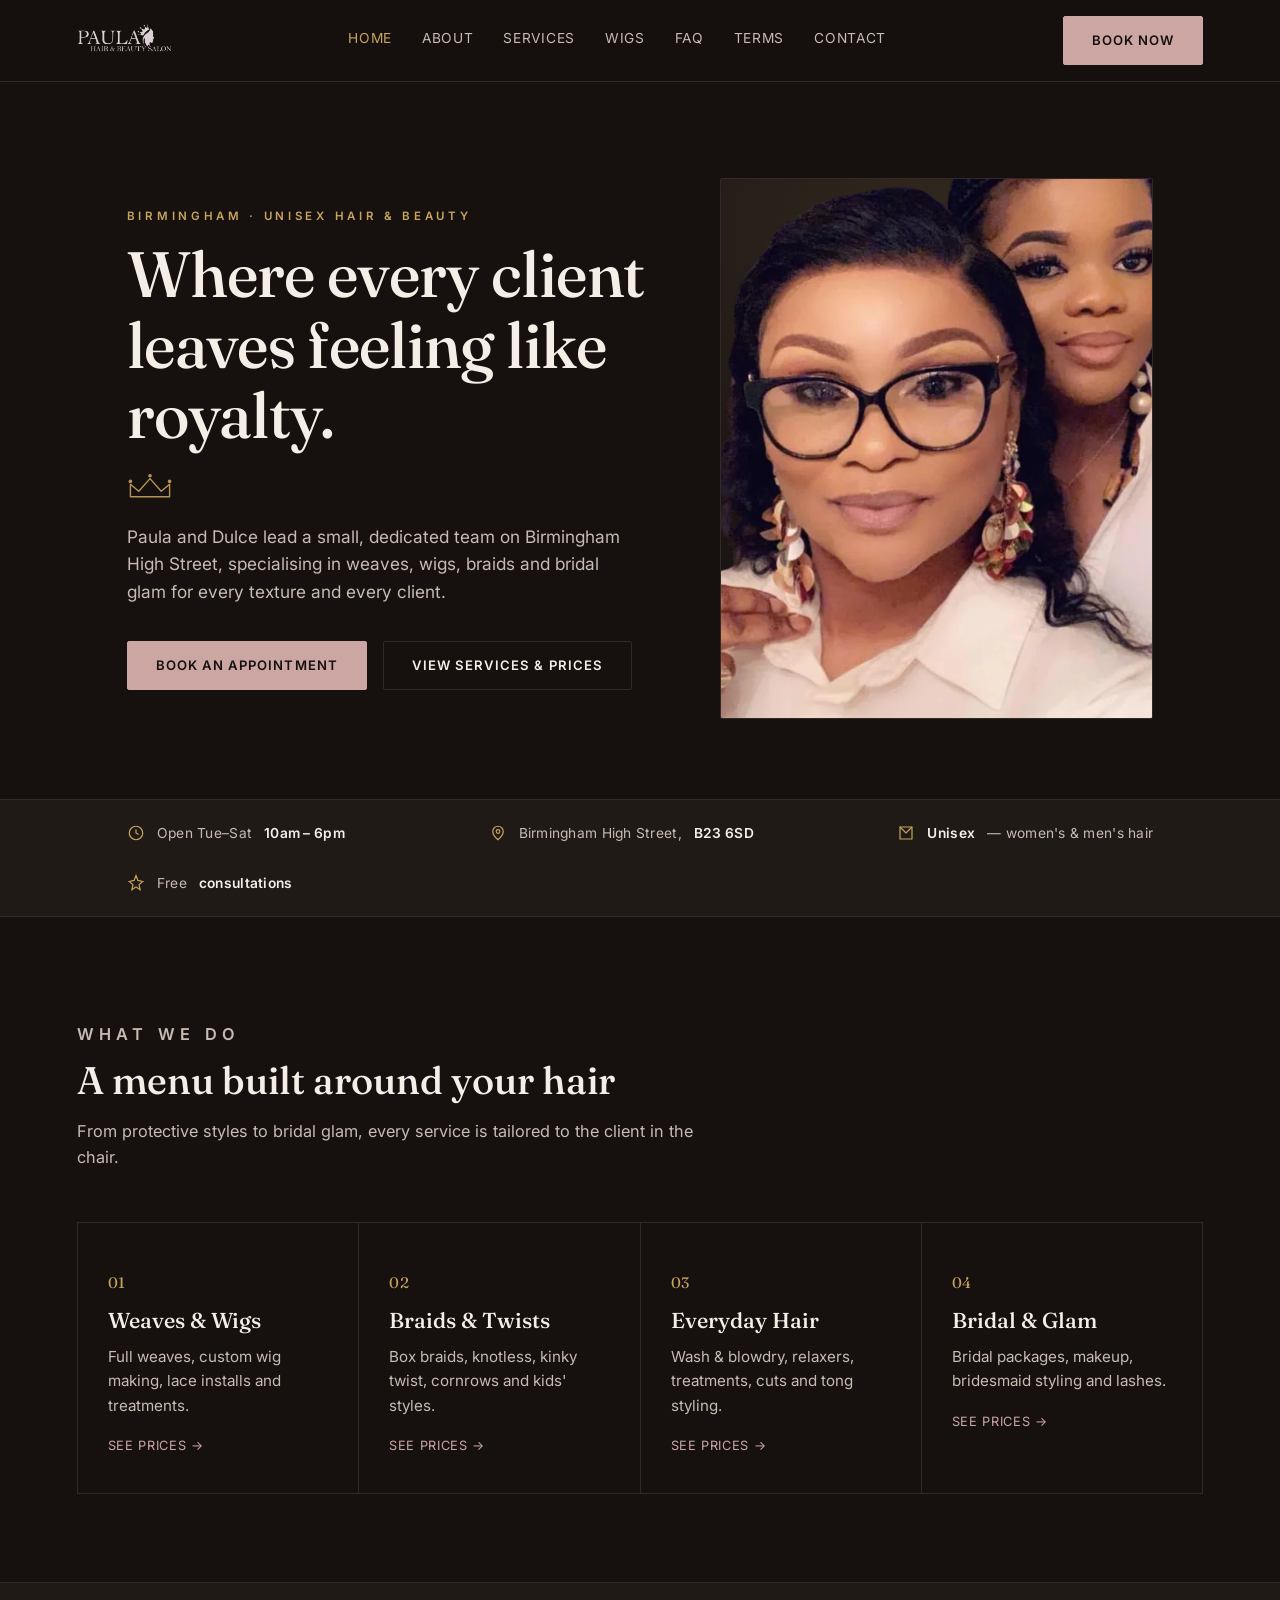
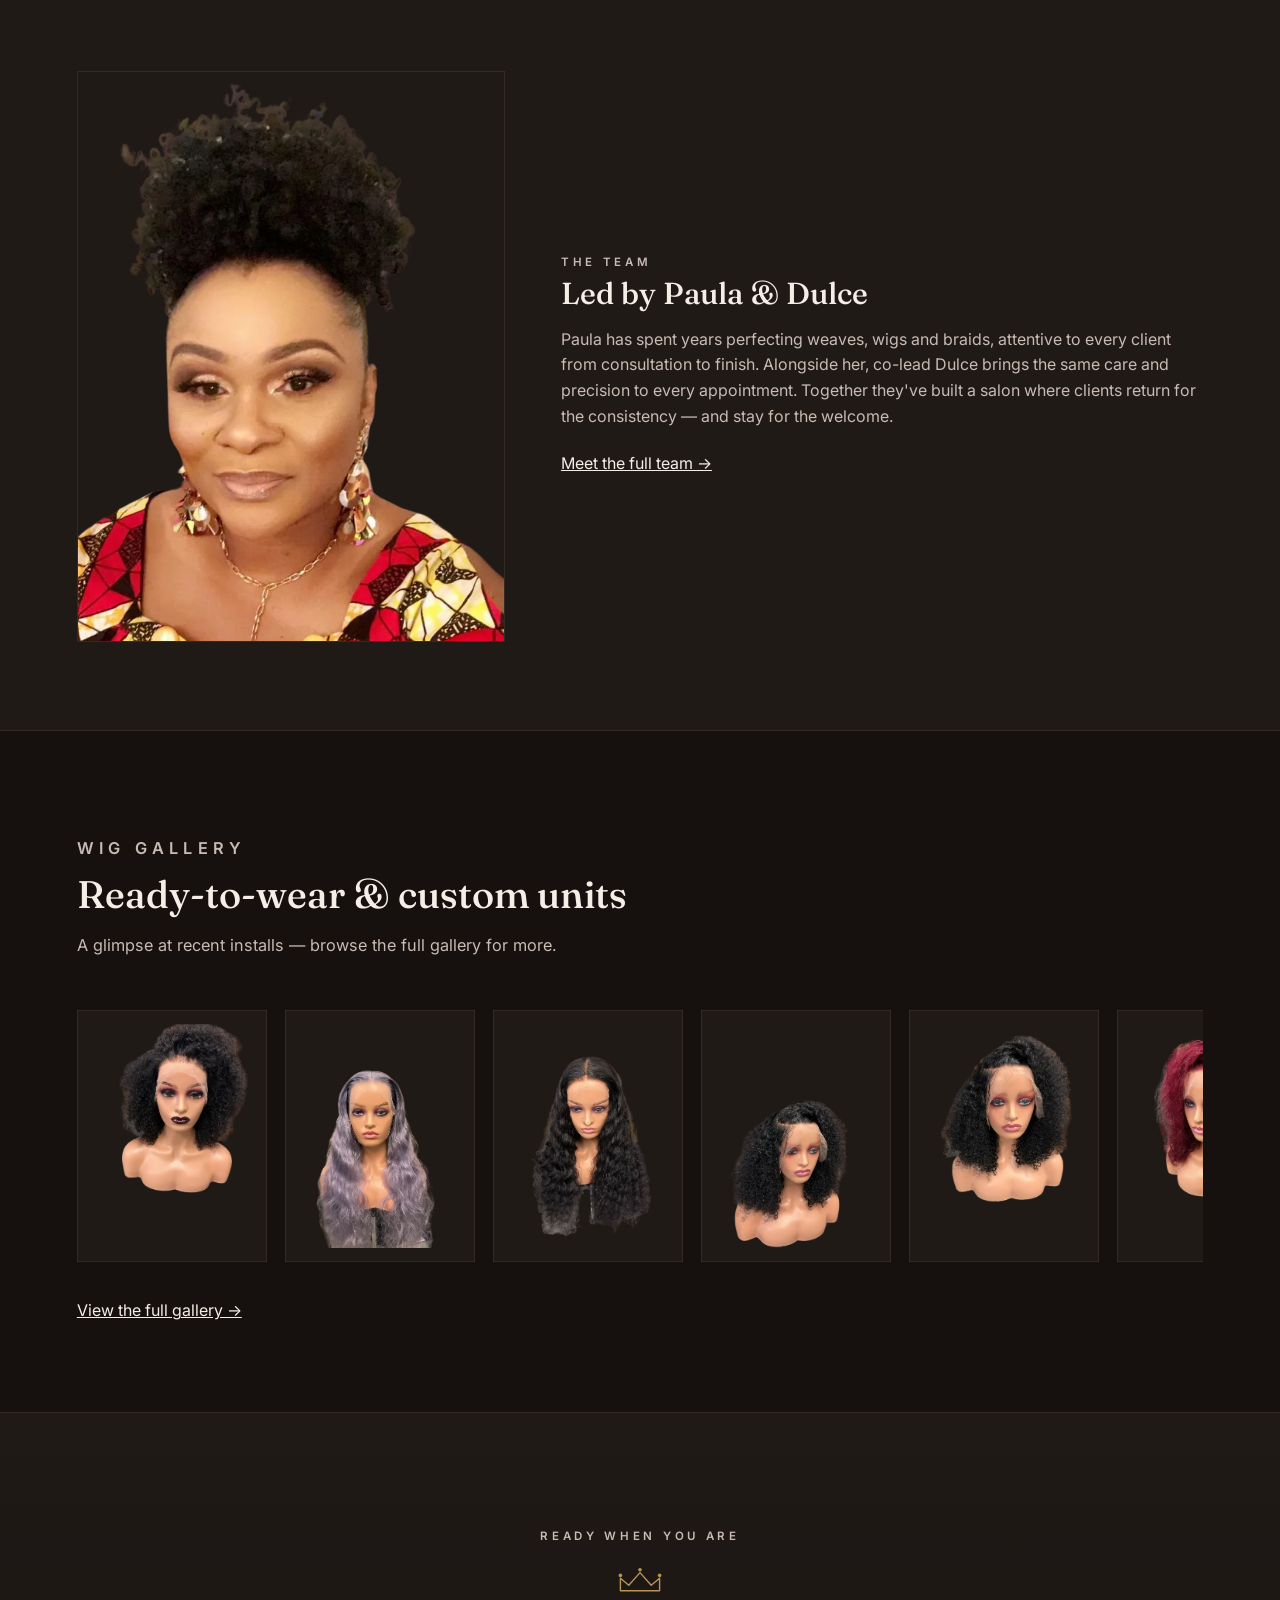
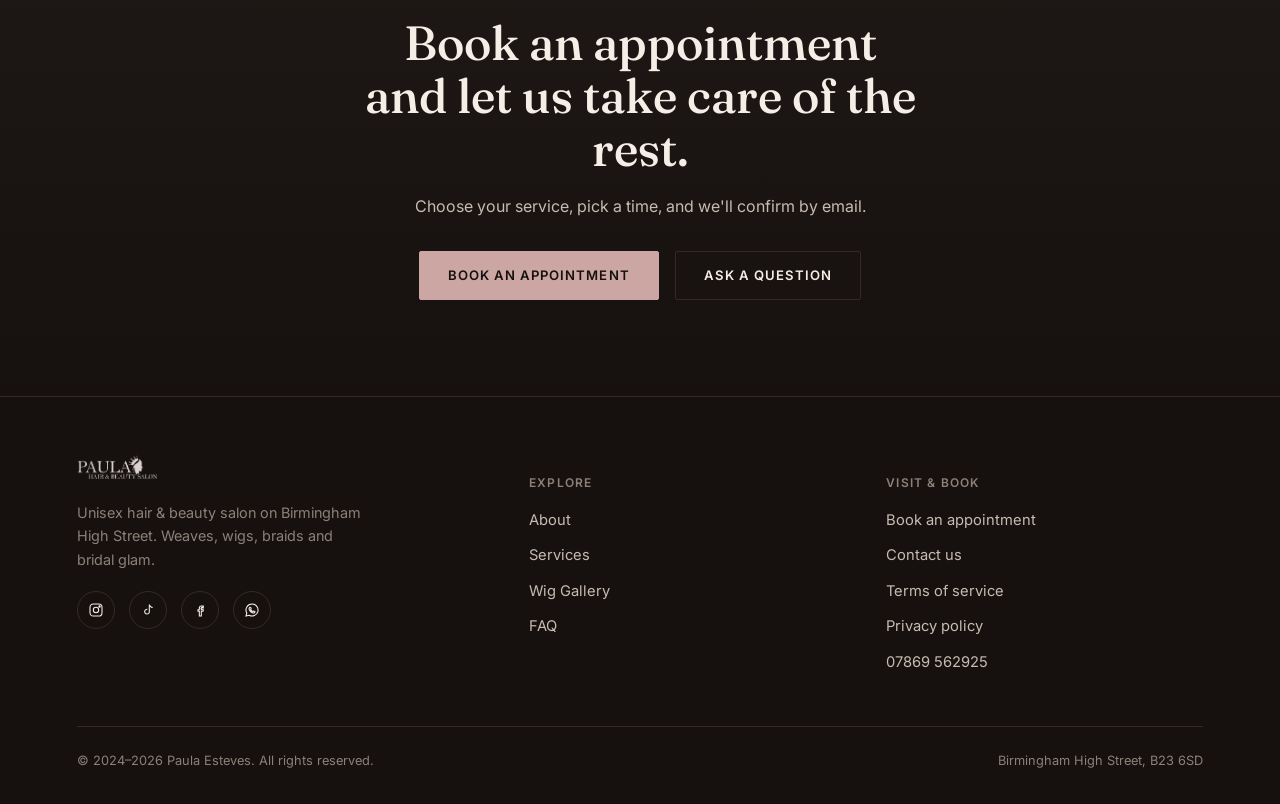
<file: index.html>
<!DOCTYPE html>
<html lang="en">
<head>
<meta charset="UTF-8">
<meta name="viewport" content="width=device-width, initial-scale=1.0">
<title>Paula's Hair &amp; Beauty Salon — Unisex Hair Salon in Birmingham</title>
<meta name="description" content="Paula's Hair & Beauty Salon: unisex hair and beauty in Birmingham. Weaves, wigs, braids, bridal glam and more. Book your appointment online.">
<meta property="og:type" content="website">
<meta property="og:url" content="https://paulashairandbeautysalon.com/">
<meta property="og:title" content="Paula's Hair &amp; Beauty Salon — Unisex Hair Salon in Birmingham">
<meta property="og:description" content="Paula's Hair & Beauty Salon: unisex hair and beauty in Birmingham. Weaves, wigs, braids, bridal glam and more. Book your appointment online.">
<meta property="og:image" content="https://paulashairandbeautysalon.com/assets/og-image.jpg">
<meta property="og:image:width" content="1200">
<meta property="og:image:height" content="630">
<meta name="twitter:card" content="summary_large_image">
<meta name="twitter:title" content="Paula's Hair &amp; Beauty Salon — Unisex Hair Salon in Birmingham">
<meta name="twitter:description" content="Paula's Hair & Beauty Salon: unisex hair and beauty in Birmingham. Weaves, wigs, braids, bridal glam and more. Book your appointment online.">
<meta name="twitter:image" content="https://paulashairandbeautysalon.com/assets/og-image.jpg">
<link rel="icon" type="image/x-icon" href="assets/favicon/favicon.ico">
<link rel="icon" type="image/png" sizes="32x32" href="assets/favicon/favicon-32x32.png">
<link rel="icon" type="image/png" sizes="16x16" href="assets/favicon/favicon-16x16.png">
<link rel="apple-touch-icon" href="assets/favicon/apple-touch-icon.png">
<link rel="manifest" href="assets/favicon/site.webmanifest">
<link rel="stylesheet" href="css/style.css">
</head>
<body>

<header class="site-header">
  <a href="index.html" class="brand"><img src="assets/logo.webp" alt="Paula's Hair &amp; Beauty Salon"></a>
  <nav class="site-nav" id="site-nav">
    <a href="index.html" class="current">Home</a>
    <a href="about.html">About</a>
    <a href="services.html">Services</a>
    <a href="wigs.html">Wigs</a>
    <a href="faq.html">FAQ</a>
    <a href="terms.html">Terms</a>
    <a href="contact.html">Contact</a>
  </nav>
  <div class="nav-actions">
    <a href="booking.html" class="btn btn-primary">Book Now</a>
    <button class="menu-toggle" aria-label="Toggle menu" aria-expanded="false" aria-controls="site-nav">
      <svg viewBox="0 0 24 24" fill="none" stroke="currentColor" stroke-width="1.6"><path d="M3 6h18M3 12h18M3 18h18"/></svg>
    </button>
  </div>
</header>

<section class="hero">
  <div>
    <p class="eyebrow">Birmingham &middot; Unisex Hair &amp; Beauty</p>
    <h1>Where every client<br>leaves feeling like royalty.</h1>
    <div class="crown-divider">
      <svg viewBox="0 0 64 40" fill="none" stroke="currentColor" stroke-width="2" stroke-linecap="round" stroke-linejoin="round">
        <path d="M4 34 L4 16 L16 26 L32 8 L48 26 L60 16 L60 34 Z"/>
        <circle cx="4" cy="12" r="2.6" fill="currentColor" stroke="none"/>
        <circle cx="32" cy="4" r="2.6" fill="currentColor" stroke="none"/>
        <circle cx="60" cy="12" r="2.6" fill="currentColor" stroke="none"/>
      </svg>
    </div>
    <p class="lede">Paula and Dulce lead a small, dedicated team on Birmingham High Street, specialising in weaves, wigs, braids and bridal glam for every texture and every client.</p>
    <div class="actions">
      <a href="booking.html" class="btn btn-primary">Book an appointment</a>
      <a href="services.html" class="btn btn-ghost">View services &amp; prices</a>
    </div>
  </div>
  <div class="hero-figure">
    <img src="assets/team/paula-dulce.webp" alt="Paula and Dulce, stylists at Paula's Hair &amp; Beauty Salon" width="560" height="700" loading="eager">
  </div>
</section>

<div class="strip">
  <div class="container">
    <div class="strip-item">
      <svg viewBox="0 0 24 24" fill="none" stroke="currentColor" stroke-width="1.6"><circle cx="12" cy="12" r="9"/><path d="M12 7v5l3.5 2"/></svg>
      Open Tue&ndash;Sat <strong>10am &ndash; 6pm</strong>
    </div>
    <div class="strip-item">
      <svg viewBox="0 0 24 24" fill="none" stroke="currentColor" stroke-width="1.6"><path d="M12 21s-7-6.1-7-11a7 7 0 0114 0c0 4.9-7 11-7 11z"/><circle cx="12" cy="10" r="2.4"/></svg>
      Birmingham High Street, <strong>B23 6SD</strong>
    </div>
    <div class="strip-item">
      <svg viewBox="0 0 24 24" fill="none" stroke="currentColor" stroke-width="1.6"><path d="M4 4h16v16H4z"/><path d="M4 4l8 8 8-8"/></svg>
      <strong>Unisex</strong> &mdash; women's &amp; men's hair
    </div>
    <div class="strip-item">
      <svg viewBox="0 0 24 24" fill="none" stroke="currentColor" stroke-width="1.6"><path d="M12 2l2.5 6.5L21 10l-5 4.2L17.5 21 12 17.3 6.5 21 8 14.2 3 10l6.5-1.5z"/></svg>
      Free <strong>consultations</strong>
    </div>
  </div>
</div>

<section class="block">
  <div class="container-inner">
    <div class="block-head">
      <p class="eyebrow">What we do</p>
      <h2>A menu built around your hair</h2>
      <p>From protective styles to bridal glam, every service is tailored to the client in the chair.</p>
    </div>
    <div class="card-grid">
      <div class="card reveal">
        <p class="num">01</p>
        <h3>Weaves &amp; Wigs</h3>
        <p>Full weaves, custom wig making, lace installs and treatments.</p>
        <a class="card-link" href="services.html#weaves">See prices &rarr;</a>
      </div>
      <div class="card reveal">
        <p class="num">02</p>
        <h3>Braids &amp; Twists</h3>
        <p>Box braids, knotless, kinky twist, cornrows and kids' styles.</p>
        <a class="card-link" href="services.html#braids">See prices &rarr;</a>
      </div>
      <div class="card reveal">
        <p class="num">03</p>
        <h3>Everyday Hair</h3>
        <p>Wash &amp; blowdry, relaxers, treatments, cuts and tong styling.</p>
        <a class="card-link" href="services.html#everyday">See prices &rarr;</a>
      </div>
      <div class="card reveal">
        <p class="num">04</p>
        <h3>Bridal &amp; Glam</h3>
        <p>Bridal packages, makeup, bridesmaid styling and lashes.</p>
        <a class="card-link" href="services.html#bridal">See prices &rarr;</a>
      </div>
    </div>
  </div>
</section>

<section class="block alt">
  <div class="container-inner">
    <div class="split reveal">
      <div class="split-figure">
        <img src="assets/team/paula.webp" alt="Paula Esteves, lead stylist" width="560" height="700" loading="lazy">
      </div>
      <div class="split-body">
        <p class="eyebrow">The team</p>
        <h3>Led by Paula &amp; Dulce</h3>
        <p>Paula has spent years perfecting weaves, wigs and braids, attentive to every client from consultation to finish. Alongside her, co-lead Dulce brings the same care and precision to every appointment. Together they've built a salon where clients return for the consistency &mdash; and stay for the welcome.</p>
        <a class="card-link" href="about.html" style="margin-top: 22px; display:inline-block;">Meet the full team &rarr;</a>
      </div>
    </div>
  </div>
</section>

<section class="block">
  <div class="container-inner">
    <div class="block-head">
      <p class="eyebrow">Wig gallery</p>
      <h2>Ready-to-wear &amp; custom units</h2>
      <p>A glimpse at recent installs &mdash; browse the full gallery for more.</p>
    </div>
    <div class="gallery-scroll reveal">
      <div class="g-item"><img src="assets/wigs/image1.webp" alt="Curly lace-front wig install" loading="lazy"></div>
      <div class="g-item"><img src="assets/wigs/image3.webp" alt="Wig install, front view" loading="lazy"></div>
      <div class="g-item"><img src="assets/wigs/image5.webp" alt="Wig install, front view" loading="lazy"></div>
      <div class="g-item"><img src="assets/wigs/image7.webp" alt="Wig install, front view" loading="lazy"></div>
      <div class="g-item"><img src="assets/wigs/image9.webp" alt="Wig install, front view" loading="lazy"></div>
      <div class="g-item"><img src="assets/wigs/image11.webp" alt="Wig install, front view" loading="lazy"></div>
      <div class="g-item"><img src="assets/wigs/image15.webp" alt="Wig install, front view" loading="lazy"></div>
      <div class="g-item"><img src="assets/wigs/image19.webp" alt="Wig install, front view" loading="lazy"></div>
    </div>
    <a class="card-link" href="wigs.html" style="margin-top: 24px; display:inline-block;">View the full gallery &rarr;</a>
  </div>
</section>

<section class="cta-band">
  <p class="eyebrow" style="text-align:center;">Ready when you are</p>
  <div class="crown-divider center">
    <svg viewBox="0 0 64 40" fill="none" stroke="currentColor" stroke-width="2" stroke-linecap="round" stroke-linejoin="round">
      <path d="M4 34 L4 16 L16 26 L32 8 L48 26 L60 16 L60 34 Z"/>
      <circle cx="4" cy="12" r="2.6" fill="currentColor" stroke="none"/>
      <circle cx="32" cy="4" r="2.6" fill="currentColor" stroke="none"/>
      <circle cx="60" cy="12" r="2.6" fill="currentColor" stroke="none"/>
    </svg>
  </div>
  <h2>Book an appointment and let us take care of the rest.</h2>
  <p>Choose your service, pick a time, and we'll confirm by email.</p>
  <div class="actions">
    <a href="booking.html" class="btn btn-primary">Book an appointment</a>
    <a href="contact.html" class="btn btn-ghost">Ask a question</a>
  </div>
</section>

<footer class="site-footer">
  <div class="footer-grid">
    <div class="footer-brand">
      <img src="assets/logo.webp" alt="Paula's Hair &amp; Beauty Salon">
      <p>Unisex hair &amp; beauty salon on Birmingham High Street. Weaves, wigs, braids and bridal glam.</p>
      <div class="footer-social" style="margin-top:20px;">
        <a href="https://www.instagram.com/paulasunisexhair01/" aria-label="Instagram" target="_blank" rel="noopener"><svg viewBox="0 0 24 24" fill="none" stroke="currentColor" stroke-width="1.6"><rect x="3" y="3" width="18" height="18" rx="5"/><circle cx="12" cy="12" r="4"/><circle cx="17.3" cy="6.7" r="1"/></svg></a>
        <a href="https://www.tiktok.com/@hairxpaulax" aria-label="TikTok" target="_blank" rel="noopener"><svg viewBox="0 0 24 24" fill="none" stroke="currentColor" stroke-width="1.6"><path d="M14 4v10.5a3.5 3.5 0 11-3-3.46"/><path d="M14 4c.5 2.4 2.2 4 5 4.2"/></svg></a>
        <a href="https://www.facebook.com/p/Paulas-unisex-hair-salon-100063559331824/" aria-label="Facebook" target="_blank" rel="noopener"><svg viewBox="0 0 24 24" fill="none" stroke="currentColor" stroke-width="1.6"><path d="M14 9h3V6h-3c-1.7 0-3 1.3-3 3v2.5H9V14h2v7h3v-7h2.5l.5-2.5H14V9c0-.6.4-1 1-1z"/></svg></a>
        <a href="https://wa.me/447869562925" aria-label="WhatsApp" target="_blank" rel="noopener"><svg viewBox="0 0 24 24" fill="none" stroke="currentColor" stroke-width="1.6"><path d="M12 3a9 9 0 00-7.8 13.5L3 21l4.6-1.2A9 9 0 1012 3z"/><path d="M8.5 8.4c.2-.5.4-.5.6-.5h.5c.2 0 .4 0 .5.3.2.4.6 1.4.6 1.5.1.1.1.3 0 .4-.1.2-.2.3-.3.4l-.4.4c-.1.1-.2.3-.1.5.2.3.7 1.1 1.4 1.7.9.8 1.7 1.1 2 1.2.2.1.4.1.5-.1l.5-.6c.2-.2.4-.2.6-.1l1.3.6c.2.1.3.2.3.4 0 .8-.3 1.6-1.4 1.9-.7.2-1.6.3-3.3-.6-1.9-1-3.1-2.9-3.2-3-.1-.1-1-1.3-1-2.5 0-1.1.6-1.7.8-1.9z"/></svg></a>
      </div>
    </div>
    <div class="footer-col">
      <h5>Explore</h5>
      <a href="about.html">About</a>
      <a href="services.html">Services</a>
      <a href="wigs.html">Wig Gallery</a>
      <a href="faq.html">FAQ</a>
    </div>
    <div class="footer-col">
      <h5>Visit &amp; Book</h5>
      <a href="booking.html">Book an appointment</a>
      <a href="contact.html">Contact us</a>
      <a href="terms.html">Terms of service</a>
      <a href="privacy.html">Privacy policy</a>
      <a href="tel:07869562925">07869 562925</a>
    </div>
  </div>
  <div class="footer-bottom">
    <span>&copy; 2024&ndash;2026 Paula Esteves. All rights reserved.</span>
    <span>Birmingham High Street, B23 6SD</span>
  </div>
</footer>

<script src="js/main.js"></script>
</body>
</html>
</file>
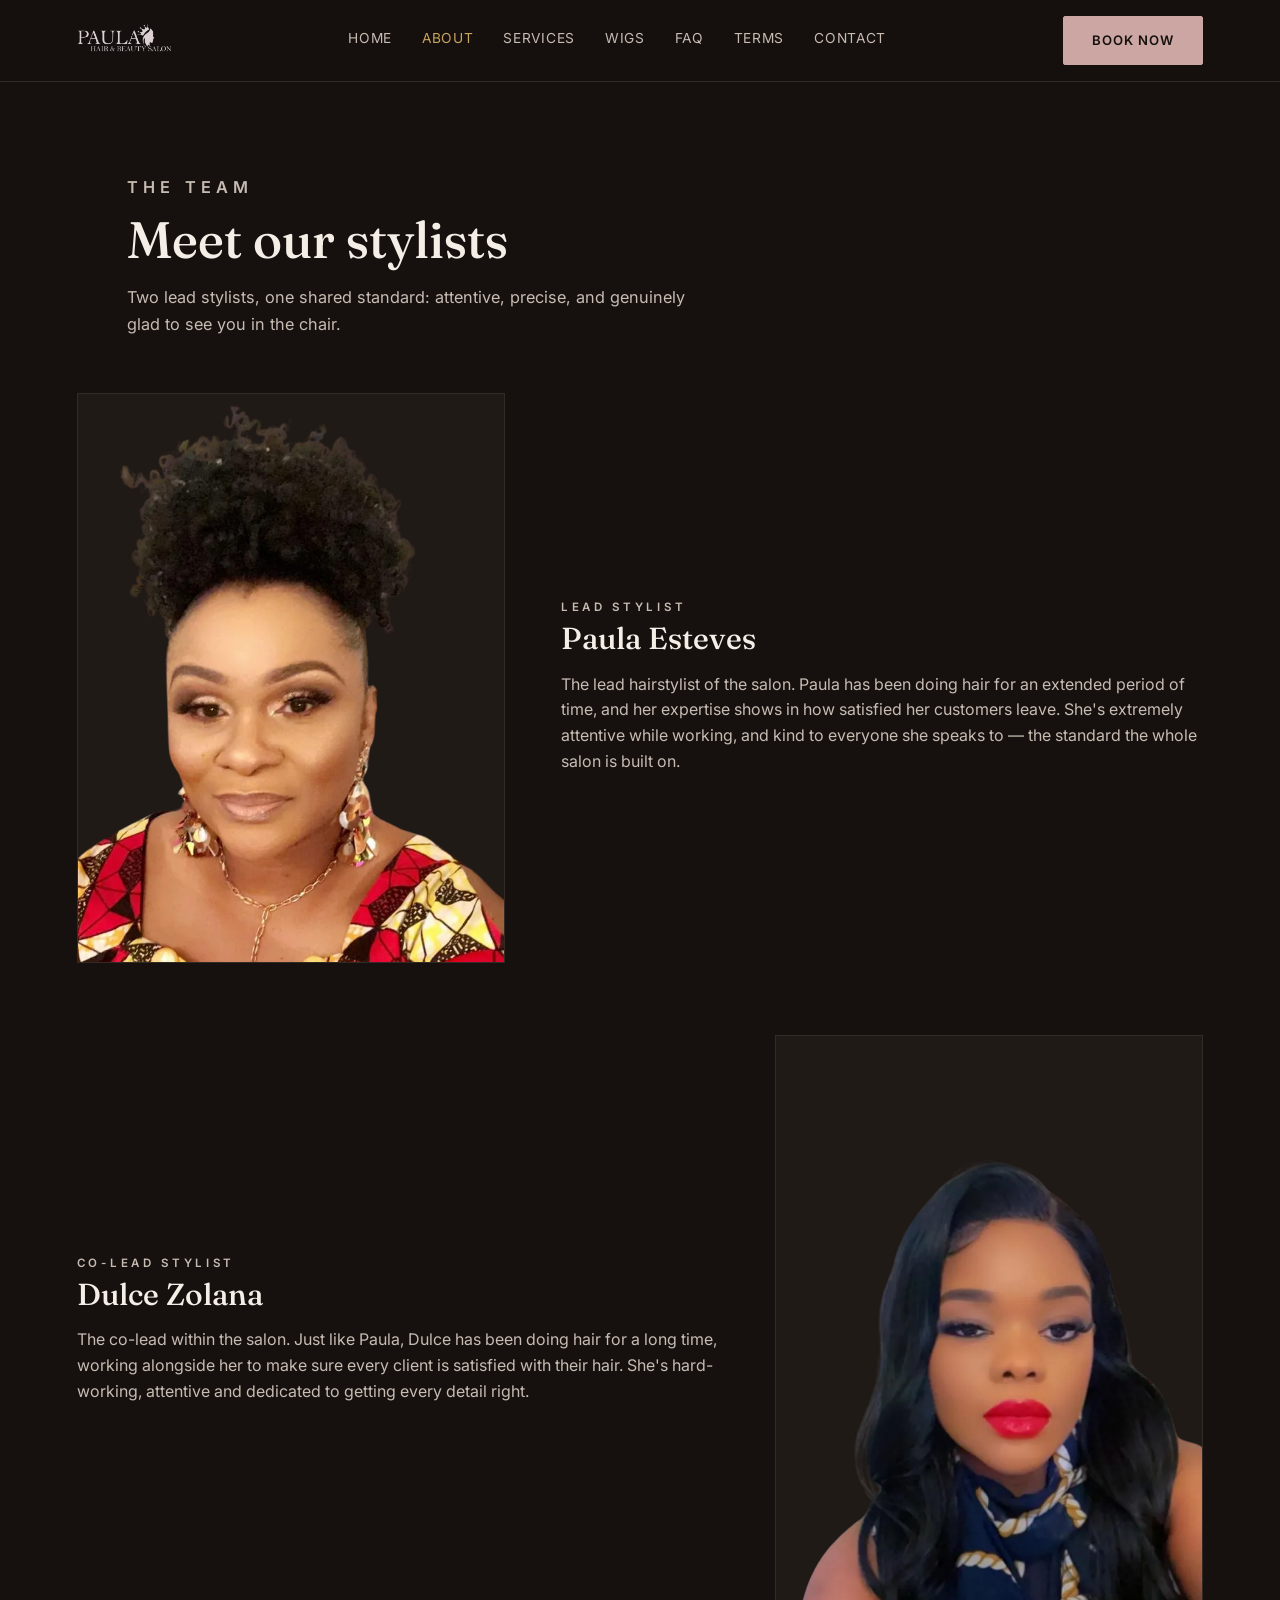
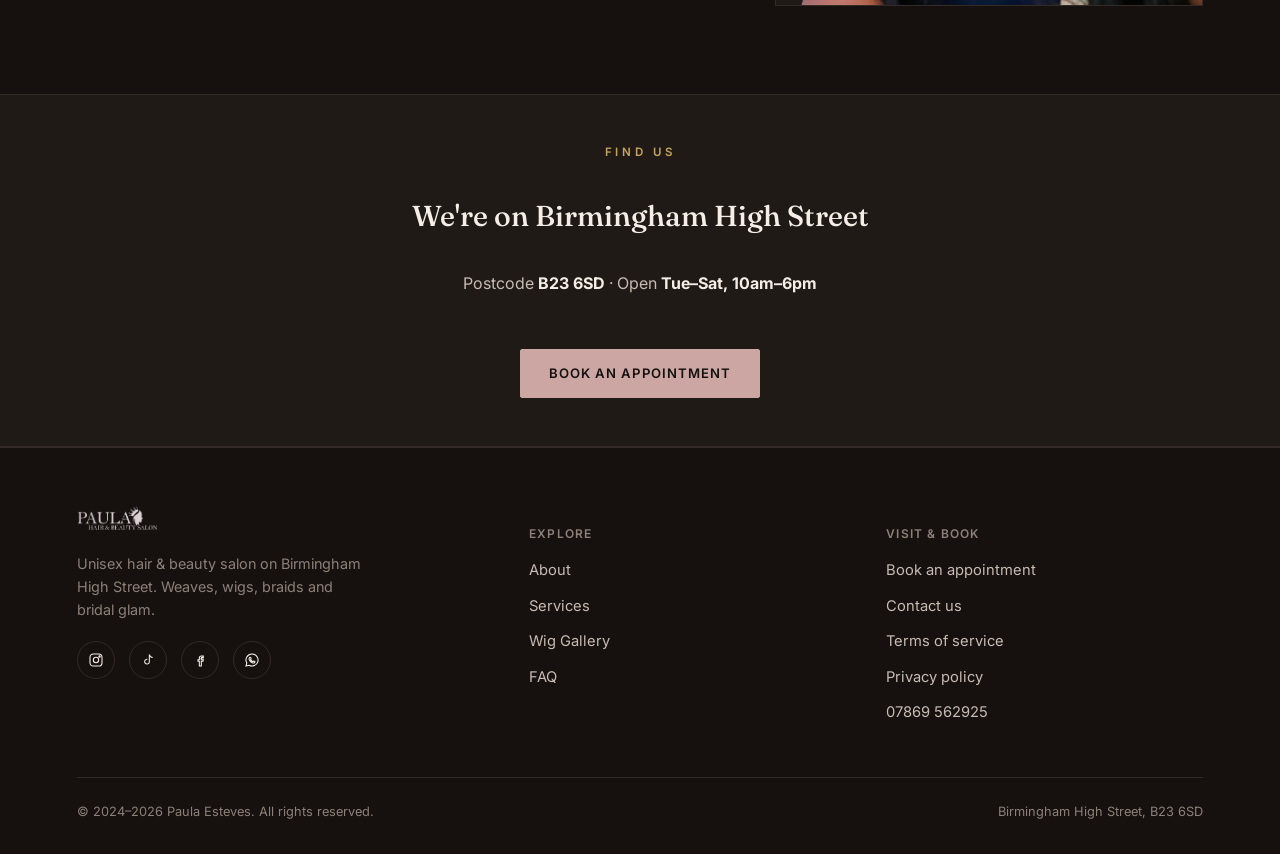
<file: about.html>
<!DOCTYPE html>
<html lang="en">
<head>
<meta charset="UTF-8">
<meta name="viewport" content="width=device-width, initial-scale=1.0">
<title>About | Paula's Hair &amp; Beauty Salon</title>
<meta name="description" content="Meet Paula and Dulce, the stylists behind Paula's Hair & Beauty Salon in Birmingham.">
<meta property="og:type" content="website">
<meta property="og:url" content="https://paulashairandbeautysalon.com/about.html">
<meta property="og:title" content="About | Paula's Hair &amp; Beauty Salon">
<meta property="og:description" content="Meet Paula and Dulce, the stylists behind Paula's Hair & Beauty Salon in Birmingham.">
<meta property="og:image" content="https://paulashairandbeautysalon.com/assets/og-image.jpg">
<meta property="og:image:width" content="1200">
<meta property="og:image:height" content="630">
<meta name="twitter:card" content="summary_large_image">
<meta name="twitter:title" content="About | Paula's Hair &amp; Beauty Salon">
<meta name="twitter:description" content="Meet Paula and Dulce, the stylists behind Paula's Hair & Beauty Salon in Birmingham.">
<meta name="twitter:image" content="https://paulashairandbeautysalon.com/assets/og-image.jpg">
<link rel="icon" type="image/x-icon" href="assets/favicon/favicon.ico">
<link rel="icon" type="image/png" sizes="32x32" href="assets/favicon/favicon-32x32.png">
<link rel="icon" type="image/png" sizes="16x16" href="assets/favicon/favicon-16x16.png">
<link rel="apple-touch-icon" href="assets/favicon/apple-touch-icon.png">
<link rel="manifest" href="assets/favicon/site.webmanifest">
<link rel="stylesheet" href="css/style.css">
</head>
<body>

<header class="site-header">
  <a href="index.html" class="brand"><img src="assets/logo.webp" alt="Paula's Hair &amp; Beauty Salon"></a>
  <nav class="site-nav" id="site-nav">
    <a href="index.html">Home</a>
    <a href="about.html" class="current">About</a>
    <a href="services.html">Services</a>
    <a href="wigs.html">Wigs</a>
    <a href="faq.html">FAQ</a>
    <a href="terms.html">Terms</a>
    <a href="contact.html">Contact</a>
  </nav>
  <div class="nav-actions">
    <a href="booking.html" class="btn btn-primary">Book Now</a>
    <button class="menu-toggle" aria-label="Toggle menu" aria-expanded="false" aria-controls="site-nav">
      <svg viewBox="0 0 24 24" fill="none" stroke="currentColor" stroke-width="1.6"><path d="M3 6h18M3 12h18M3 18h18"/></svg>
    </button>
  </div>
</header>

<section class="page-hero">
  <p class="eyebrow">The team</p>
  <h1>Meet our stylists</h1>
  <p>Two lead stylists, one shared standard: attentive, precise, and genuinely glad to see you in the chair.</p>
</section>

<section class="block" style="padding-top:0;">
  <div class="container-inner">
    <div class="split reveal">
      <div class="split-figure">
        <img src="assets/team/paula.webp" alt="Paula Esteves" width="560" height="700" loading="lazy">
      </div>
      <div class="split-body">
        <p class="eyebrow">Lead Stylist</p>
        <h3>Paula Esteves</h3>
        <p>The lead hairstylist of the salon. Paula has been doing hair for an extended period of time, and her expertise shows in how satisfied her customers leave. She's extremely attentive while working, and kind to everyone she speaks to &mdash; the standard the whole salon is built on.</p>
      </div>
    </div>

    <div class="split reverse reveal">
      <div class="split-figure">
        <img src="assets/team/dulce.webp" alt="Dulce Zolana" width="560" height="700" loading="lazy">
      </div>
      <div class="split-body">
        <p class="eyebrow">Co-Lead Stylist</p>
        <h3>Dulce Zolana</h3>
        <p>The co-lead within the salon. Just like Paula, Dulce has been doing hair for a long time, working alongside her to make sure every client is satisfied with their hair. She's hard-working, attentive and dedicated to getting every detail right.</p>
      </div>
    </div>
  </div>
</section>

<section class="strip">
  <div class="container" style="justify-content:center; text-align:center; flex-direction:column; padding-block:48px;">
    <p class="eyebrow">Find us</p>
    <h2 style="margin-top:10px; font-size:1.8rem;">We're on Birmingham High Street</h2>
    <p style="margin-top:12px; color:var(--cream-dim);">Postcode <strong style="color:var(--cream);">B23 6SD</strong> &middot; Open <strong style="color:var(--cream);">Tue&ndash;Sat, 10am&ndash;6pm</strong></p>
    <a href="booking.html" class="btn btn-primary" style="margin-top:24px; align-self:center;">Book an appointment</a>
  </div>
</section>

<footer class="site-footer">
  <div class="footer-grid">
    <div class="footer-brand">
      <img src="assets/logo.webp" alt="Paula's Hair &amp; Beauty Salon">
      <p>Unisex hair &amp; beauty salon on Birmingham High Street. Weaves, wigs, braids and bridal glam.</p>
      <div class="footer-social" style="margin-top:20px;">
        <a href="https://www.instagram.com/paulasunisexhair01/" aria-label="Instagram" target="_blank" rel="noopener"><svg viewBox="0 0 24 24" fill="none" stroke="currentColor" stroke-width="1.6"><rect x="3" y="3" width="18" height="18" rx="5"/><circle cx="12" cy="12" r="4"/><circle cx="17.3" cy="6.7" r="1"/></svg></a>
        <a href="https://www.tiktok.com/@hairxpaulax" aria-label="TikTok" target="_blank" rel="noopener"><svg viewBox="0 0 24 24" fill="none" stroke="currentColor" stroke-width="1.6"><path d="M14 4v10.5a3.5 3.5 0 11-3-3.46"/><path d="M14 4c.5 2.4 2.2 4 5 4.2"/></svg></a>
        <a href="https://www.facebook.com/p/Paulas-unisex-hair-salon-100063559331824/" aria-label="Facebook" target="_blank" rel="noopener"><svg viewBox="0 0 24 24" fill="none" stroke="currentColor" stroke-width="1.6"><path d="M14 9h3V6h-3c-1.7 0-3 1.3-3 3v2.5H9V14h2v7h3v-7h2.5l.5-2.5H14V9c0-.6.4-1 1-1z"/></svg></a>
        <a href="https://wa.me/447869562925" aria-label="WhatsApp" target="_blank" rel="noopener"><svg viewBox="0 0 24 24" fill="none" stroke="currentColor" stroke-width="1.6"><path d="M12 3a9 9 0 00-7.8 13.5L3 21l4.6-1.2A9 9 0 1012 3z"/><path d="M8.5 8.4c.2-.5.4-.5.6-.5h.5c.2 0 .4 0 .5.3.2.4.6 1.4.6 1.5.1.1.1.3 0 .4-.1.2-.2.3-.3.4l-.4.4c-.1.1-.2.3-.1.5.2.3.7 1.1 1.4 1.7.9.8 1.7 1.1 2 1.2.2.1.4.1.5-.1l.5-.6c.2-.2.4-.2.6-.1l1.3.6c.2.1.3.2.3.4 0 .8-.3 1.6-1.4 1.9-.7.2-1.6.3-3.3-.6-1.9-1-3.1-2.9-3.2-3-.1-.1-1-1.3-1-2.5 0-1.1.6-1.7.8-1.9z"/></svg></a>
      </div>
    </div>
    <div class="footer-col">
      <h5>Explore</h5>
      <a href="about.html">About</a>
      <a href="services.html">Services</a>
      <a href="wigs.html">Wig Gallery</a>
      <a href="faq.html">FAQ</a>
    </div>
    <div class="footer-col">
      <h5>Visit &amp; Book</h5>
      <a href="booking.html">Book an appointment</a>
      <a href="contact.html">Contact us</a>
      <a href="terms.html">Terms of service</a>
      <a href="privacy.html">Privacy policy</a>
      <a href="tel:07869562925">07869 562925</a>
    </div>
  </div>
  <div class="footer-bottom">
    <span>&copy; 2024&ndash;2026 Paula Esteves. All rights reserved.</span>
    <span>Birmingham High Street, B23 6SD</span>
  </div>
</footer>

<script src="js/main.js"></script>
</body>
</html>
</file>
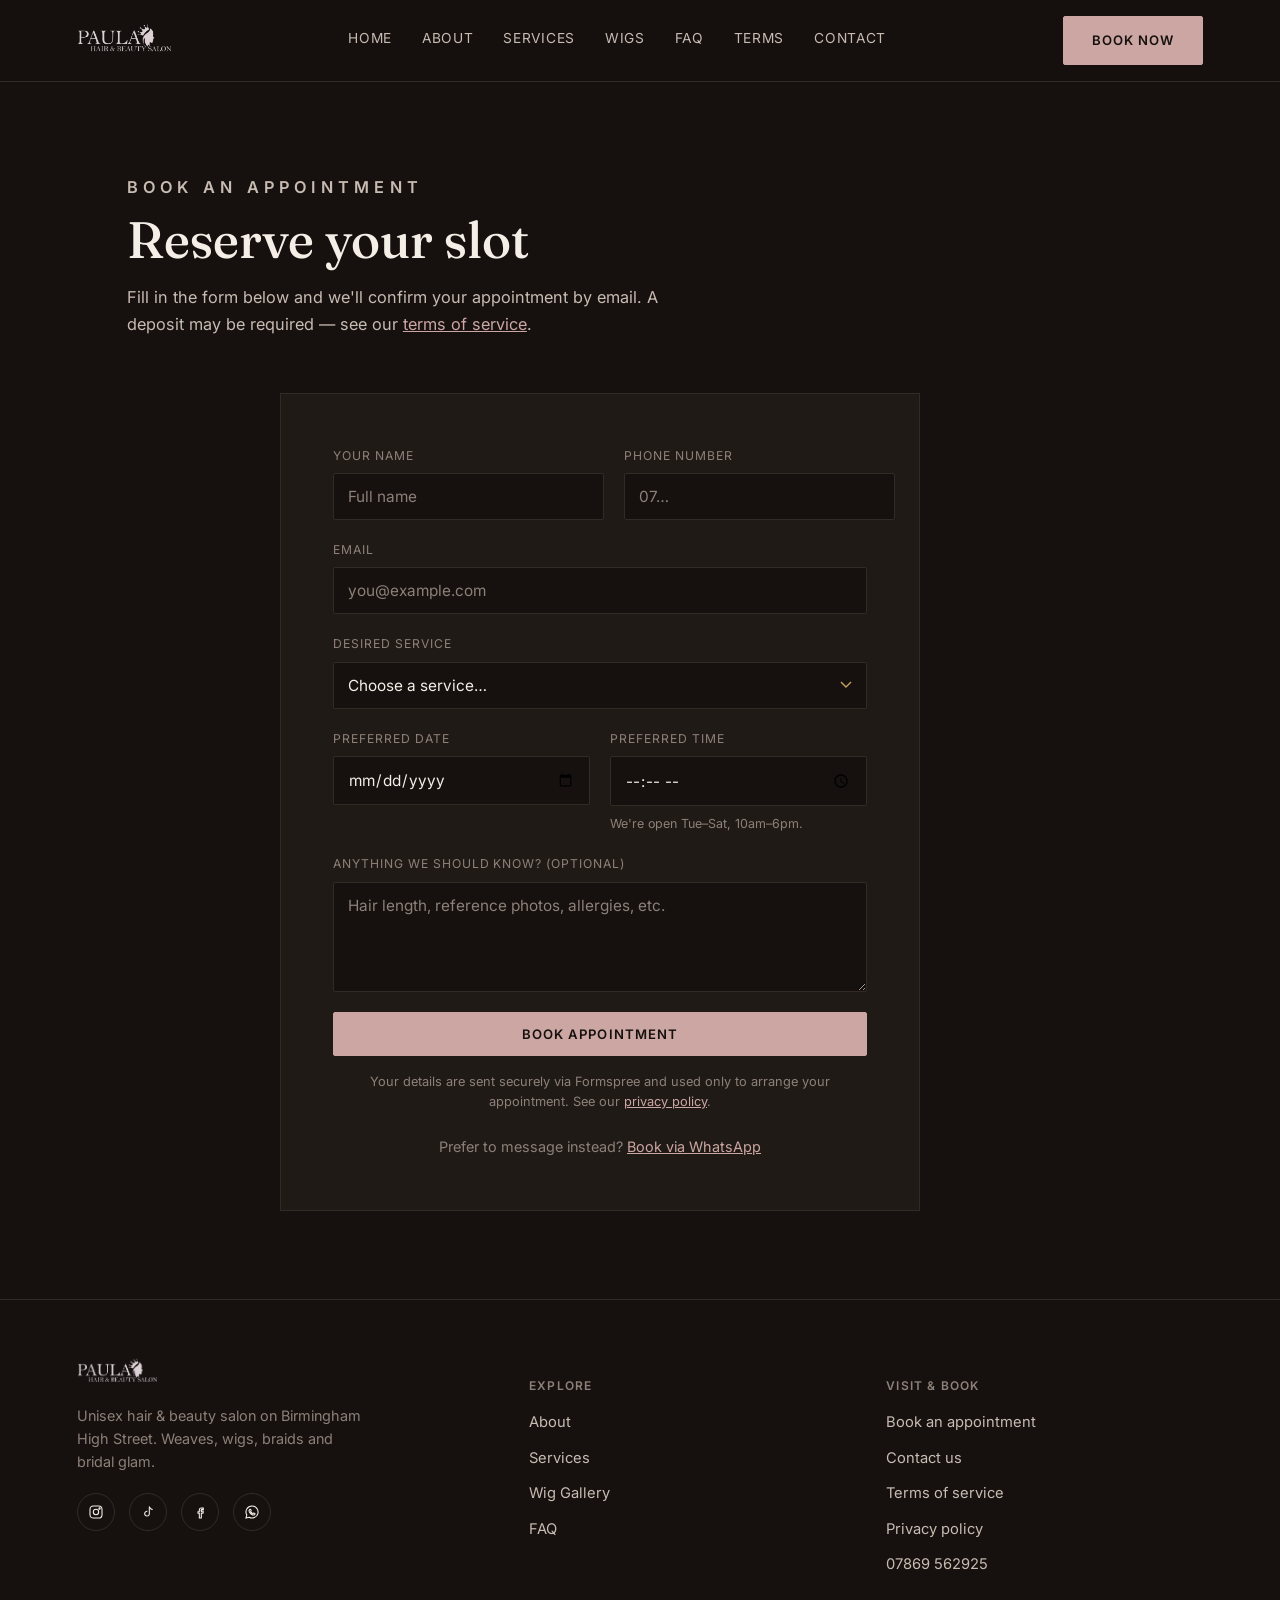
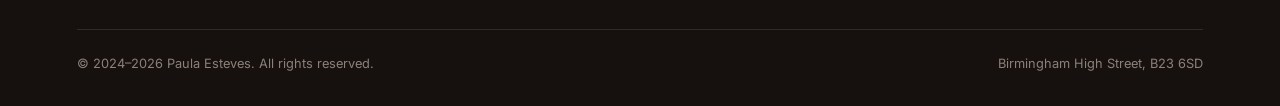
<file: booking.html>
<!DOCTYPE html>
<html lang="en">
<head>
<meta charset="UTF-8">
<meta name="viewport" content="width=device-width, initial-scale=1.0">
<title>Book an Appointment | Paula's Hair &amp; Beauty Salon</title>
<meta name="description" content="Book your appointment online at Paula's Hair & Beauty Salon in Birmingham.">
<meta property="og:type" content="website">
<meta property="og:url" content="https://paulashairandbeautysalon.com/booking.html">
<meta property="og:title" content="Book an Appointment | Paula's Hair &amp; Beauty Salon">
<meta property="og:description" content="Book your appointment online at Paula's Hair & Beauty Salon in Birmingham.">
<meta property="og:image" content="https://paulashairandbeautysalon.com/assets/og-image.jpg">
<meta property="og:image:width" content="1200">
<meta property="og:image:height" content="630">
<meta name="twitter:card" content="summary_large_image">
<meta name="twitter:title" content="Book an Appointment | Paula's Hair &amp; Beauty Salon">
<meta name="twitter:description" content="Book your appointment online at Paula's Hair & Beauty Salon in Birmingham.">
<meta name="twitter:image" content="https://paulashairandbeautysalon.com/assets/og-image.jpg">
<link rel="icon" type="image/x-icon" href="assets/favicon/favicon.ico">
<link rel="icon" type="image/png" sizes="32x32" href="assets/favicon/favicon-32x32.png">
<link rel="icon" type="image/png" sizes="16x16" href="assets/favicon/favicon-16x16.png">
<link rel="apple-touch-icon" href="assets/favicon/apple-touch-icon.png">
<link rel="manifest" href="assets/favicon/site.webmanifest">
<link rel="stylesheet" href="css/style.css">
</head>
<body>

<header class="site-header">
  <a href="index.html" class="brand"><img src="assets/logo.webp" alt="Paula's Hair &amp; Beauty Salon"></a>
  <nav class="site-nav" id="site-nav">
    <a href="index.html">Home</a>
    <a href="about.html">About</a>
    <a href="services.html">Services</a>
    <a href="wigs.html">Wigs</a>
    <a href="faq.html">FAQ</a>
    <a href="terms.html">Terms</a>
    <a href="contact.html">Contact</a>
  </nav>
  <div class="nav-actions">
    <a href="booking.html" class="btn btn-primary">Book Now</a>
    <button class="menu-toggle" aria-label="Toggle menu" aria-expanded="false" aria-controls="site-nav">
      <svg viewBox="0 0 24 24" fill="none" stroke="currentColor" stroke-width="1.6"><path d="M3 6h18M3 12h18M3 18h18"/></svg>
    </button>
  </div>
</header>

<section class="page-hero">
  <p class="eyebrow">Book an appointment</p>
  <h1>Reserve your slot</h1>
  <p>Fill in the form below and we'll confirm your appointment by email. A deposit may be required &mdash; see our <a href="terms.html" style="color:var(--rose);">terms of service</a>.</p>
</section>

<section class="block" style="padding-top:0;">
  <div class="container-inner" style="max-width: 720px;">
    <div class="form-wrap reveal">

      <!--
        FORMSPREE SETUP
        1. Create a form at https://formspree.io and copy its endpoint.
        2. Replace YOUR_FORM_ID below with your real Formspree form ID
           (e.g. https://formspree.io/f/abcdwxyz).
        3. Each submission — name, contact details, service and requested
           date/time — will land straight in your Formspree inbox/email,
           no database or backend required.
      -->
      <form id="bookingForm" data-formspree action="https://formspree.io/f/xljrljpy" method="POST">
        <div class="form-status"></div>

        <input type="text" name="_gotcha" class="honeypot" tabindex="-1" autocomplete="off">
        <input type="hidden" name="_subject" value="New booking request">

        <div class="form-grid">
          <div class="field">
            <label for="b-name">Your name</label>
            <input type="text" id="b-name" name="name" placeholder="Full name" autocomplete="name" maxlength="100" required>
          </div>
          <div class="field">
            <label for="b-phone">Phone number</label>
            <input type="tel" id="b-phone" name="phone" placeholder="07&hellip;" autocomplete="tel" maxlength="20" required>
          </div>
        </div>

        <div class="field">
          <label for="b-email">Email</label>
          <input type="email" id="b-email" name="email" placeholder="you@example.com" autocomplete="email" maxlength="100" required>
        </div>

        <div class="field">
          <label for="b-service">Desired service</label>
          <select id="b-service" name="service" required>
            <option value="" disabled selected>Choose a service&hellip;</option>
            <optgroup label="Weaves & Wigs">
              <option>Full Weave — £60</option>
              <option>Wig Making — £60</option>
              <option>Wig Treatment & Set — from £35</option>
              <option>Wig Installation — from £50</option>
            </optgroup>
            <optgroup label="Braids & Twists">
              <option>Box Braids — from £70</option>
              <option>Kinky Twist — from £60</option>
              <option>Knotless — from £80</option>
              <option>Crochet — from £50</option>
              <option>Kids Cornrows — from £35</option>
              <option>Ponytail — from £40</option>
              <option>Cornrows — from £50</option>
            </optgroup>
            <optgroup label="Everyday Hair">
              <option>Relaxer — from £45</option>
              <option>Wash & Blowdry — £20</option>
              <option>Hair Treatments — £35</option>
              <option>Curly Perm — £60</option>
              <option>Curly Tong — £20</option>
              <option>Straight Tong — £20</option>
              <option>Cut and Style — from £45</option>
            </optgroup>
            <optgroup label="Bridal & Glam">
              <option>Bridal Service — £450</option>
              <option>Normal Makeup — £45</option>
              <option>Bridesmaid — from £50</option>
              <option>Single Lashes — £20</option>
            </optgroup>
          </select>
        </div>

        <div class="form-grid">
          <div class="field">
            <label for="b-date">Preferred date</label>
            <input type="date" id="b-date" name="date" required>
          </div>
          <div class="field">
            <label for="b-time">Preferred time</label>
            <input type="time" id="b-time" name="time" min="10:00" max="18:00" required>
            <span class="field-hint">We're open Tue&ndash;Sat, 10am&ndash;6pm.</span>
          </div>
        </div>

        <div class="field">
          <label for="b-notes">Anything we should know? (optional)</label>
          <textarea id="b-notes" name="notes" placeholder="Hair length, reference photos, allergies, etc." maxlength="1000"></textarea>
        </div>

        <button type="submit" class="btn btn-primary">Book appointment</button>

        <p style="text-align:center; margin-top:16px; font-size:0.8rem; color:var(--cream-faint);">
          Your details are sent securely via Formspree and used only to arrange your appointment. See our <a href="privacy.html" style="color:var(--rose);">privacy policy</a>.
        </p>
      </form>

      <p style="text-align:center; margin-top:22px; font-size:0.9rem; color:var(--cream-faint);">
        Prefer to message instead? <a href="https://wa.me/447869562925?text=Hi%20Paula%2C%20I%27d%20like%20to%20book%20an%20appointment" target="_blank" rel="noopener" style="color:var(--rose);">Book via WhatsApp</a>
      </p>
    </div>
  </div>
</section>

<footer class="site-footer">
  <div class="footer-grid">
    <div class="footer-brand">
      <img src="assets/logo.webp" alt="Paula's Hair &amp; Beauty Salon">
      <p>Unisex hair &amp; beauty salon on Birmingham High Street. Weaves, wigs, braids and bridal glam.</p>
      <div class="footer-social" style="margin-top:20px;">
        <a href="https://www.instagram.com/paulasunisexhair01/" aria-label="Instagram" target="_blank" rel="noopener"><svg viewBox="0 0 24 24" fill="none" stroke="currentColor" stroke-width="1.6"><rect x="3" y="3" width="18" height="18" rx="5"/><circle cx="12" cy="12" r="4"/><circle cx="17.3" cy="6.7" r="1"/></svg></a>
        <a href="https://www.tiktok.com/@hairxpaulax" aria-label="TikTok" target="_blank" rel="noopener"><svg viewBox="0 0 24 24" fill="none" stroke="currentColor" stroke-width="1.6"><path d="M14 4v10.5a3.5 3.5 0 11-3-3.46"/><path d="M14 4c.5 2.4 2.2 4 5 4.2"/></svg></a>
        <a href="https://www.facebook.com/p/Paulas-unisex-hair-salon-100063559331824/" aria-label="Facebook" target="_blank" rel="noopener"><svg viewBox="0 0 24 24" fill="none" stroke="currentColor" stroke-width="1.6"><path d="M14 9h3V6h-3c-1.7 0-3 1.3-3 3v2.5H9V14h2v7h3v-7h2.5l.5-2.5H14V9c0-.6.4-1 1-1z"/></svg></a>
        <a href="https://wa.me/447869562925" aria-label="WhatsApp" target="_blank" rel="noopener"><svg viewBox="0 0 24 24" fill="none" stroke="currentColor" stroke-width="1.6"><path d="M12 3a9 9 0 00-7.8 13.5L3 21l4.6-1.2A9 9 0 1012 3z"/><path d="M8.5 8.4c.2-.5.4-.5.6-.5h.5c.2 0 .4 0 .5.3.2.4.6 1.4.6 1.5.1.1.1.3 0 .4-.1.2-.2.3-.3.4l-.4.4c-.1.1-.2.3-.1.5.2.3.7 1.1 1.4 1.7.9.8 1.7 1.1 2 1.2.2.1.4.1.5-.1l.5-.6c.2-.2.4-.2.6-.1l1.3.6c.2.1.3.2.3.4 0 .8-.3 1.6-1.4 1.9-.7.2-1.6.3-3.3-.6-1.9-1-3.1-2.9-3.2-3-.1-.1-1-1.3-1-2.5 0-1.1.6-1.7.8-1.9z"/></svg></a>
      </div>
    </div>
    <div class="footer-col">
      <h5>Explore</h5>
      <a href="about.html">About</a>
      <a href="services.html">Services</a>
      <a href="wigs.html">Wig Gallery</a>
      <a href="faq.html">FAQ</a>
    </div>
    <div class="footer-col">
      <h5>Visit &amp; Book</h5>
      <a href="booking.html">Book an appointment</a>
      <a href="contact.html">Contact us</a>
      <a href="terms.html">Terms of service</a>
      <a href="privacy.html">Privacy policy</a>
      <a href="tel:07869562925">07869 562925</a>
    </div>
  </div>
  <div class="footer-bottom">
    <span>&copy; 2024&ndash;2026 Paula Esteves. All rights reserved.</span>
    <span>Birmingham High Street, B23 6SD</span>
  </div>
</footer>

<script src="js/main.js"></script>
<script src="js/formspree.js"></script>
</body>
</html>
</file>
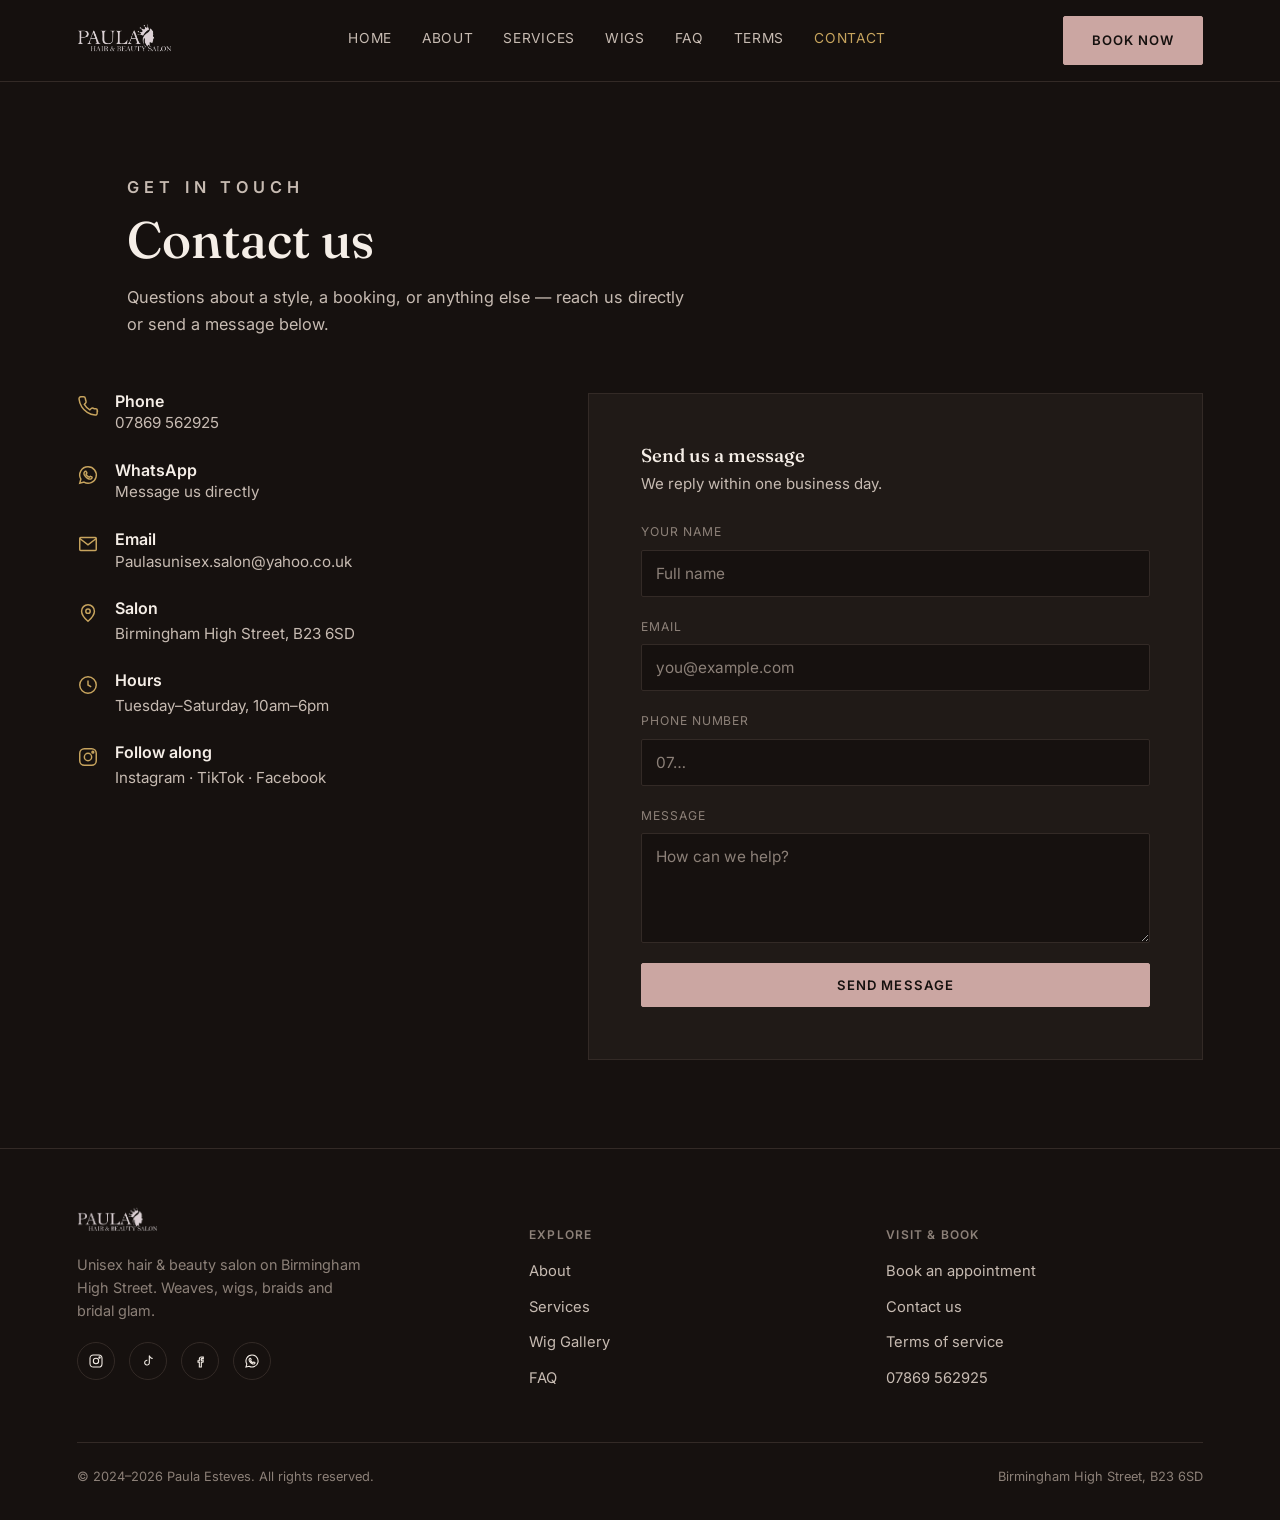
<file: Contact.html>
<!DOCTYPE html>
<html lang="en">
<head>
<meta charset="UTF-8">
<meta name="viewport" content="width=device-width, initial-scale=1.0">
<title>Contact | Paula's Hair &amp; Beauty Salon</title>
<meta name="description" content="Get in touch with Paula's Hair & Beauty Salon in Birmingham — phone, email, socials or send a message.">
<link rel="icon" type="image/x-icon" href="assets/favicon/favicon.ico">
<link rel="icon" type="image/png" sizes="32x32" href="assets/favicon/favicon-32x32.png">
<link rel="icon" type="image/png" sizes="16x16" href="assets/favicon/favicon-16x16.png">
<link rel="apple-touch-icon" href="assets/favicon/apple-touch-icon.png">
<link rel="manifest" href="assets/favicon/site.webmanifest">
<link rel="stylesheet" href="css/style.css">
</head>
<body>

<header class="site-header">
  <a href="index.html" class="brand"><img src="assets/logo.webp" alt="Paula's Hair &amp; Beauty Salon"></a>
  <nav class="site-nav" id="site-nav">
    <a href="index.html">Home</a>
    <a href="about.html">About</a>
    <a href="services.html">Services</a>
    <a href="wigs.html">Wigs</a>
    <a href="faq.html">FAQ</a>
    <a href="terms.html">Terms</a>
    <a href="contact.html" class="current">Contact</a>
  </nav>
  <div class="nav-actions">
    <a href="booking.html" class="btn btn-primary">Book Now</a>
    <button class="menu-toggle" aria-label="Toggle menu" aria-expanded="false" aria-controls="site-nav">
      <svg viewBox="0 0 24 24" fill="none" stroke="currentColor" stroke-width="1.6"><path d="M3 6h18M3 12h18M3 18h18"/></svg>
    </button>
  </div>
</header>

<section class="page-hero">
  <p class="eyebrow">Get in touch</p>
  <h1>Contact us</h1>
  <p>Questions about a style, a booking, or anything else &mdash; reach us directly or send a message below.</p>
</section>

<section class="block" style="padding-top:0;">
  <div class="container-inner">
    <div class="contact-grid">

      <div class="info-card reveal">
        <div class="info-row">
          <svg viewBox="0 0 24 24" fill="none" stroke="currentColor" stroke-width="1.6"><path d="M22 16.9v3a2 2 0 01-2.2 2 19.8 19.8 0 01-8.6-3 19.5 19.5 0 01-6-6 19.8 19.8 0 01-3-8.7A2 2 0 014.1 2h3a2 2 0 012 1.7c.1 1 .3 2 .7 3a2 2 0 01-.4 2.1L8 10.3a16 16 0 006 6l1.5-1.5a2 2 0 012.1-.4c1 .4 2 .6 3 .7a2 2 0 011.7 2z"/></svg>
          <div>
            <h4>Phone</h4>
            <a href="tel:07869562925">07869 562925</a>
          </div>
        </div>
        <div class="info-row">
          <svg viewBox="0 0 24 24" fill="none" stroke="currentColor" stroke-width="1.6"><path d="M12 3a9 9 0 00-7.8 13.5L3 21l4.6-1.2A9 9 0 1012 3z"/><path d="M8.5 8.4c.2-.5.4-.5.6-.5h.5c.2 0 .4 0 .5.3.2.4.6 1.4.6 1.5.1.1.1.3 0 .4-.1.2-.2.3-.3.4l-.4.4c-.1.1-.2.3-.1.5.2.3.7 1.1 1.4 1.7.9.8 1.7 1.1 2 1.2.2.1.4.1.5-.1l.5-.6c.2-.2.4-.2.6-.1l1.3.6c.2.1.3.2.3.4 0 .8-.3 1.6-1.4 1.9-.7.2-1.6.3-3.3-.6-1.9-1-3.1-2.9-3.2-3-.1-.1-1-1.3-1-2.5 0-1.1.6-1.7.8-1.9z"/></svg>
          <div>
            <h4>WhatsApp</h4>
            <a href="https://wa.me/447869562925?text=Hi%20Paula%2C%20I%27d%20like%20to%20ask%20about%20an%20appointment" target="_blank" rel="noopener">Message us directly</a>
          </div>
        </div>
        <div class="info-row">
          <svg viewBox="0 0 24 24" fill="none" stroke="currentColor" stroke-width="1.6"><path d="M4 5h16a1 1 0 011 1v12a1 1 0 01-1 1H4a1 1 0 01-1-1V6a1 1 0 011-1z"/><path d="M3 6l9 7 9-7"/></svg>
          <div>
            <h4>Email</h4>
            <a href="mailto:Paulasunisex.salon@yahoo.co.uk">Paulasunisex.salon@yahoo.co.uk</a>
          </div>
        </div>
        <div class="info-row">
          <svg viewBox="0 0 24 24" fill="none" stroke="currentColor" stroke-width="1.6"><path d="M12 21s-7-6.1-7-11a7 7 0 0114 0c0 4.9-7 11-7 11z"/><circle cx="12" cy="10" r="2.4"/></svg>
          <div>
            <h4>Salon</h4>
            <p>Birmingham High Street, B23 6SD</p>
          </div>
        </div>
        <div class="info-row">
          <svg viewBox="0 0 24 24" fill="none" stroke="currentColor" stroke-width="1.6"><circle cx="12" cy="12" r="9"/><path d="M12 7v5l3.5 2"/></svg>
          <div>
            <h4>Hours</h4>
            <p>Tuesday&ndash;Saturday, 10am&ndash;6pm</p>
          </div>
        </div>
        <div class="info-row">
          <svg viewBox="0 0 24 24" fill="none" stroke="currentColor" stroke-width="1.6"><rect x="3" y="3" width="18" height="18" rx="5"/><circle cx="12" cy="12" r="4"/><circle cx="17.3" cy="6.7" r="1"/></svg>
          <div>
            <h4>Follow along</h4>
            <p>
              <a href="https://www.instagram.com/paulasunisexhair01/" target="_blank" rel="noopener">Instagram</a> &middot;
              <a href="https://www.tiktok.com/@hairxpaulax" target="_blank" rel="noopener">TikTok</a> &middot;
              <a href="https://www.facebook.com/p/Paulas-unisex-hair-salon-100063559331824/" target="_blank" rel="noopener">Facebook</a>
            </p>
          </div>
        </div>
      </div>

      <div class="form-wrap reveal">
        <h3 style="margin-bottom: 6px;">Send us a message</h3>
        <p style="color: var(--cream-dim); margin-bottom: 26px; font-size: 0.94rem;">We reply within one business day.</p>

        <!--
          FORMSPREE SETUP
          1. Create a form at https://formspree.io and copy its endpoint.
          2. Replace YOUR_FORM_ID below with your real Formspree form ID
             (e.g. https://formspree.io/f/abcdwxyz).
          3. That's it — submissions arrive in your Formspree inbox/email.
        -->
        <form id="contactForm" data-formspree action="https://formspree.io/f/xljrljpy" method="POST">
          <div class="form-status"></div>

          <input type="text" name="_gotcha" class="honeypot" tabindex="-1" autocomplete="off">
          <input type="hidden" name="_subject" value="New message from the website">

          <div class="field">
            <label for="c-name">Your name</label>
            <input type="text" id="c-name" name="name" placeholder="Full name" required>
          </div>

          <div class="field">
            <label for="c-email">Email</label>
            <input type="email" id="c-email" name="email" placeholder="you@example.com" required>
          </div>

          <div class="field">
            <label for="c-phone">Phone number</label>
            <input type="tel" id="c-phone" name="phone" placeholder="07&hellip;">
          </div>

          <div class="field">
            <label for="c-message">Message</label>
            <textarea id="c-message" name="message" placeholder="How can we help?" required></textarea>
          </div>

          <button type="submit" class="btn btn-primary">Send message</button>
        </form>
      </div>

    </div>
  </div>
</section>

<footer class="site-footer">
  <div class="footer-grid">
    <div class="footer-brand">
      <img src="assets/logo.webp" alt="Paula's Hair &amp; Beauty Salon">
      <p>Unisex hair &amp; beauty salon on Birmingham High Street. Weaves, wigs, braids and bridal glam.</p>
      <div class="footer-social" style="margin-top:20px;">
        <a href="https://www.instagram.com/paulasunisexhair01/" aria-label="Instagram" target="_blank" rel="noopener"><svg viewBox="0 0 24 24" fill="none" stroke="currentColor" stroke-width="1.6"><rect x="3" y="3" width="18" height="18" rx="5"/><circle cx="12" cy="12" r="4"/><circle cx="17.3" cy="6.7" r="1"/></svg></a>
        <a href="https://www.tiktok.com/@hairxpaulax" aria-label="TikTok" target="_blank" rel="noopener"><svg viewBox="0 0 24 24" fill="none" stroke="currentColor" stroke-width="1.6"><path d="M14 4v10.5a3.5 3.5 0 11-3-3.46"/><path d="M14 4c.5 2.4 2.2 4 5 4.2"/></svg></a>
        <a href="https://www.facebook.com/p/Paulas-unisex-hair-salon-100063559331824/" aria-label="Facebook" target="_blank" rel="noopener"><svg viewBox="0 0 24 24" fill="none" stroke="currentColor" stroke-width="1.6"><path d="M14 9h3V6h-3c-1.7 0-3 1.3-3 3v2.5H9V14h2v7h3v-7h2.5l.5-2.5H14V9c0-.6.4-1 1-1z"/></svg></a>
        <a href="https://wa.me/447869562925" aria-label="WhatsApp" target="_blank" rel="noopener"><svg viewBox="0 0 24 24" fill="none" stroke="currentColor" stroke-width="1.6"><path d="M12 3a9 9 0 00-7.8 13.5L3 21l4.6-1.2A9 9 0 1012 3z"/><path d="M8.5 8.4c.2-.5.4-.5.6-.5h.5c.2 0 .4 0 .5.3.2.4.6 1.4.6 1.5.1.1.1.3 0 .4-.1.2-.2.3-.3.4l-.4.4c-.1.1-.2.3-.1.5.2.3.7 1.1 1.4 1.7.9.8 1.7 1.1 2 1.2.2.1.4.1.5-.1l.5-.6c.2-.2.4-.2.6-.1l1.3.6c.2.1.3.2.3.4 0 .8-.3 1.6-1.4 1.9-.7.2-1.6.3-3.3-.6-1.9-1-3.1-2.9-3.2-3-.1-.1-1-1.3-1-2.5 0-1.1.6-1.7.8-1.9z"/></svg></a>
      </div>
    </div>
    <div class="footer-col">
      <h5>Explore</h5>
      <a href="about.html">About</a>
      <a href="services.html">Services</a>
      <a href="wigs.html">Wig Gallery</a>
      <a href="faq.html">FAQ</a>
    </div>
    <div class="footer-col">
      <h5>Visit &amp; Book</h5>
      <a href="booking.html">Book an appointment</a>
      <a href="contact.html">Contact us</a>
      <a href="terms.html">Terms of service</a>
      <a href="tel:07869562925">07869 562925</a>
    </div>
  </div>
  <div class="footer-bottom">
    <span>&copy; 2024&ndash;2026 Paula Esteves. All rights reserved.</span>
    <span>Birmingham High Street, B23 6SD</span>
  </div>
</footer>

<script src="js/main.js"></script>
<script src="js/formspree.js"></script>
</body>
</html>
</file>
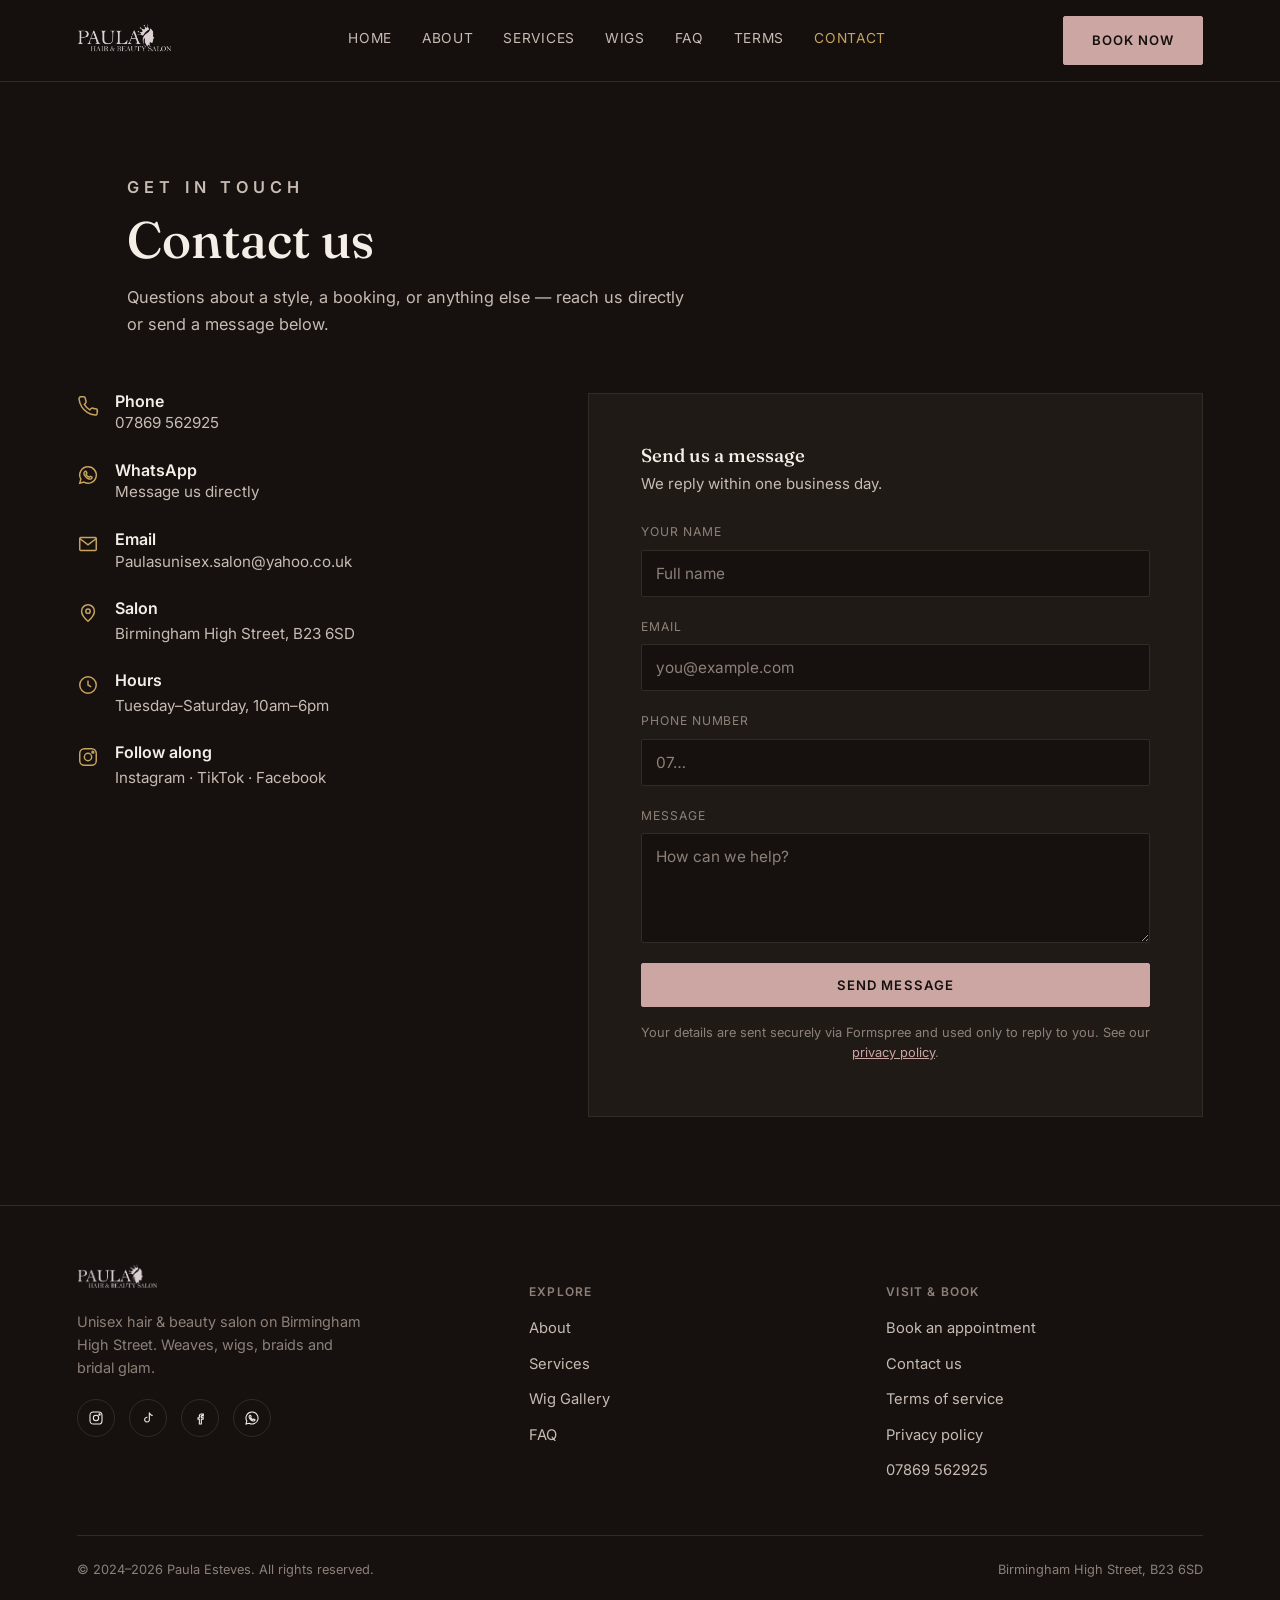
<file: contact.html>
<!DOCTYPE html>
<html lang="en">
<head>
<meta charset="UTF-8">
<meta name="viewport" content="width=device-width, initial-scale=1.0">
<title>Contact | Paula's Hair &amp; Beauty Salon</title>
<meta name="description" content="Get in touch with Paula's Hair & Beauty Salon in Birmingham — phone, email, socials or send a message.">
<meta property="og:type" content="website">
<meta property="og:url" content="https://paulashairandbeautysalon.com/contact.html">
<meta property="og:title" content="Contact | Paula's Hair &amp; Beauty Salon">
<meta property="og:description" content="Get in touch with Paula's Hair & Beauty Salon in Birmingham — phone, email, socials or send a message.">
<meta property="og:image" content="https://paulashairandbeautysalon.com/assets/og-image.jpg">
<meta property="og:image:width" content="1200">
<meta property="og:image:height" content="630">
<meta name="twitter:card" content="summary_large_image">
<meta name="twitter:title" content="Contact | Paula's Hair &amp; Beauty Salon">
<meta name="twitter:description" content="Get in touch with Paula's Hair & Beauty Salon in Birmingham — phone, email, socials or send a message.">
<meta name="twitter:image" content="https://paulashairandbeautysalon.com/assets/og-image.jpg">
<link rel="icon" type="image/x-icon" href="assets/favicon/favicon.ico">
<link rel="icon" type="image/png" sizes="32x32" href="assets/favicon/favicon-32x32.png">
<link rel="icon" type="image/png" sizes="16x16" href="assets/favicon/favicon-16x16.png">
<link rel="apple-touch-icon" href="assets/favicon/apple-touch-icon.png">
<link rel="manifest" href="assets/favicon/site.webmanifest">
<link rel="stylesheet" href="css/style.css">
</head>
<body>

<header class="site-header">
  <a href="index.html" class="brand"><img src="assets/logo.webp" alt="Paula's Hair &amp; Beauty Salon"></a>
  <nav class="site-nav" id="site-nav">
    <a href="index.html">Home</a>
    <a href="about.html">About</a>
    <a href="services.html">Services</a>
    <a href="wigs.html">Wigs</a>
    <a href="faq.html">FAQ</a>
    <a href="terms.html">Terms</a>
    <a href="contact.html" class="current">Contact</a>
  </nav>
  <div class="nav-actions">
    <a href="booking.html" class="btn btn-primary">Book Now</a>
    <button class="menu-toggle" aria-label="Toggle menu" aria-expanded="false" aria-controls="site-nav">
      <svg viewBox="0 0 24 24" fill="none" stroke="currentColor" stroke-width="1.6"><path d="M3 6h18M3 12h18M3 18h18"/></svg>
    </button>
  </div>
</header>

<section class="page-hero">
  <p class="eyebrow">Get in touch</p>
  <h1>Contact us</h1>
  <p>Questions about a style, a booking, or anything else &mdash; reach us directly or send a message below.</p>
</section>

<section class="block" style="padding-top:0;">
  <div class="container-inner">
    <div class="contact-grid">

      <div class="info-card reveal">
        <div class="info-row">
          <svg viewBox="0 0 24 24" fill="none" stroke="currentColor" stroke-width="1.6"><path d="M22 16.9v3a2 2 0 01-2.2 2 19.8 19.8 0 01-8.6-3 19.5 19.5 0 01-6-6 19.8 19.8 0 01-3-8.7A2 2 0 014.1 2h3a2 2 0 012 1.7c.1 1 .3 2 .7 3a2 2 0 01-.4 2.1L8 10.3a16 16 0 006 6l1.5-1.5a2 2 0 012.1-.4c1 .4 2 .6 3 .7a2 2 0 011.7 2z"/></svg>
          <div>
            <h4>Phone</h4>
            <a href="tel:07869562925">07869 562925</a>
          </div>
        </div>
        <div class="info-row">
          <svg viewBox="0 0 24 24" fill="none" stroke="currentColor" stroke-width="1.6"><path d="M12 3a9 9 0 00-7.8 13.5L3 21l4.6-1.2A9 9 0 1012 3z"/><path d="M8.5 8.4c.2-.5.4-.5.6-.5h.5c.2 0 .4 0 .5.3.2.4.6 1.4.6 1.5.1.1.1.3 0 .4-.1.2-.2.3-.3.4l-.4.4c-.1.1-.2.3-.1.5.2.3.7 1.1 1.4 1.7.9.8 1.7 1.1 2 1.2.2.1.4.1.5-.1l.5-.6c.2-.2.4-.2.6-.1l1.3.6c.2.1.3.2.3.4 0 .8-.3 1.6-1.4 1.9-.7.2-1.6.3-3.3-.6-1.9-1-3.1-2.9-3.2-3-.1-.1-1-1.3-1-2.5 0-1.1.6-1.7.8-1.9z"/></svg>
          <div>
            <h4>WhatsApp</h4>
            <a href="https://wa.me/447869562925?text=Hi%20Paula%2C%20I%27d%20like%20to%20ask%20about%20an%20appointment" target="_blank" rel="noopener">Message us directly</a>
          </div>
        </div>
        <div class="info-row">
          <svg viewBox="0 0 24 24" fill="none" stroke="currentColor" stroke-width="1.6"><path d="M4 5h16a1 1 0 011 1v12a1 1 0 01-1 1H4a1 1 0 01-1-1V6a1 1 0 011-1z"/><path d="M3 6l9 7 9-7"/></svg>
          <div>
            <h4>Email</h4>
            <a href="mailto:Paulasunisex.salon@yahoo.co.uk">Paulasunisex.salon@yahoo.co.uk</a>
          </div>
        </div>
        <div class="info-row">
          <svg viewBox="0 0 24 24" fill="none" stroke="currentColor" stroke-width="1.6"><path d="M12 21s-7-6.1-7-11a7 7 0 0114 0c0 4.9-7 11-7 11z"/><circle cx="12" cy="10" r="2.4"/></svg>
          <div>
            <h4>Salon</h4>
            <p>Birmingham High Street, B23 6SD</p>
          </div>
        </div>
        <div class="info-row">
          <svg viewBox="0 0 24 24" fill="none" stroke="currentColor" stroke-width="1.6"><circle cx="12" cy="12" r="9"/><path d="M12 7v5l3.5 2"/></svg>
          <div>
            <h4>Hours</h4>
            <p>Tuesday&ndash;Saturday, 10am&ndash;6pm</p>
          </div>
        </div>
        <div class="info-row">
          <svg viewBox="0 0 24 24" fill="none" stroke="currentColor" stroke-width="1.6"><rect x="3" y="3" width="18" height="18" rx="5"/><circle cx="12" cy="12" r="4"/><circle cx="17.3" cy="6.7" r="1"/></svg>
          <div>
            <h4>Follow along</h4>
            <p>
              <a href="https://www.instagram.com/paulasunisexhair01/" target="_blank" rel="noopener">Instagram</a> &middot;
              <a href="https://www.tiktok.com/@hairxpaulax" target="_blank" rel="noopener">TikTok</a> &middot;
              <a href="https://www.facebook.com/p/Paulas-unisex-hair-salon-100063559331824/" target="_blank" rel="noopener">Facebook</a>
            </p>
          </div>
        </div>
      </div>

      <div class="form-wrap reveal">
        <h3 style="margin-bottom: 6px;">Send us a message</h3>
        <p style="color: var(--cream-dim); margin-bottom: 26px; font-size: 0.94rem;">We reply within one business day.</p>

        <!--
          FORMSPREE SETUP
          1. Create a form at https://formspree.io and copy its endpoint.
          2. Replace YOUR_FORM_ID below with your real Formspree form ID
             (e.g. https://formspree.io/f/abcdwxyz).
          3. That's it — submissions arrive in your Formspree inbox/email.
        -->
        <form id="contactForm" data-formspree action="https://formspree.io/f/xljrljpy" method="POST">
          <div class="form-status"></div>

          <input type="text" name="_gotcha" class="honeypot" tabindex="-1" autocomplete="off">
          <input type="hidden" name="_subject" value="New message from the website">

          <div class="field">
            <label for="c-name">Your name</label>
            <input type="text" id="c-name" name="name" placeholder="Full name" autocomplete="name" maxlength="100" required>
          </div>

          <div class="field">
            <label for="c-email">Email</label>
            <input type="email" id="c-email" name="email" placeholder="you@example.com" autocomplete="email" maxlength="100" required>
          </div>

          <div class="field">
            <label for="c-phone">Phone number</label>
            <input type="tel" id="c-phone" name="phone" placeholder="07&hellip;" autocomplete="tel" maxlength="20">
          </div>

          <div class="field">
            <label for="c-message">Message</label>
            <textarea id="c-message" name="message" placeholder="How can we help?" maxlength="1000" required></textarea>
          </div>

          <button type="submit" class="btn btn-primary">Send message</button>

          <p style="text-align:center; margin-top:16px; font-size:0.8rem; color:var(--cream-faint);">
            Your details are sent securely via Formspree and used only to reply to you. See our <a href="privacy.html" style="color:var(--rose);">privacy policy</a>.
          </p>
        </form>
      </div>

    </div>
  </div>
</section>

<footer class="site-footer">
  <div class="footer-grid">
    <div class="footer-brand">
      <img src="assets/logo.webp" alt="Paula's Hair &amp; Beauty Salon">
      <p>Unisex hair &amp; beauty salon on Birmingham High Street. Weaves, wigs, braids and bridal glam.</p>
      <div class="footer-social" style="margin-top:20px;">
        <a href="https://www.instagram.com/paulasunisexhair01/" aria-label="Instagram" target="_blank" rel="noopener"><svg viewBox="0 0 24 24" fill="none" stroke="currentColor" stroke-width="1.6"><rect x="3" y="3" width="18" height="18" rx="5"/><circle cx="12" cy="12" r="4"/><circle cx="17.3" cy="6.7" r="1"/></svg></a>
        <a href="https://www.tiktok.com/@hairxpaulax" aria-label="TikTok" target="_blank" rel="noopener"><svg viewBox="0 0 24 24" fill="none" stroke="currentColor" stroke-width="1.6"><path d="M14 4v10.5a3.5 3.5 0 11-3-3.46"/><path d="M14 4c.5 2.4 2.2 4 5 4.2"/></svg></a>
        <a href="https://www.facebook.com/p/Paulas-unisex-hair-salon-100063559331824/" aria-label="Facebook" target="_blank" rel="noopener"><svg viewBox="0 0 24 24" fill="none" stroke="currentColor" stroke-width="1.6"><path d="M14 9h3V6h-3c-1.7 0-3 1.3-3 3v2.5H9V14h2v7h3v-7h2.5l.5-2.5H14V9c0-.6.4-1 1-1z"/></svg></a>
        <a href="https://wa.me/447869562925" aria-label="WhatsApp" target="_blank" rel="noopener"><svg viewBox="0 0 24 24" fill="none" stroke="currentColor" stroke-width="1.6"><path d="M12 3a9 9 0 00-7.8 13.5L3 21l4.6-1.2A9 9 0 1012 3z"/><path d="M8.5 8.4c.2-.5.4-.5.6-.5h.5c.2 0 .4 0 .5.3.2.4.6 1.4.6 1.5.1.1.1.3 0 .4-.1.2-.2.3-.3.4l-.4.4c-.1.1-.2.3-.1.5.2.3.7 1.1 1.4 1.7.9.8 1.7 1.1 2 1.2.2.1.4.1.5-.1l.5-.6c.2-.2.4-.2.6-.1l1.3.6c.2.1.3.2.3.4 0 .8-.3 1.6-1.4 1.9-.7.2-1.6.3-3.3-.6-1.9-1-3.1-2.9-3.2-3-.1-.1-1-1.3-1-2.5 0-1.1.6-1.7.8-1.9z"/></svg></a>
      </div>
    </div>
    <div class="footer-col">
      <h5>Explore</h5>
      <a href="about.html">About</a>
      <a href="services.html">Services</a>
      <a href="wigs.html">Wig Gallery</a>
      <a href="faq.html">FAQ</a>
    </div>
    <div class="footer-col">
      <h5>Visit &amp; Book</h5>
      <a href="booking.html">Book an appointment</a>
      <a href="contact.html">Contact us</a>
      <a href="terms.html">Terms of service</a>
      <a href="privacy.html">Privacy policy</a>
      <a href="tel:07869562925">07869 562925</a>
    </div>
  </div>
  <div class="footer-bottom">
    <span>&copy; 2024&ndash;2026 Paula Esteves. All rights reserved.</span>
    <span>Birmingham High Street, B23 6SD</span>
  </div>
</footer>

<script src="js/main.js"></script>
<script src="js/formspree.js"></script>
</body>
</html>
</file>
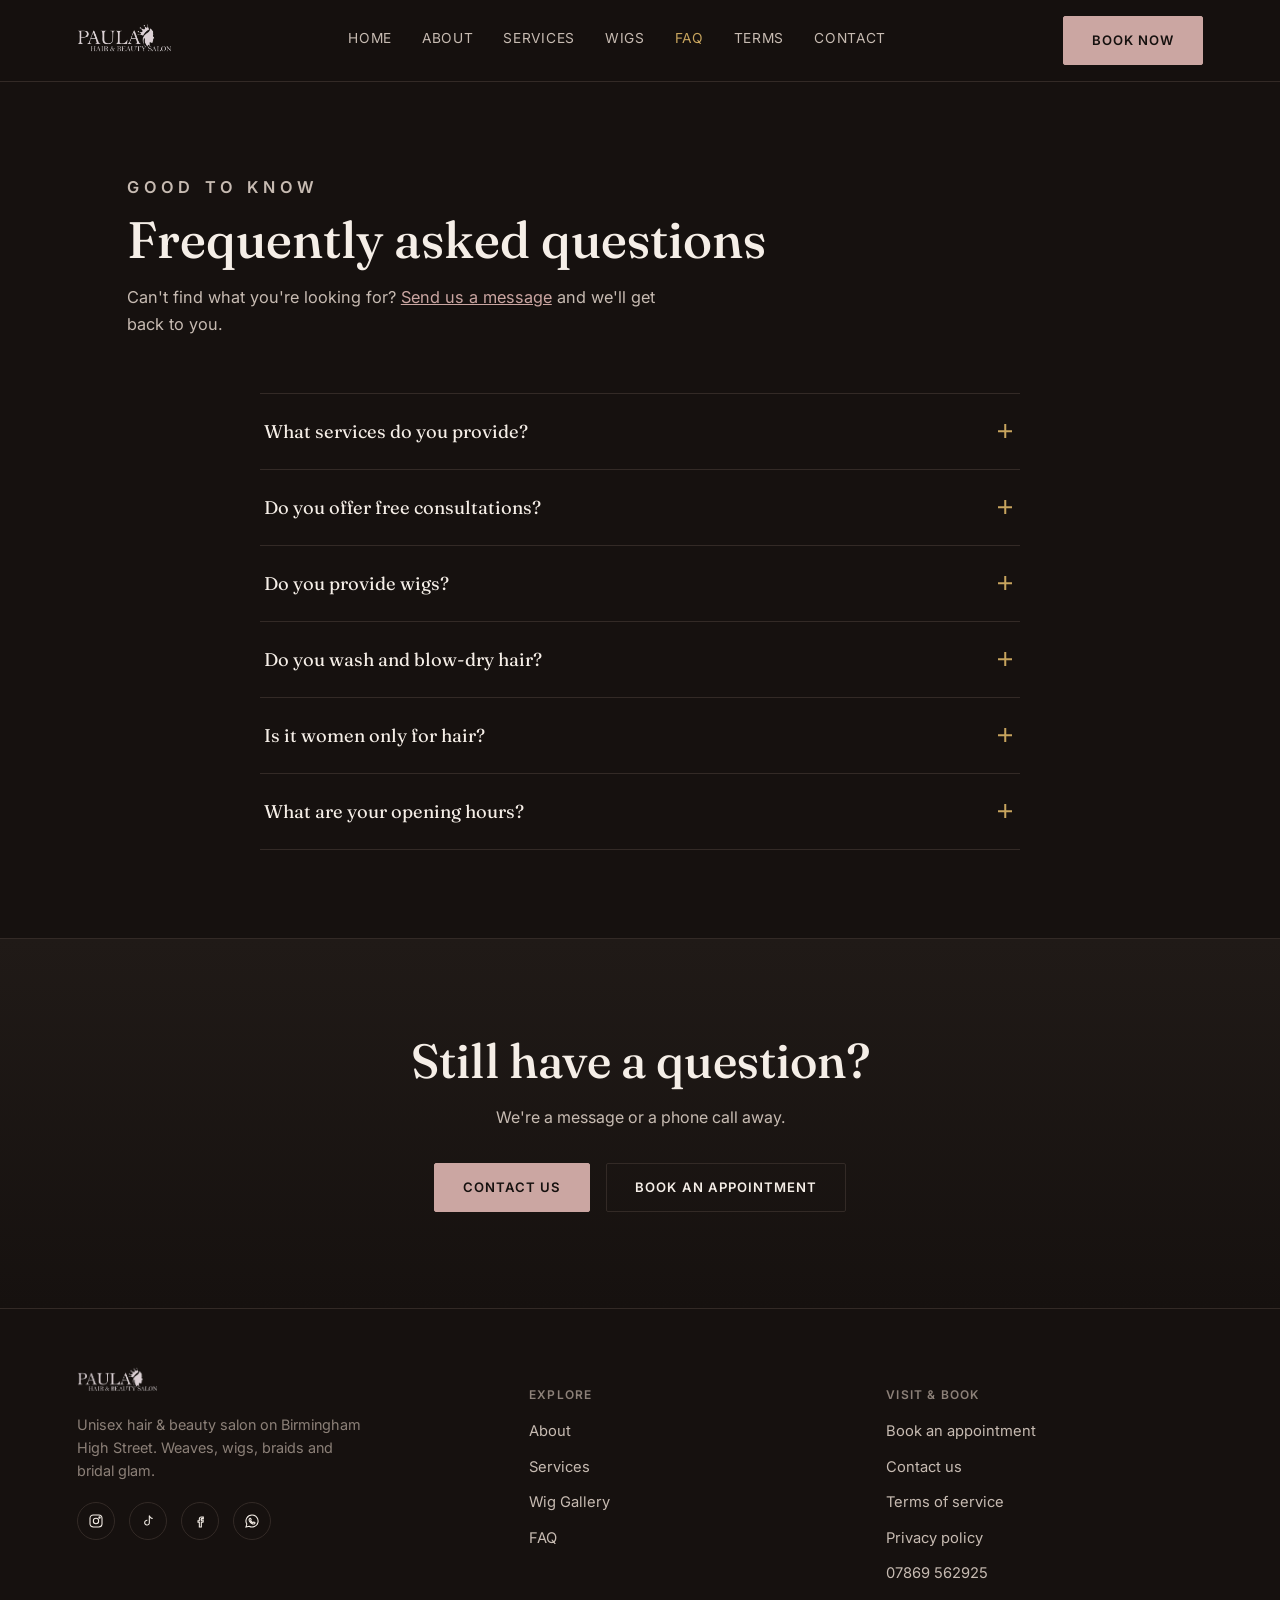
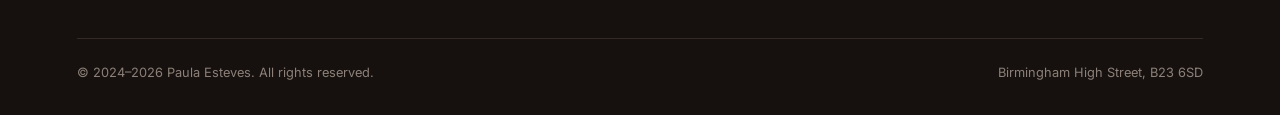
<file: faq.html>
<!DOCTYPE html>
<html lang="en">
<head>
<meta charset="UTF-8">
<meta name="viewport" content="width=device-width, initial-scale=1.0">
<title>FAQ | Paula's Hair &amp; Beauty Salon</title>
<meta name="description" content="Answers to common questions about Paula's Hair & Beauty Salon in Birmingham.">
<meta property="og:type" content="website">
<meta property="og:url" content="https://paulashairandbeautysalon.com/faq.html">
<meta property="og:title" content="FAQ | Paula's Hair &amp; Beauty Salon">
<meta property="og:description" content="Answers to common questions about Paula's Hair & Beauty Salon in Birmingham.">
<meta property="og:image" content="https://paulashairandbeautysalon.com/assets/og-image.jpg">
<meta property="og:image:width" content="1200">
<meta property="og:image:height" content="630">
<meta name="twitter:card" content="summary_large_image">
<meta name="twitter:title" content="FAQ | Paula's Hair &amp; Beauty Salon">
<meta name="twitter:description" content="Answers to common questions about Paula's Hair & Beauty Salon in Birmingham.">
<meta name="twitter:image" content="https://paulashairandbeautysalon.com/assets/og-image.jpg">
<link rel="icon" type="image/x-icon" href="assets/favicon/favicon.ico">
<link rel="icon" type="image/png" sizes="32x32" href="assets/favicon/favicon-32x32.png">
<link rel="icon" type="image/png" sizes="16x16" href="assets/favicon/favicon-16x16.png">
<link rel="apple-touch-icon" href="assets/favicon/apple-touch-icon.png">
<link rel="manifest" href="assets/favicon/site.webmanifest">
<link rel="stylesheet" href="css/style.css">
</head>
<body>

<header class="site-header">
  <a href="index.html" class="brand"><img src="assets/logo.webp" alt="Paula's Hair &amp; Beauty Salon"></a>
  <nav class="site-nav" id="site-nav">
    <a href="index.html">Home</a>
    <a href="about.html">About</a>
    <a href="services.html">Services</a>
    <a href="wigs.html">Wigs</a>
    <a href="faq.html" class="current">FAQ</a>
    <a href="terms.html">Terms</a>
    <a href="contact.html">Contact</a>
  </nav>
  <div class="nav-actions">
    <a href="booking.html" class="btn btn-primary">Book Now</a>
    <button class="menu-toggle" aria-label="Toggle menu" aria-expanded="false" aria-controls="site-nav">
      <svg viewBox="0 0 24 24" fill="none" stroke="currentColor" stroke-width="1.6"><path d="M3 6h18M3 12h18M3 18h18"/></svg>
    </button>
  </div>
</header>

<section class="page-hero">
  <p class="eyebrow">Good to know</p>
  <h1>Frequently asked questions</h1>
  <p>Can't find what you're looking for? <a href="contact.html" style="color:var(--rose);">Send us a message</a> and we'll get back to you.</p>
</section>

<section class="block" style="padding-top:0;">
  <div class="container-inner" style="max-width: 760px;">
    <div class="accordion">
      <div class="accordion-item">
        <button class="accordion-trigger">
          <span>What services do you provide?</span>
          <span class="plus"></span>
        </button>
        <div class="accordion-panel">
          <p>Weaves, wigs, braids, twists, relaxers, treatments, cuts and bridal glam. See the full <a href="services.html">services &amp; prices</a> page for the complete list.</p>
        </div>
      </div>
      <div class="accordion-item">
        <button class="accordion-trigger">
          <span>Do you offer free consultations?</span>
          <span class="plus"></span>
        </button>
        <div class="accordion-panel">
          <p>Yes &mdash; we offer free consultations for every service, so we can recommend the right style and give you an accurate quote before booking.</p>
        </div>
      </div>
      <div class="accordion-item">
        <button class="accordion-trigger">
          <span>Do you provide wigs?</span>
          <span class="plus"></span>
        </button>
        <div class="accordion-panel">
          <p>Yes, we make and install custom wigs and lace units. Take a look at our <a href="wigs.html">wig gallery</a> for examples of recent work.</p>
        </div>
      </div>
      <div class="accordion-item">
        <button class="accordion-trigger">
          <span>Do you wash and blow-dry hair?</span>
          <span class="plus"></span>
        </button>
        <div class="accordion-panel">
          <p>Yes, wash and blow-dry is available as a standalone service or as part of most other treatments.</p>
        </div>
      </div>
      <div class="accordion-item">
        <button class="accordion-trigger">
          <span>Is it women only for hair?</span>
          <span class="plus"></span>
        </button>
        <div class="accordion-panel">
          <p>Not at all &mdash; we're a unisex salon and welcome men's hair appointments too.</p>
        </div>
      </div>
      <div class="accordion-item">
        <button class="accordion-trigger">
          <span>What are your opening hours?</span>
          <span class="plus"></span>
        </button>
        <div class="accordion-panel">
          <p>We're open Tuesday to Saturday, 10am to 6pm, on Birmingham High Street, B23 6SD. We're closed Sundays and Mondays.</p>
        </div>
      </div>
    </div>
  </div>
</section>

<section class="cta-band">
  <h2>Still have a question?</h2>
  <p>We're a message or a phone call away.</p>
  <div class="actions">
    <a href="contact.html" class="btn btn-primary">Contact us</a>
    <a href="booking.html" class="btn btn-ghost">Book an appointment</a>
  </div>
</section>

<footer class="site-footer">
  <div class="footer-grid">
    <div class="footer-brand">
      <img src="assets/logo.webp" alt="Paula's Hair &amp; Beauty Salon">
      <p>Unisex hair &amp; beauty salon on Birmingham High Street. Weaves, wigs, braids and bridal glam.</p>
      <div class="footer-social" style="margin-top:20px;">
        <a href="https://www.instagram.com/paulasunisexhair01/" aria-label="Instagram" target="_blank" rel="noopener"><svg viewBox="0 0 24 24" fill="none" stroke="currentColor" stroke-width="1.6"><rect x="3" y="3" width="18" height="18" rx="5"/><circle cx="12" cy="12" r="4"/><circle cx="17.3" cy="6.7" r="1"/></svg></a>
        <a href="https://www.tiktok.com/@hairxpaulax" aria-label="TikTok" target="_blank" rel="noopener"><svg viewBox="0 0 24 24" fill="none" stroke="currentColor" stroke-width="1.6"><path d="M14 4v10.5a3.5 3.5 0 11-3-3.46"/><path d="M14 4c.5 2.4 2.2 4 5 4.2"/></svg></a>
        <a href="https://www.facebook.com/p/Paulas-unisex-hair-salon-100063559331824/" aria-label="Facebook" target="_blank" rel="noopener"><svg viewBox="0 0 24 24" fill="none" stroke="currentColor" stroke-width="1.6"><path d="M14 9h3V6h-3c-1.7 0-3 1.3-3 3v2.5H9V14h2v7h3v-7h2.5l.5-2.5H14V9c0-.6.4-1 1-1z"/></svg></a>
        <a href="https://wa.me/447869562925" aria-label="WhatsApp" target="_blank" rel="noopener"><svg viewBox="0 0 24 24" fill="none" stroke="currentColor" stroke-width="1.6"><path d="M12 3a9 9 0 00-7.8 13.5L3 21l4.6-1.2A9 9 0 1012 3z"/><path d="M8.5 8.4c.2-.5.4-.5.6-.5h.5c.2 0 .4 0 .5.3.2.4.6 1.4.6 1.5.1.1.1.3 0 .4-.1.2-.2.3-.3.4l-.4.4c-.1.1-.2.3-.1.5.2.3.7 1.1 1.4 1.7.9.8 1.7 1.1 2 1.2.2.1.4.1.5-.1l.5-.6c.2-.2.4-.2.6-.1l1.3.6c.2.1.3.2.3.4 0 .8-.3 1.6-1.4 1.9-.7.2-1.6.3-3.3-.6-1.9-1-3.1-2.9-3.2-3-.1-.1-1-1.3-1-2.5 0-1.1.6-1.7.8-1.9z"/></svg></a>
      </div>
    </div>
    <div class="footer-col">
      <h5>Explore</h5>
      <a href="about.html">About</a>
      <a href="services.html">Services</a>
      <a href="wigs.html">Wig Gallery</a>
      <a href="faq.html">FAQ</a>
    </div>
    <div class="footer-col">
      <h5>Visit &amp; Book</h5>
      <a href="booking.html">Book an appointment</a>
      <a href="contact.html">Contact us</a>
      <a href="terms.html">Terms of service</a>
      <a href="privacy.html">Privacy policy</a>
      <a href="tel:07869562925">07869 562925</a>
    </div>
  </div>
  <div class="footer-bottom">
    <span>&copy; 2024&ndash;2026 Paula Esteves. All rights reserved.</span>
    <span>Birmingham High Street, B23 6SD</span>
  </div>
</footer>

<script src="js/main.js"></script>
</body>
</html>
</file>
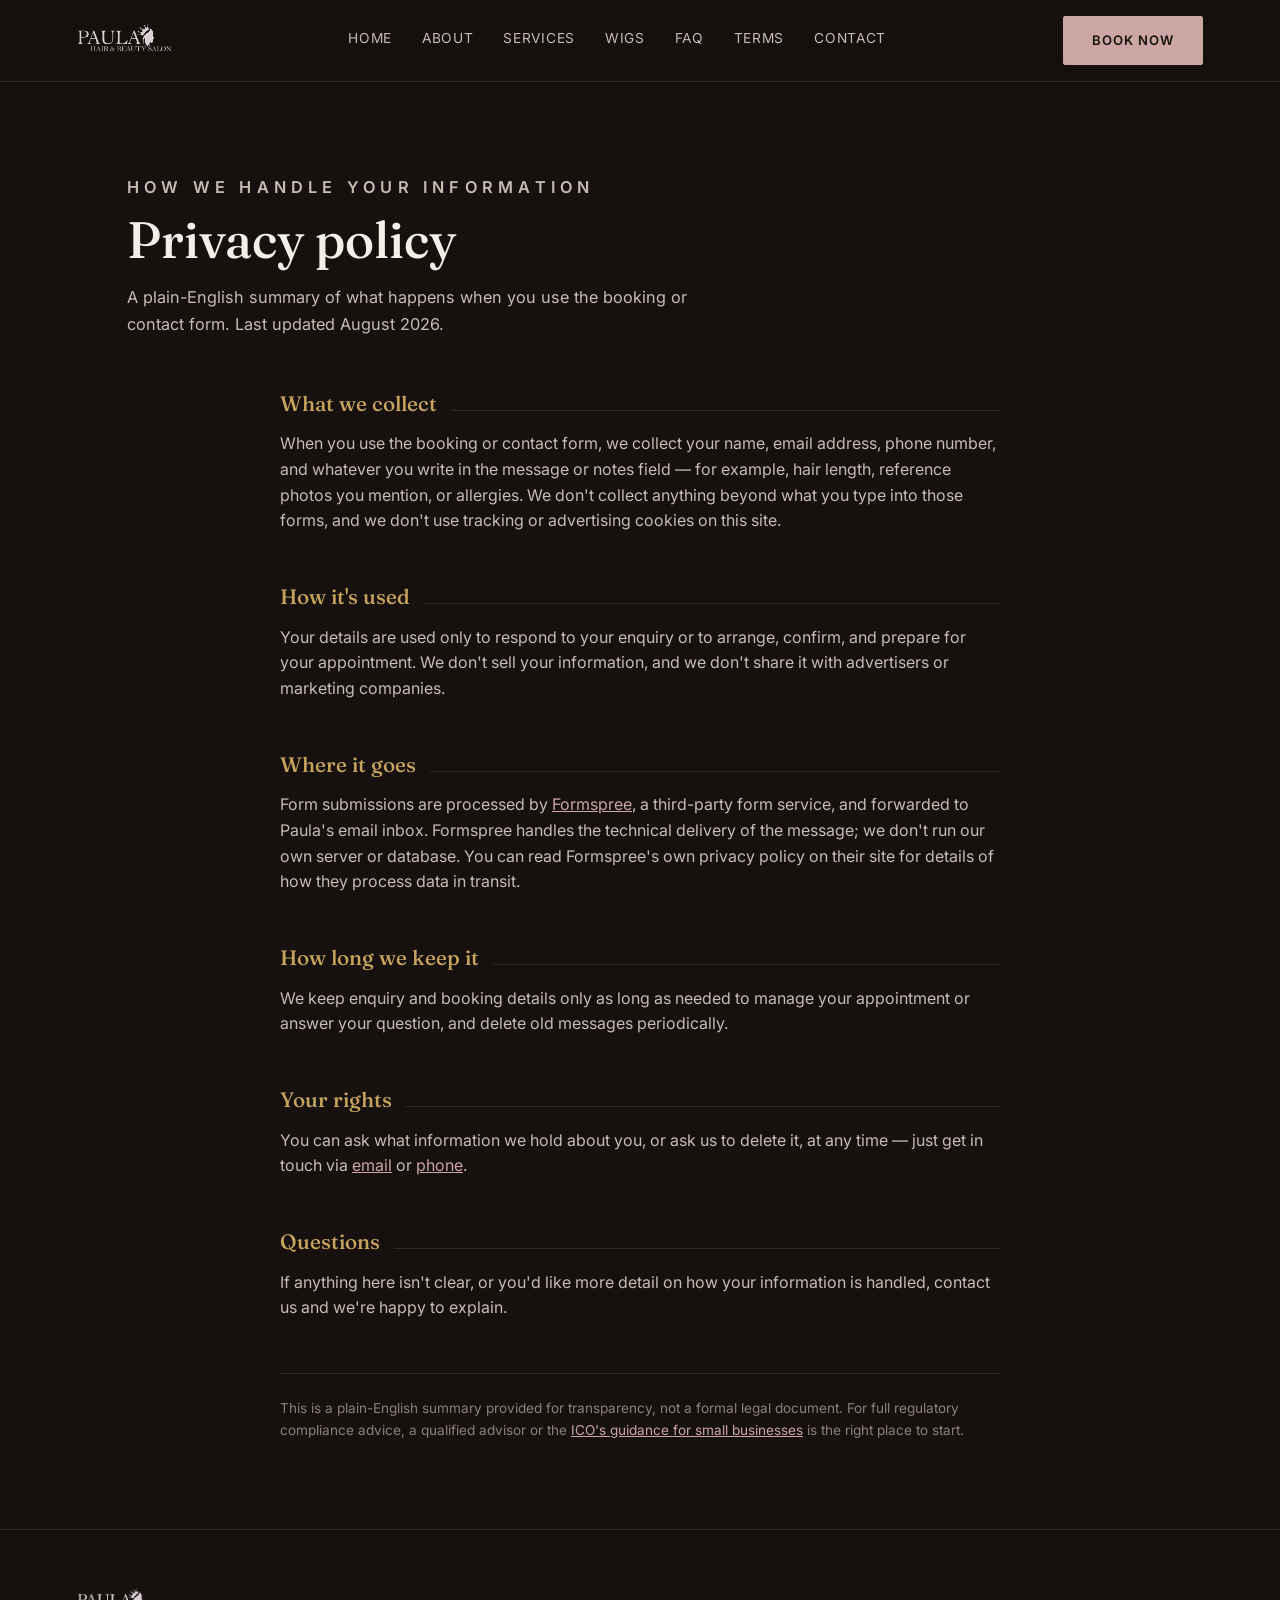
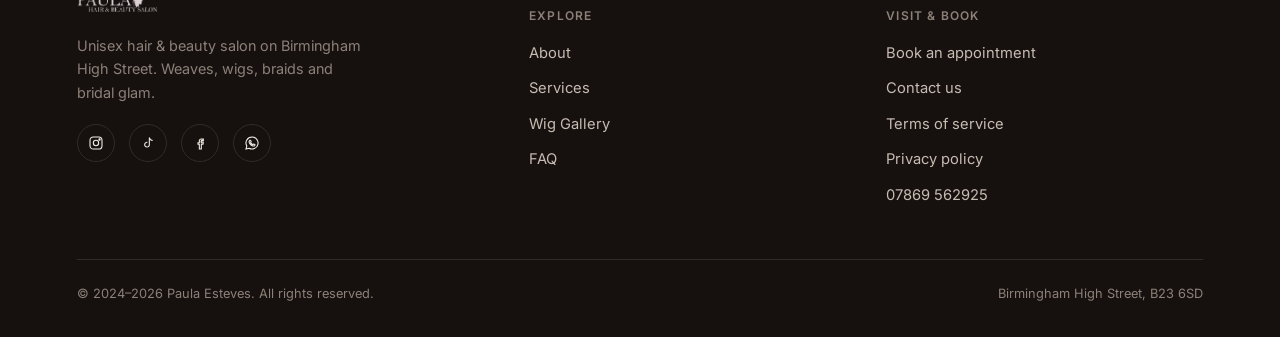
<file: privacy.html>
<!DOCTYPE html>
<html lang="en">
<head>
<meta charset="UTF-8">
<meta name="viewport" content="width=device-width, initial-scale=1.0">
<title>Privacy Policy | Paula's Hair &amp; Beauty Salon</title>
<meta name="description" content="How Paula's Hair & Beauty Salon handles information submitted through the booking and contact forms.">
<meta property="og:type" content="website">
<meta property="og:url" content="https://paulashairandbeautysalon.com/privacy.html">
<meta property="og:title" content="Privacy Policy | Paula's Hair &amp; Beauty Salon">
<meta property="og:description" content="How Paula's Hair & Beauty Salon handles information submitted through the booking and contact forms.">
<meta property="og:image" content="https://paulashairandbeautysalon.com/assets/og-image.jpg">
<meta property="og:image:width" content="1200">
<meta property="og:image:height" content="630">
<meta name="twitter:card" content="summary_large_image">
<meta name="twitter:title" content="Privacy Policy | Paula's Hair &amp; Beauty Salon">
<meta name="twitter:description" content="How Paula's Hair & Beauty Salon handles information submitted through the booking and contact forms.">
<meta name="twitter:image" content="https://paulashairandbeautysalon.com/assets/og-image.jpg">
<link rel="icon" type="image/x-icon" href="assets/favicon/favicon.ico">
<link rel="icon" type="image/png" sizes="32x32" href="assets/favicon/favicon-32x32.png">
<link rel="icon" type="image/png" sizes="16x16" href="assets/favicon/favicon-16x16.png">
<link rel="apple-touch-icon" href="assets/favicon/apple-touch-icon.png">
<link rel="manifest" href="assets/favicon/site.webmanifest">
<link rel="stylesheet" href="css/style.css">
</head>
<body>

<header class="site-header">
  <a href="index.html" class="brand"><img src="assets/logo.webp" alt="Paula's Hair &amp; Beauty Salon"></a>
  <nav class="site-nav" id="site-nav">
    <a href="index.html">Home</a>
    <a href="about.html">About</a>
    <a href="services.html">Services</a>
    <a href="wigs.html">Wigs</a>
    <a href="faq.html">FAQ</a>
    <a href="terms.html">Terms</a>
    <a href="contact.html">Contact</a>
  </nav>
  <div class="nav-actions">
    <a href="booking.html" class="btn btn-primary">Book Now</a>
    <button class="menu-toggle" aria-label="Toggle menu" aria-expanded="false" aria-controls="site-nav">
      <svg viewBox="0 0 24 24" fill="none" stroke="currentColor" stroke-width="1.6"><path d="M3 6h18M3 12h18M3 18h18"/></svg>
    </button>
  </div>
</header>

<section class="page-hero">
  <p class="eyebrow">How we handle your information</p>
  <h1>Privacy policy</h1>
  <p>A plain-English summary of what happens when you use the booking or contact form. Last updated August 2026.</p>
</section>

<section class="block" style="padding-top:0;">
  <div class="container-inner" style="max-width: 720px;">

    <div class="menu-category reveal">
      <h3>What we collect</h3>
      <p style="color:var(--cream-dim); margin-top:16px;">When you use the booking or contact form, we collect your name, email address, phone number, and whatever you write in the message or notes field — for example, hair length, reference photos you mention, or allergies. We don't collect anything beyond what you type into those forms, and we don't use tracking or advertising cookies on this site.</p>
    </div>

    <div class="menu-category reveal">
      <h3>How it's used</h3>
      <p style="color:var(--cream-dim); margin-top:16px;">Your details are used only to respond to your enquiry or to arrange, confirm, and prepare for your appointment. We don't sell your information, and we don't share it with advertisers or marketing companies.</p>
    </div>

    <div class="menu-category reveal">
      <h3>Where it goes</h3>
      <p style="color:var(--cream-dim); margin-top:16px;">Form submissions are processed by <a href="https://formspree.io" target="_blank" rel="noopener" style="color:var(--rose);">Formspree</a>, a third-party form service, and forwarded to Paula's email inbox. Formspree handles the technical delivery of the message; we don't run our own server or database. You can read Formspree's own privacy policy on their site for details of how they process data in transit.</p>
    </div>

    <div class="menu-category reveal">
      <h3>How long we keep it</h3>
      <p style="color:var(--cream-dim); margin-top:16px;">We keep enquiry and booking details only as long as needed to manage your appointment or answer your question, and delete old messages periodically.</p>
    </div>

    <div class="menu-category reveal">
      <h3>Your rights</h3>
      <p style="color:var(--cream-dim); margin-top:16px;">You can ask what information we hold about you, or ask us to delete it, at any time — just get in touch via <a href="mailto:Paulasunisex.salon@yahoo.co.uk" style="color:var(--rose);">email</a> or <a href="tel:07869562925" style="color:var(--rose);">phone</a>.</p>
    </div>

    <div class="menu-category reveal">
      <h3>Questions</h3>
      <p style="color:var(--cream-dim); margin-top:16px;">If anything here isn't clear, or you'd like more detail on how your information is handled, contact us and we're happy to explain.</p>
    </div>

    <p style="color:var(--cream-faint); font-size:0.85rem; margin-top:40px; border-top:1px solid var(--ink-line); padding-top:24px;">This is a plain-English summary provided for transparency, not a formal legal document. For full regulatory compliance advice, a qualified advisor or the <a href="https://ico.org.uk" target="_blank" rel="noopener" style="color:var(--rose);">ICO's guidance for small businesses</a> is the right place to start.</p>

  </div>
</section>

<footer class="site-footer">
  <div class="footer-grid">
    <div class="footer-brand">
      <img src="assets/logo.webp" alt="Paula's Hair &amp; Beauty Salon">
      <p>Unisex hair &amp; beauty salon on Birmingham High Street. Weaves, wigs, braids and bridal glam.</p>
      <div class="footer-social" style="margin-top:20px;">
        <a href="https://www.instagram.com/paulasunisexhair01/" aria-label="Instagram" target="_blank" rel="noopener"><svg viewBox="0 0 24 24" fill="none" stroke="currentColor" stroke-width="1.6"><rect x="3" y="3" width="18" height="18" rx="5"/><circle cx="12" cy="12" r="4"/><circle cx="17.3" cy="6.7" r="1"/></svg></a>
        <a href="https://www.tiktok.com/@hairxpaulax" aria-label="TikTok" target="_blank" rel="noopener"><svg viewBox="0 0 24 24" fill="none" stroke="currentColor" stroke-width="1.6"><path d="M14 4v10.5a3.5 3.5 0 11-3-3.46"/><path d="M14 4c.5 2.4 2.2 4 5 4.2"/></svg></a>
        <a href="https://www.facebook.com/p/Paulas-unisex-hair-salon-100063559331824/" aria-label="Facebook" target="_blank" rel="noopener"><svg viewBox="0 0 24 24" fill="none" stroke="currentColor" stroke-width="1.6"><path d="M14 9h3V6h-3c-1.7 0-3 1.3-3 3v2.5H9V14h2v7h3v-7h2.5l.5-2.5H14V9c0-.6.4-1 1-1z"/></svg></a>
        <a href="https://wa.me/447869562925" aria-label="WhatsApp" target="_blank" rel="noopener"><svg viewBox="0 0 24 24" fill="none" stroke="currentColor" stroke-width="1.6"><path d="M12 3a9 9 0 00-7.8 13.5L3 21l4.6-1.2A9 9 0 1012 3z"/><path d="M8.5 8.4c.2-.5.4-.5.6-.5h.5c.2 0 .4 0 .5.3.2.4.6 1.4.6 1.5.1.1.1.3 0 .4-.1.2-.2.3-.3.4l-.4.4c-.1.1-.2.3-.1.5.2.3.7 1.1 1.4 1.7.9.8 1.7 1.1 2 1.2.2.1.4.1.5-.1l.5-.6c.2-.2.4-.2.6-.1l1.3.6c.2.1.3.2.3.4 0 .8-.3 1.6-1.4 1.9-.7.2-1.6.3-3.3-.6-1.9-1-3.1-2.9-3.2-3-.1-.1-1-1.3-1-2.5 0-1.1.6-1.7.8-1.9z"/></svg></a>
      </div>
    </div>
    <div class="footer-col">
      <h5>Explore</h5>
      <a href="about.html">About</a>
      <a href="services.html">Services</a>
      <a href="wigs.html">Wig Gallery</a>
      <a href="faq.html">FAQ</a>
    </div>
    <div class="footer-col">
      <h5>Visit &amp; Book</h5>
      <a href="booking.html">Book an appointment</a>
      <a href="contact.html">Contact us</a>
      <a href="terms.html">Terms of service</a>
      <a href="privacy.html">Privacy policy</a>
      <a href="tel:07869562925">07869 562925</a>
    </div>
  </div>
  <div class="footer-bottom">
    <span>&copy; 2024&ndash;2026 Paula Esteves. All rights reserved.</span>
    <span>Birmingham High Street, B23 6SD</span>
  </div>
</footer>

<script src="js/main.js"></script>
</body>
</html>
</file>
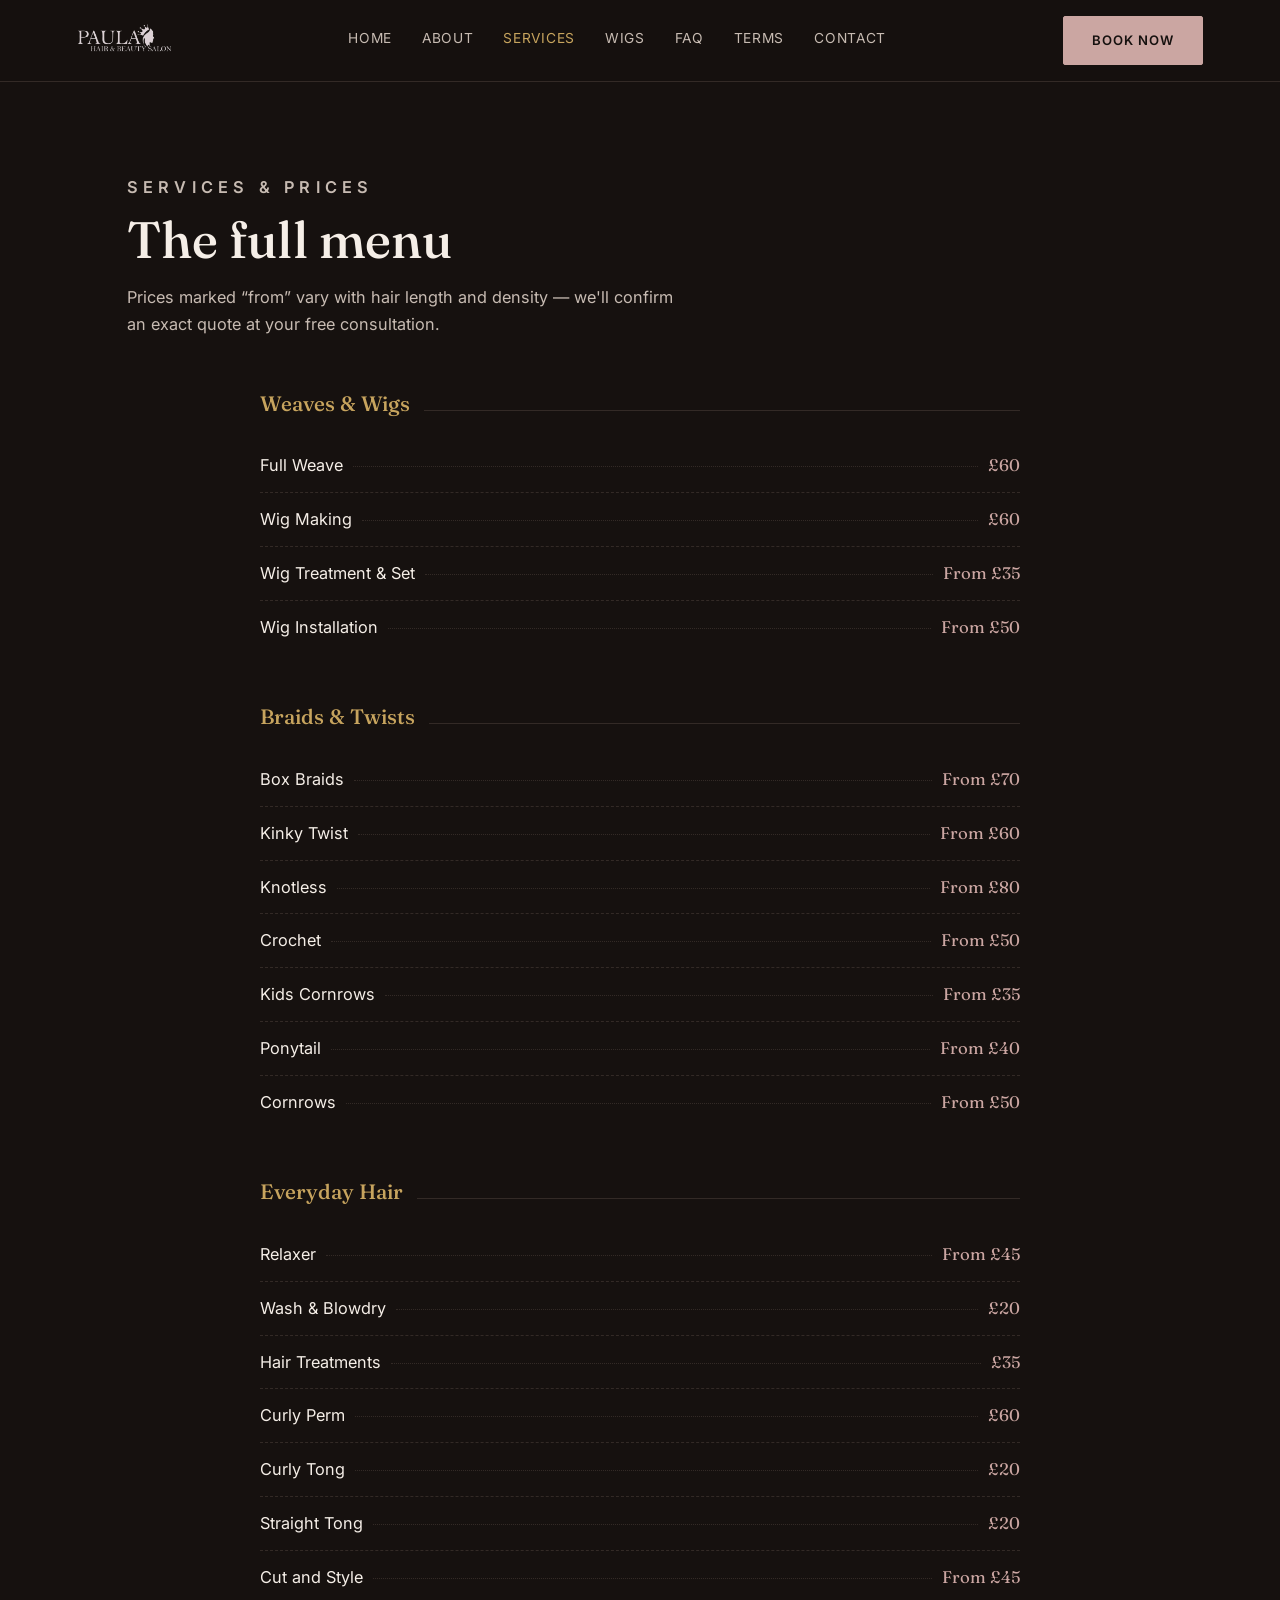
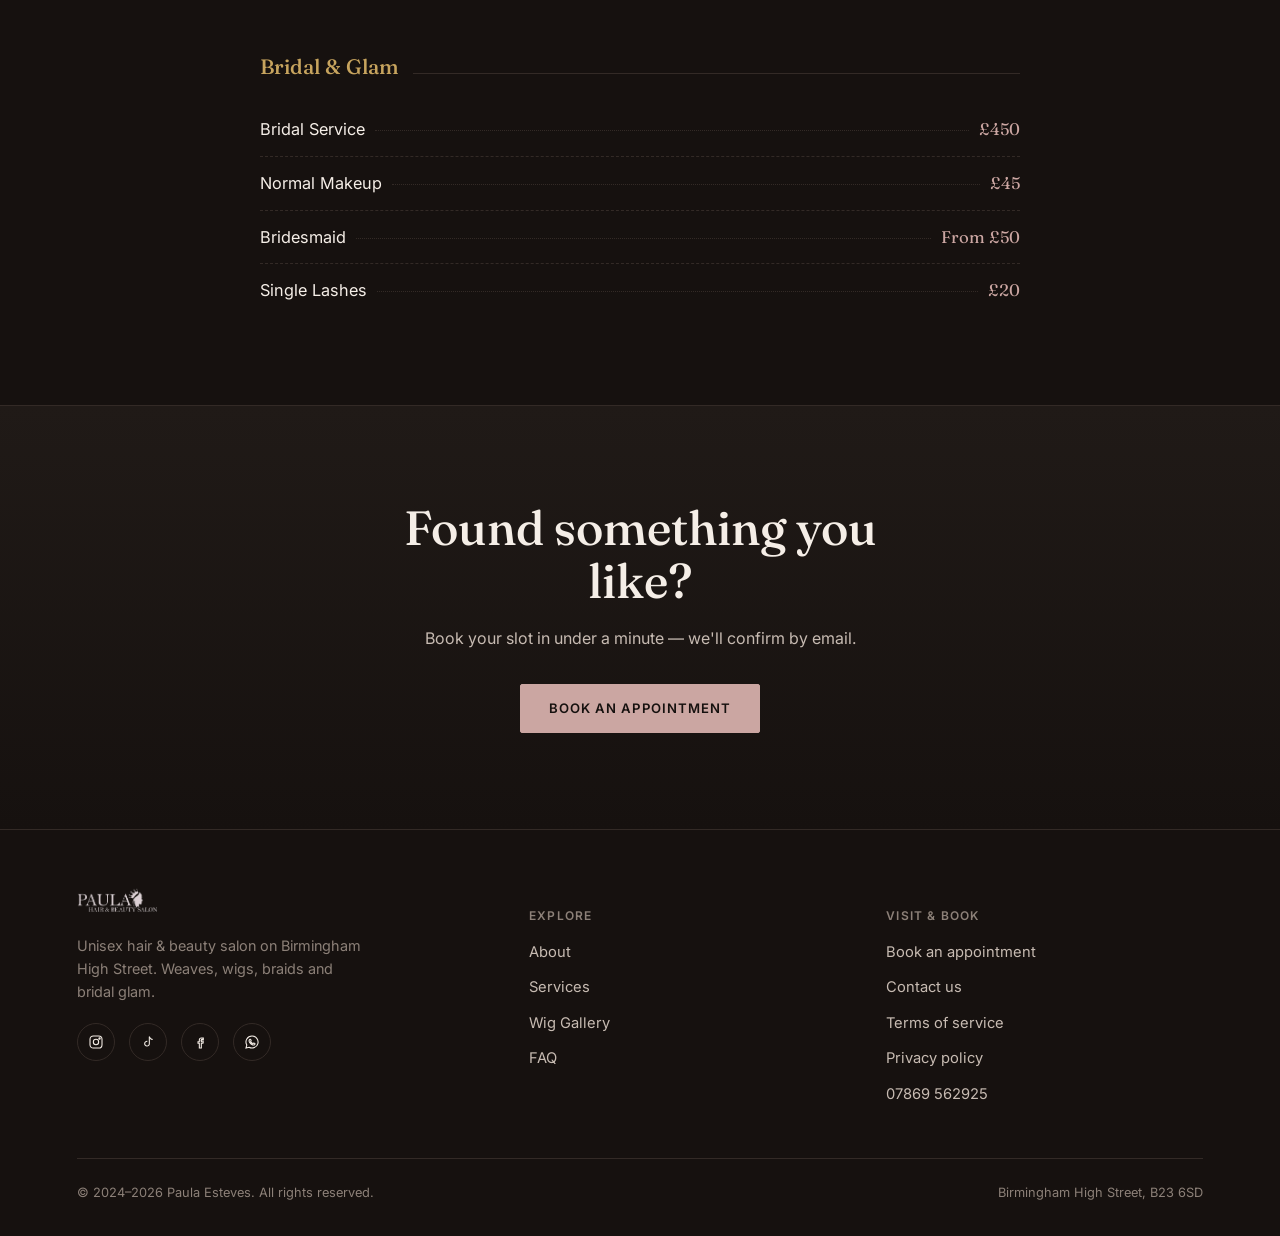
<file: services.html>
<!DOCTYPE html>
<html lang="en">
<head>
<meta charset="UTF-8">
<meta name="viewport" content="width=device-width, initial-scale=1.0">
<title>Services &amp; Prices | Paula's Hair &amp; Beauty Salon</title>
<meta name="description" content="Full price list for Paula's Hair & Beauty Salon: weaves, wigs, braids, everyday hair and bridal glam.">
<meta property="og:type" content="website">
<meta property="og:url" content="https://paulashairandbeautysalon.com/services.html">
<meta property="og:title" content="Services &amp; Prices | Paula's Hair &amp; Beauty Salon">
<meta property="og:description" content="Full price list for Paula's Hair & Beauty Salon: weaves, wigs, braids, everyday hair and bridal glam.">
<meta property="og:image" content="https://paulashairandbeautysalon.com/assets/og-image.jpg">
<meta property="og:image:width" content="1200">
<meta property="og:image:height" content="630">
<meta name="twitter:card" content="summary_large_image">
<meta name="twitter:title" content="Services &amp; Prices | Paula's Hair &amp; Beauty Salon">
<meta name="twitter:description" content="Full price list for Paula's Hair & Beauty Salon: weaves, wigs, braids, everyday hair and bridal glam.">
<meta name="twitter:image" content="https://paulashairandbeautysalon.com/assets/og-image.jpg">
<link rel="icon" type="image/x-icon" href="assets/favicon/favicon.ico">
<link rel="icon" type="image/png" sizes="32x32" href="assets/favicon/favicon-32x32.png">
<link rel="icon" type="image/png" sizes="16x16" href="assets/favicon/favicon-16x16.png">
<link rel="apple-touch-icon" href="assets/favicon/apple-touch-icon.png">
<link rel="manifest" href="assets/favicon/site.webmanifest">
<link rel="stylesheet" href="css/style.css">
</head>
<body>

<header class="site-header">
  <a href="index.html" class="brand"><img src="assets/logo.webp" alt="Paula's Hair &amp; Beauty Salon"></a>
  <nav class="site-nav" id="site-nav">
    <a href="index.html">Home</a>
    <a href="about.html">About</a>
    <a href="services.html" class="current">Services</a>
    <a href="wigs.html">Wigs</a>
    <a href="faq.html">FAQ</a>
    <a href="terms.html">Terms</a>
    <a href="contact.html">Contact</a>
  </nav>
  <div class="nav-actions">
    <a href="booking.html" class="btn btn-primary">Book Now</a>
    <button class="menu-toggle" aria-label="Toggle menu" aria-expanded="false" aria-controls="site-nav">
      <svg viewBox="0 0 24 24" fill="none" stroke="currentColor" stroke-width="1.6"><path d="M3 6h18M3 12h18M3 18h18"/></svg>
    </button>
  </div>
</header>

<section class="page-hero">
  <p class="eyebrow">Services &amp; prices</p>
  <h1>The full menu</h1>
  <p>Prices marked &ldquo;from&rdquo; vary with hair length and density &mdash; we'll confirm an exact quote at your free consultation.</p>
</section>

<section class="block" style="padding-top:0;">
  <div class="container-inner" style="max-width: 760px;">

    <div class="menu-category reveal" id="weaves">
      <h3>Weaves &amp; Wigs</h3>
      <ul class="menu-list">
        <li><span class="menu-name">Full Weave</span><span class="menu-fill"></span><span class="menu-price">&pound;60</span></li>
        <li><span class="menu-name">Wig Making</span><span class="menu-fill"></span><span class="menu-price">&pound;60</span></li>
        <li><span class="menu-name">Wig Treatment &amp; Set</span><span class="menu-fill"></span><span class="menu-price">From &pound;35</span></li>
        <li><span class="menu-name">Wig Installation</span><span class="menu-fill"></span><span class="menu-price">From &pound;50</span></li>
      </ul>
    </div>

    <div class="menu-category reveal" id="braids">
      <h3>Braids &amp; Twists</h3>
      <ul class="menu-list">
        <li><span class="menu-name">Box Braids</span><span class="menu-fill"></span><span class="menu-price">From &pound;70</span></li>
        <li><span class="menu-name">Kinky Twist</span><span class="menu-fill"></span><span class="menu-price">From &pound;60</span></li>
        <li><span class="menu-name">Knotless</span><span class="menu-fill"></span><span class="menu-price">From &pound;80</span></li>
        <li><span class="menu-name">Crochet</span><span class="menu-fill"></span><span class="menu-price">From &pound;50</span></li>
        <li><span class="menu-name">Kids Cornrows</span><span class="menu-fill"></span><span class="menu-price">From &pound;35</span></li>
        <li><span class="menu-name">Ponytail</span><span class="menu-fill"></span><span class="menu-price">From &pound;40</span></li>
        <li><span class="menu-name">Cornrows</span><span class="menu-fill"></span><span class="menu-price">From &pound;50</span></li>
      </ul>
    </div>

    <div class="menu-category reveal" id="everyday">
      <h3>Everyday Hair</h3>
      <ul class="menu-list">
        <li><span class="menu-name">Relaxer</span><span class="menu-fill"></span><span class="menu-price">From &pound;45</span></li>
        <li><span class="menu-name">Wash &amp; Blowdry</span><span class="menu-fill"></span><span class="menu-price">&pound;20</span></li>
        <li><span class="menu-name">Hair Treatments</span><span class="menu-fill"></span><span class="menu-price">&pound;35</span></li>
        <li><span class="menu-name">Curly Perm</span><span class="menu-fill"></span><span class="menu-price">&pound;60</span></li>
        <li><span class="menu-name">Curly Tong</span><span class="menu-fill"></span><span class="menu-price">&pound;20</span></li>
        <li><span class="menu-name">Straight Tong</span><span class="menu-fill"></span><span class="menu-price">&pound;20</span></li>
        <li><span class="menu-name">Cut and Style</span><span class="menu-fill"></span><span class="menu-price">From &pound;45</span></li>
      </ul>
    </div>

    <div class="menu-category reveal" id="bridal">
      <h3>Bridal &amp; Glam</h3>
      <ul class="menu-list">
        <li><span class="menu-name">Bridal Service</span><span class="menu-fill"></span><span class="menu-price">&pound;450</span></li>
        <li><span class="menu-name">Normal Makeup</span><span class="menu-fill"></span><span class="menu-price">&pound;45</span></li>
        <li><span class="menu-name">Bridesmaid</span><span class="menu-fill"></span><span class="menu-price">From &pound;50</span></li>
        <li><span class="menu-name">Single Lashes</span><span class="menu-fill"></span><span class="menu-price">&pound;20</span></li>
      </ul>
    </div>

  </div>
</section>

<section class="cta-band">
  <h2>Found something you like?</h2>
  <p>Book your slot in under a minute &mdash; we'll confirm by email.</p>
  <div class="actions">
    <a href="booking.html" class="btn btn-primary">Book an appointment</a>
  </div>
</section>

<footer class="site-footer">
  <div class="footer-grid">
    <div class="footer-brand">
      <img src="assets/logo.webp" alt="Paula's Hair &amp; Beauty Salon">
      <p>Unisex hair &amp; beauty salon on Birmingham High Street. Weaves, wigs, braids and bridal glam.</p>
      <div class="footer-social" style="margin-top:20px;">
        <a href="https://www.instagram.com/paulasunisexhair01/" aria-label="Instagram" target="_blank" rel="noopener"><svg viewBox="0 0 24 24" fill="none" stroke="currentColor" stroke-width="1.6"><rect x="3" y="3" width="18" height="18" rx="5"/><circle cx="12" cy="12" r="4"/><circle cx="17.3" cy="6.7" r="1"/></svg></a>
        <a href="https://www.tiktok.com/@hairxpaulax" aria-label="TikTok" target="_blank" rel="noopener"><svg viewBox="0 0 24 24" fill="none" stroke="currentColor" stroke-width="1.6"><path d="M14 4v10.5a3.5 3.5 0 11-3-3.46"/><path d="M14 4c.5 2.4 2.2 4 5 4.2"/></svg></a>
        <a href="https://www.facebook.com/p/Paulas-unisex-hair-salon-100063559331824/" aria-label="Facebook" target="_blank" rel="noopener"><svg viewBox="0 0 24 24" fill="none" stroke="currentColor" stroke-width="1.6"><path d="M14 9h3V6h-3c-1.7 0-3 1.3-3 3v2.5H9V14h2v7h3v-7h2.5l.5-2.5H14V9c0-.6.4-1 1-1z"/></svg></a>
        <a href="https://wa.me/447869562925" aria-label="WhatsApp" target="_blank" rel="noopener"><svg viewBox="0 0 24 24" fill="none" stroke="currentColor" stroke-width="1.6"><path d="M12 3a9 9 0 00-7.8 13.5L3 21l4.6-1.2A9 9 0 1012 3z"/><path d="M8.5 8.4c.2-.5.4-.5.6-.5h.5c.2 0 .4 0 .5.3.2.4.6 1.4.6 1.5.1.1.1.3 0 .4-.1.2-.2.3-.3.4l-.4.4c-.1.1-.2.3-.1.5.2.3.7 1.1 1.4 1.7.9.8 1.7 1.1 2 1.2.2.1.4.1.5-.1l.5-.6c.2-.2.4-.2.6-.1l1.3.6c.2.1.3.2.3.4 0 .8-.3 1.6-1.4 1.9-.7.2-1.6.3-3.3-.6-1.9-1-3.1-2.9-3.2-3-.1-.1-1-1.3-1-2.5 0-1.1.6-1.7.8-1.9z"/></svg></a>
      </div>
    </div>
    <div class="footer-col">
      <h5>Explore</h5>
      <a href="about.html">About</a>
      <a href="services.html">Services</a>
      <a href="wigs.html">Wig Gallery</a>
      <a href="faq.html">FAQ</a>
    </div>
    <div class="footer-col">
      <h5>Visit &amp; Book</h5>
      <a href="booking.html">Book an appointment</a>
      <a href="contact.html">Contact us</a>
      <a href="terms.html">Terms of service</a>
      <a href="privacy.html">Privacy policy</a>
      <a href="tel:07869562925">07869 562925</a>
    </div>
  </div>
  <div class="footer-bottom">
    <span>&copy; 2024&ndash;2026 Paula Esteves. All rights reserved.</span>
    <span>Birmingham High Street, B23 6SD</span>
  </div>
</footer>

<script src="js/main.js"></script>
</body>
</html>
</file>
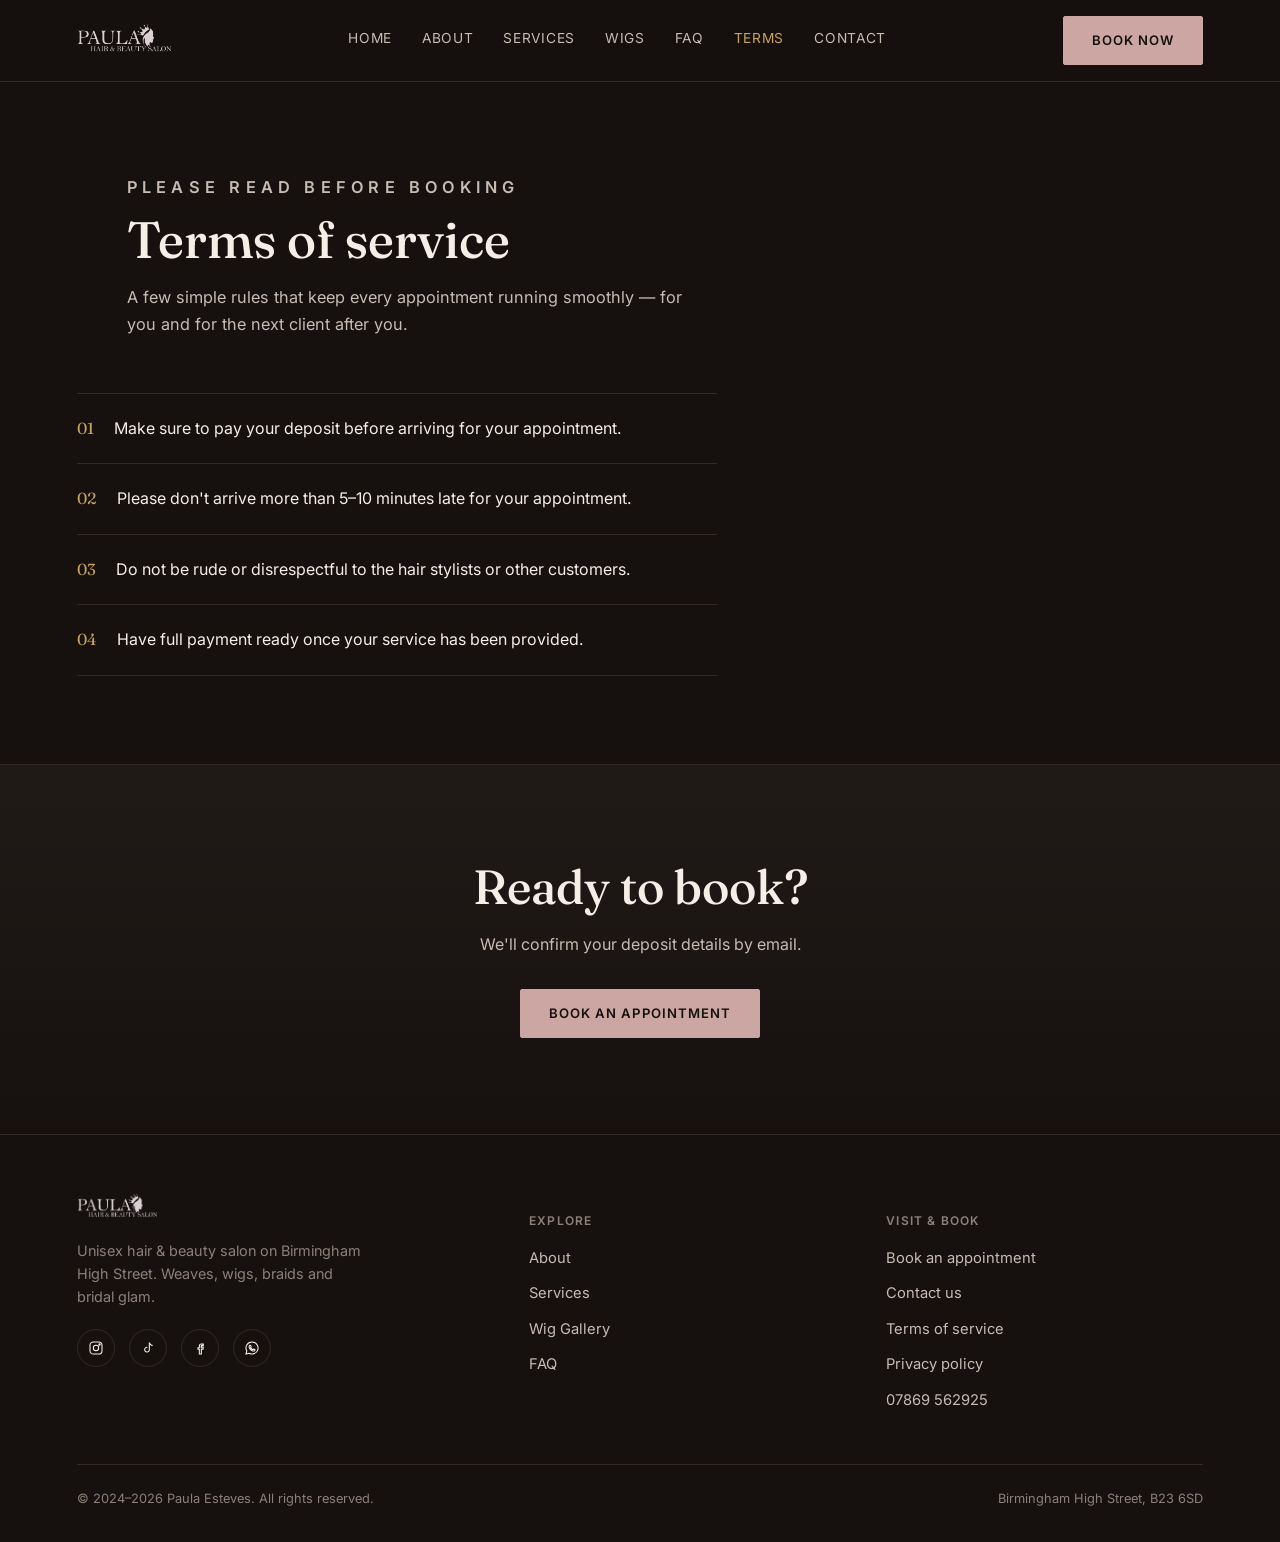
<file: terms.html>
<!DOCTYPE html>
<html lang="en">
<head>
<meta charset="UTF-8">
<meta name="viewport" content="width=device-width, initial-scale=1.0">
<title>Terms of Service | Paula's Hair &amp; Beauty Salon</title>
<meta name="description" content="Terms of service for booking an appointment with Paula's Hair & Beauty Salon.">
<meta property="og:type" content="website">
<meta property="og:url" content="https://paulashairandbeautysalon.com/terms.html">
<meta property="og:title" content="Terms of Service | Paula's Hair &amp; Beauty Salon">
<meta property="og:description" content="Terms of service for booking an appointment with Paula's Hair & Beauty Salon.">
<meta property="og:image" content="https://paulashairandbeautysalon.com/assets/og-image.jpg">
<meta property="og:image:width" content="1200">
<meta property="og:image:height" content="630">
<meta name="twitter:card" content="summary_large_image">
<meta name="twitter:title" content="Terms of Service | Paula's Hair &amp; Beauty Salon">
<meta name="twitter:description" content="Terms of service for booking an appointment with Paula's Hair & Beauty Salon.">
<meta name="twitter:image" content="https://paulashairandbeautysalon.com/assets/og-image.jpg">
<link rel="icon" type="image/x-icon" href="assets/favicon/favicon.ico">
<link rel="icon" type="image/png" sizes="32x32" href="assets/favicon/favicon-32x32.png">
<link rel="icon" type="image/png" sizes="16x16" href="assets/favicon/favicon-16x16.png">
<link rel="apple-touch-icon" href="assets/favicon/apple-touch-icon.png">
<link rel="manifest" href="assets/favicon/site.webmanifest">
<link rel="stylesheet" href="css/style.css">
</head>
<body>

<header class="site-header">
  <a href="index.html" class="brand"><img src="assets/logo.webp" alt="Paula's Hair &amp; Beauty Salon"></a>
  <nav class="site-nav" id="site-nav">
    <a href="index.html">Home</a>
    <a href="about.html">About</a>
    <a href="services.html">Services</a>
    <a href="wigs.html">Wigs</a>
    <a href="faq.html">FAQ</a>
    <a href="terms.html" class="current">Terms</a>
    <a href="contact.html">Contact</a>
  </nav>
  <div class="nav-actions">
    <a href="booking.html" class="btn btn-primary">Book Now</a>
    <button class="menu-toggle" aria-label="Toggle menu" aria-expanded="false" aria-controls="site-nav">
      <svg viewBox="0 0 24 24" fill="none" stroke="currentColor" stroke-width="1.6"><path d="M3 6h18M3 12h18M3 18h18"/></svg>
    </button>
  </div>
</header>

<section class="page-hero">
  <p class="eyebrow">Please read before booking</p>
  <h1>Terms of service</h1>
  <p>A few simple rules that keep every appointment running smoothly &mdash; for you and for the next client after you.</p>
</section>

<section class="block" style="padding-top:0;">
  <div class="container-inner">
    <ol class="terms-list reveal">
      <li>Make sure to pay your deposit before arriving for your appointment.</li>
      <li>Please don't arrive more than 5&ndash;10 minutes late for your appointment.</li>
      <li>Do not be rude or disrespectful to the hair stylists or other customers.</li>
      <li>Have full payment ready once your service has been provided.</li>
    </ol>
  </div>
</section>

<section class="cta-band">
  <h2>Ready to book?</h2>
  <p>We'll confirm your deposit details by email.</p>
  <div class="actions">
    <a href="booking.html" class="btn btn-primary">Book an appointment</a>
  </div>
</section>

<footer class="site-footer">
  <div class="footer-grid">
    <div class="footer-brand">
      <img src="assets/logo.webp" alt="Paula's Hair &amp; Beauty Salon">
      <p>Unisex hair &amp; beauty salon on Birmingham High Street. Weaves, wigs, braids and bridal glam.</p>
      <div class="footer-social" style="margin-top:20px;">
        <a href="https://www.instagram.com/paulasunisexhair01/" aria-label="Instagram" target="_blank" rel="noopener"><svg viewBox="0 0 24 24" fill="none" stroke="currentColor" stroke-width="1.6"><rect x="3" y="3" width="18" height="18" rx="5"/><circle cx="12" cy="12" r="4"/><circle cx="17.3" cy="6.7" r="1"/></svg></a>
        <a href="https://www.tiktok.com/@hairxpaulax" aria-label="TikTok" target="_blank" rel="noopener"><svg viewBox="0 0 24 24" fill="none" stroke="currentColor" stroke-width="1.6"><path d="M14 4v10.5a3.5 3.5 0 11-3-3.46"/><path d="M14 4c.5 2.4 2.2 4 5 4.2"/></svg></a>
        <a href="https://www.facebook.com/p/Paulas-unisex-hair-salon-100063559331824/" aria-label="Facebook" target="_blank" rel="noopener"><svg viewBox="0 0 24 24" fill="none" stroke="currentColor" stroke-width="1.6"><path d="M14 9h3V6h-3c-1.7 0-3 1.3-3 3v2.5H9V14h2v7h3v-7h2.5l.5-2.5H14V9c0-.6.4-1 1-1z"/></svg></a>
        <a href="https://wa.me/447869562925" aria-label="WhatsApp" target="_blank" rel="noopener"><svg viewBox="0 0 24 24" fill="none" stroke="currentColor" stroke-width="1.6"><path d="M12 3a9 9 0 00-7.8 13.5L3 21l4.6-1.2A9 9 0 1012 3z"/><path d="M8.5 8.4c.2-.5.4-.5.6-.5h.5c.2 0 .4 0 .5.3.2.4.6 1.4.6 1.5.1.1.1.3 0 .4-.1.2-.2.3-.3.4l-.4.4c-.1.1-.2.3-.1.5.2.3.7 1.1 1.4 1.7.9.8 1.7 1.1 2 1.2.2.1.4.1.5-.1l.5-.6c.2-.2.4-.2.6-.1l1.3.6c.2.1.3.2.3.4 0 .8-.3 1.6-1.4 1.9-.7.2-1.6.3-3.3-.6-1.9-1-3.1-2.9-3.2-3-.1-.1-1-1.3-1-2.5 0-1.1.6-1.7.8-1.9z"/></svg></a>
      </div>
    </div>
    <div class="footer-col">
      <h5>Explore</h5>
      <a href="about.html">About</a>
      <a href="services.html">Services</a>
      <a href="wigs.html">Wig Gallery</a>
      <a href="faq.html">FAQ</a>
    </div>
    <div class="footer-col">
      <h5>Visit &amp; Book</h5>
      <a href="booking.html">Book an appointment</a>
      <a href="contact.html">Contact us</a>
      <a href="terms.html">Terms of service</a>
      <a href="privacy.html">Privacy policy</a>
      <a href="tel:07869562925">07869 562925</a>
    </div>
  </div>
  <div class="footer-bottom">
    <span>&copy; 2024&ndash;2026 Paula Esteves. All rights reserved.</span>
    <span>Birmingham High Street, B23 6SD</span>
  </div>
</footer>

<script src="js/main.js"></script>
</body>
</html>
</file>
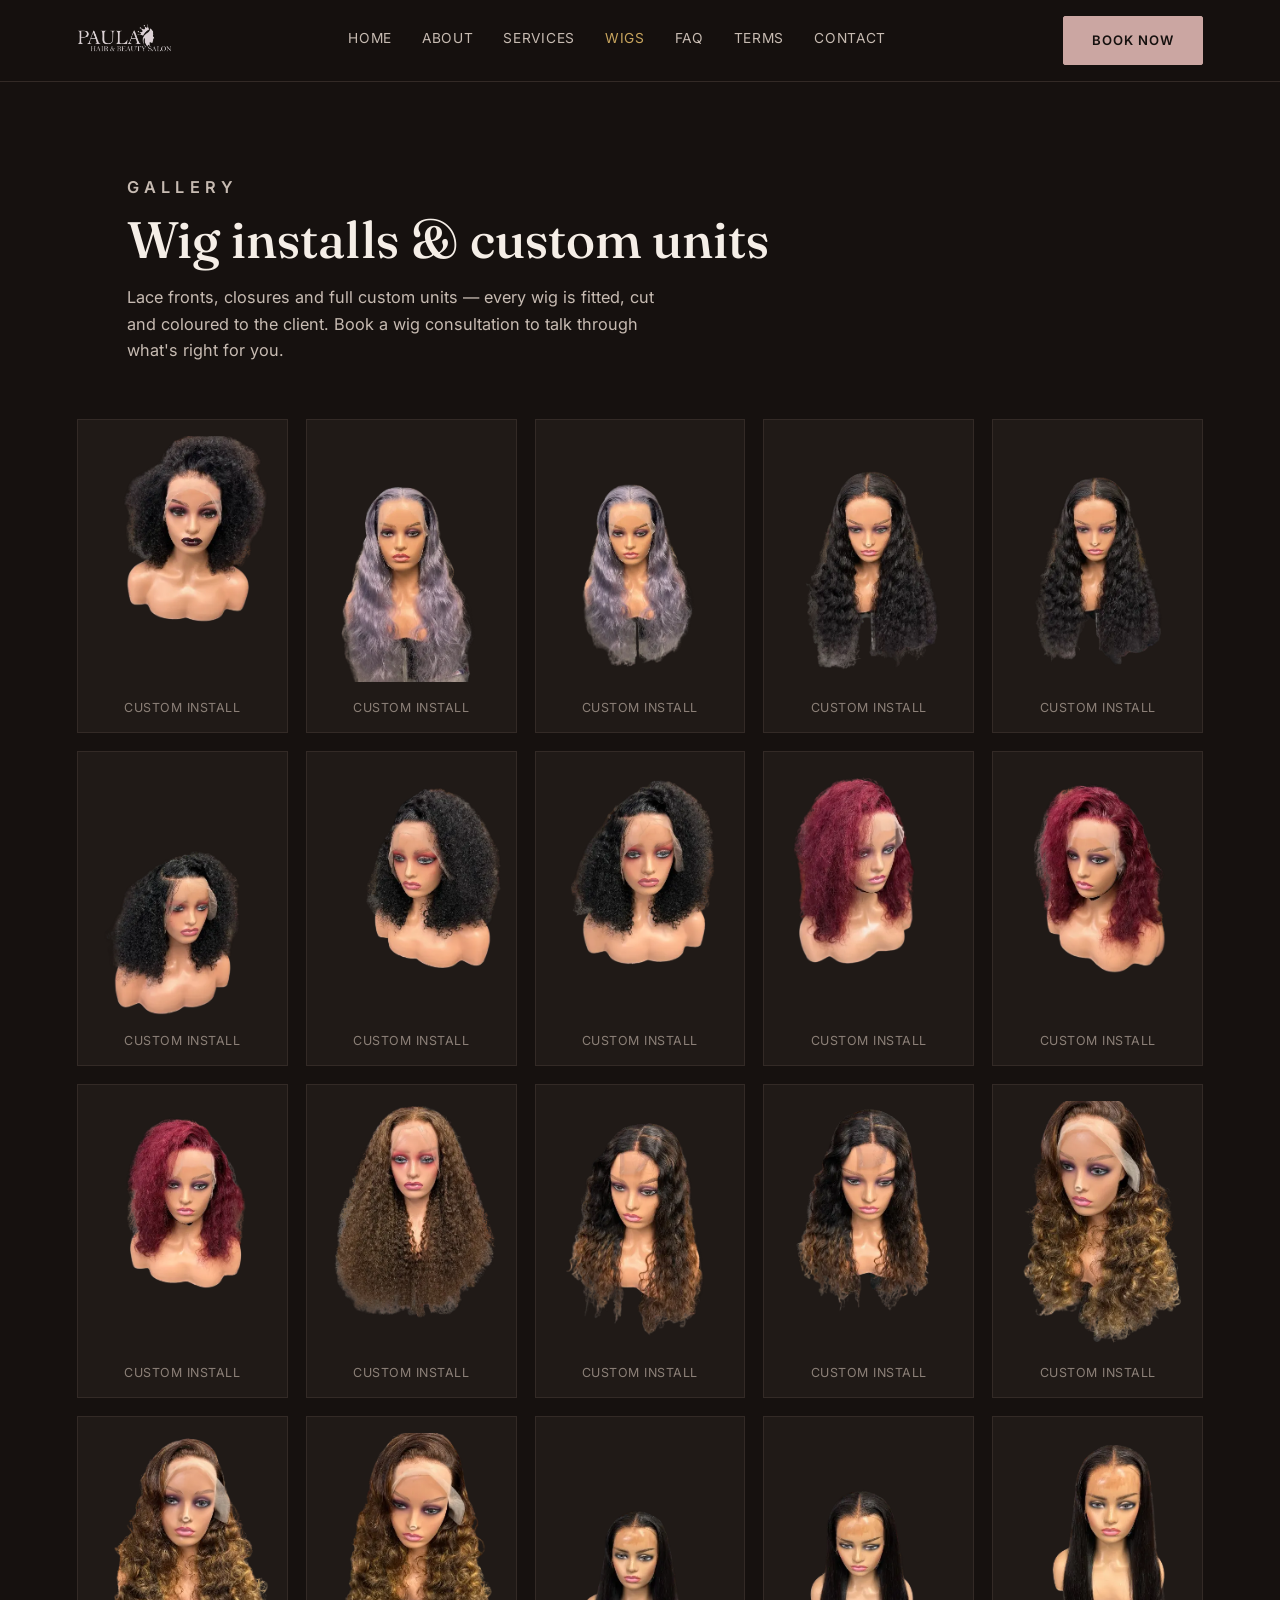
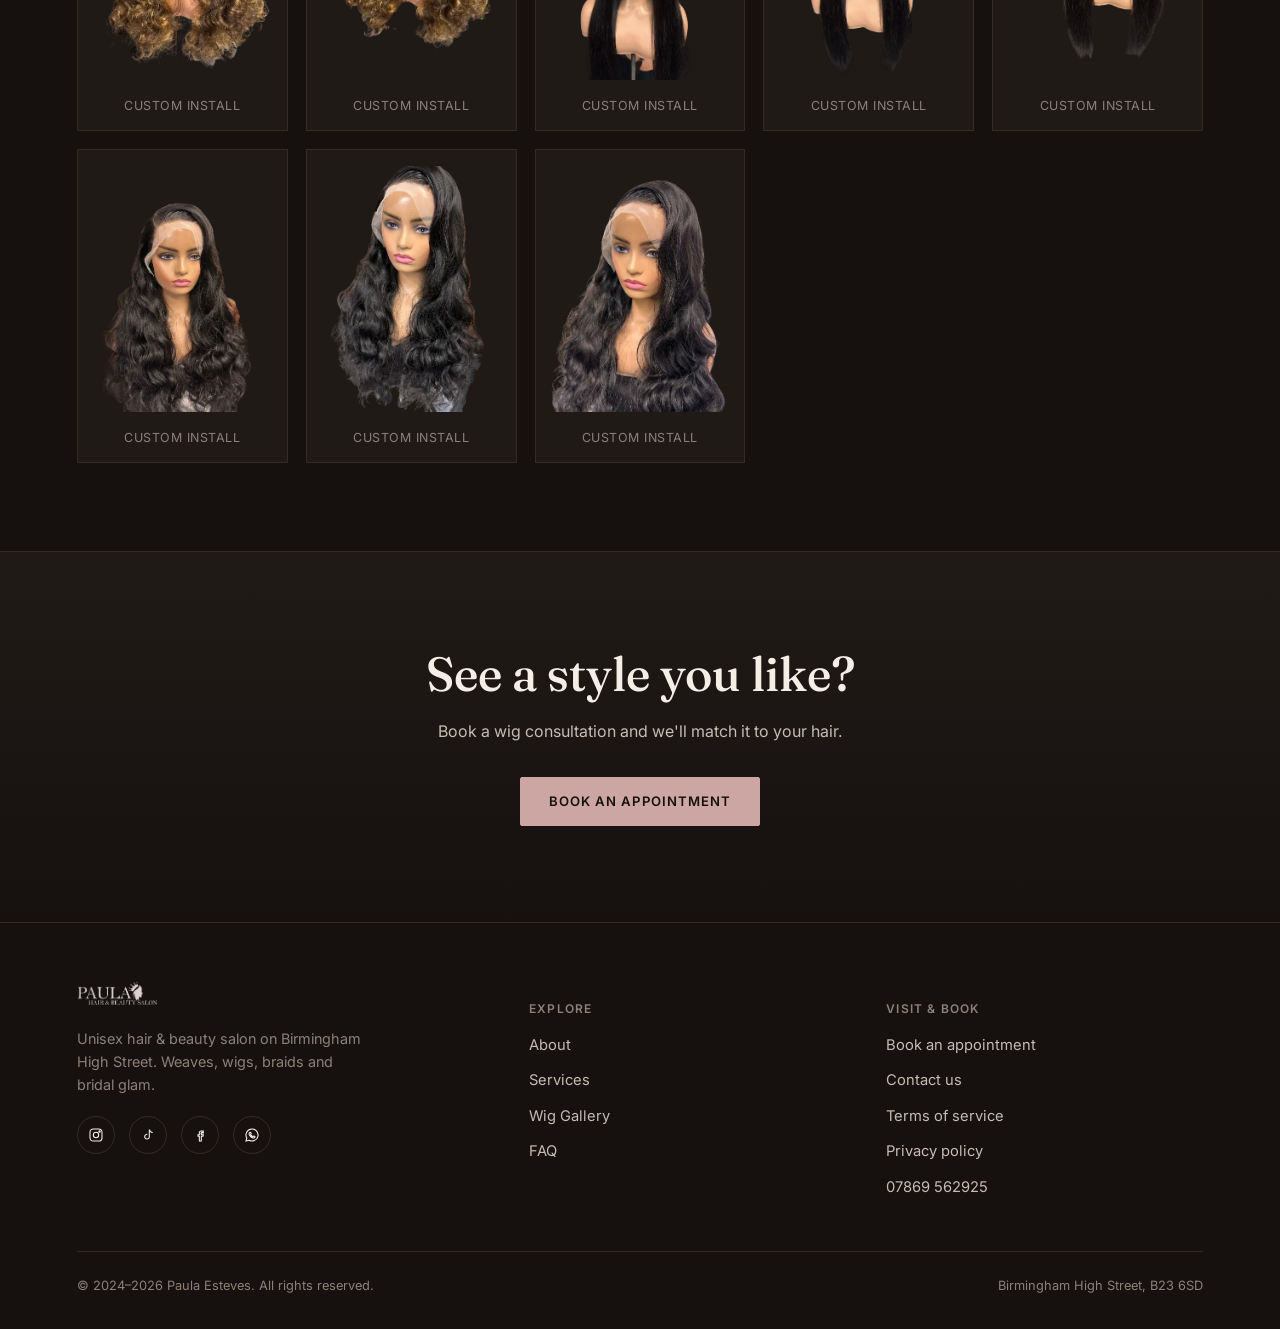
<file: wigs.html>
<!DOCTYPE html>
<html lang="en">
<head>
<meta charset="UTF-8">
<meta name="viewport" content="width=device-width, initial-scale=1.0">
<title>Wig Gallery | Paula's Hair &amp; Beauty Salon</title>
<meta name="description" content="Browse ready-to-wear and custom wig installs from Paula's Hair & Beauty Salon in Birmingham.">
<meta property="og:type" content="website">
<meta property="og:url" content="https://paulashairandbeautysalon.com/wigs.html">
<meta property="og:title" content="Wig Gallery | Paula's Hair &amp; Beauty Salon">
<meta property="og:description" content="Browse ready-to-wear and custom wig installs from Paula's Hair & Beauty Salon in Birmingham.">
<meta property="og:image" content="https://paulashairandbeautysalon.com/assets/og-image.jpg">
<meta property="og:image:width" content="1200">
<meta property="og:image:height" content="630">
<meta name="twitter:card" content="summary_large_image">
<meta name="twitter:title" content="Wig Gallery | Paula's Hair &amp; Beauty Salon">
<meta name="twitter:description" content="Browse ready-to-wear and custom wig installs from Paula's Hair & Beauty Salon in Birmingham.">
<meta name="twitter:image" content="https://paulashairandbeautysalon.com/assets/og-image.jpg">
<link rel="icon" type="image/x-icon" href="assets/favicon/favicon.ico">
<link rel="icon" type="image/png" sizes="32x32" href="assets/favicon/favicon-32x32.png">
<link rel="icon" type="image/png" sizes="16x16" href="assets/favicon/favicon-16x16.png">
<link rel="apple-touch-icon" href="assets/favicon/apple-touch-icon.png">
<link rel="manifest" href="assets/favicon/site.webmanifest">
<link rel="stylesheet" href="css/style.css">
</head>
<body>

<header class="site-header">
  <a href="index.html" class="brand"><img src="assets/logo.webp" alt="Paula's Hair &amp; Beauty Salon"></a>
  <nav class="site-nav" id="site-nav">
    <a href="index.html">Home</a>
    <a href="about.html">About</a>
    <a href="services.html">Services</a>
    <a href="wigs.html" class="current">Wigs</a>
    <a href="faq.html">FAQ</a>
    <a href="terms.html">Terms</a>
    <a href="contact.html">Contact</a>
  </nav>
  <div class="nav-actions">
    <a href="booking.html" class="btn btn-primary">Book Now</a>
    <button class="menu-toggle" aria-label="Toggle menu" aria-expanded="false" aria-controls="site-nav">
      <svg viewBox="0 0 24 24" fill="none" stroke="currentColor" stroke-width="1.6"><path d="M3 6h18M3 12h18M3 18h18"/></svg>
    </button>
  </div>
</header>

<section class="page-hero">
  <p class="eyebrow">Gallery</p>
  <h1>Wig installs &amp; custom units</h1>
  <p>Lace fronts, closures and full custom units &mdash; every wig is fitted, cut and coloured to the client. Book a wig consultation to talk through what's right for you.</p>
</section>

<section class="block" style="padding-top:0;">
  <div class="container-inner">
    <div class="gallery-grid">
      <figure class="reveal"><img src="assets/wigs/image1.webp" alt="Wig install" loading="lazy"><figcaption>Custom install</figcaption></figure>
      <figure class="reveal"><img src="assets/wigs/image3.webp" alt="Wig install" loading="lazy"><figcaption>Custom install</figcaption></figure>
      <figure class="reveal"><img src="assets/wigs/image4.webp" alt="Wig install" loading="lazy"><figcaption>Custom install</figcaption></figure>
      <figure class="reveal"><img src="assets/wigs/image5.webp" alt="Wig install" loading="lazy"><figcaption>Custom install</figcaption></figure>
      <figure class="reveal"><img src="assets/wigs/image6.webp" alt="Wig install" loading="lazy"><figcaption>Custom install</figcaption></figure>
      <figure class="reveal"><img src="assets/wigs/image7.webp" alt="Wig install" loading="lazy"><figcaption>Custom install</figcaption></figure>
      <figure class="reveal"><img src="assets/wigs/image8.webp" alt="Wig install" loading="lazy"><figcaption>Custom install</figcaption></figure>
      <figure class="reveal"><img src="assets/wigs/image9.webp" alt="Wig install" loading="lazy"><figcaption>Custom install</figcaption></figure>
      <figure class="reveal"><img src="assets/wigs/image10.webp" alt="Wig install" loading="lazy"><figcaption>Custom install</figcaption></figure>
      <figure class="reveal"><img src="assets/wigs/image11.webp" alt="Wig install" loading="lazy"><figcaption>Custom install</figcaption></figure>
      <figure class="reveal"><img src="assets/wigs/image12.webp" alt="Wig install" loading="lazy"><figcaption>Custom install</figcaption></figure>
      <figure class="reveal"><img src="assets/wigs/image14.webp" alt="Wig install" loading="lazy"><figcaption>Custom install</figcaption></figure>
      <figure class="reveal"><img src="assets/wigs/image15.webp" alt="Wig install" loading="lazy"><figcaption>Custom install</figcaption></figure>
      <figure class="reveal"><img src="assets/wigs/image16.webp" alt="Wig install" loading="lazy"><figcaption>Custom install</figcaption></figure>
      <figure class="reveal"><img src="assets/wigs/image17.webp" alt="Wig install" loading="lazy"><figcaption>Custom install</figcaption></figure>
      <figure class="reveal"><img src="assets/wigs/image18.webp" alt="Wig install" loading="lazy"><figcaption>Custom install</figcaption></figure>
      <figure class="reveal"><img src="assets/wigs/image19.webp" alt="Wig install" loading="lazy"><figcaption>Custom install</figcaption></figure>
      <figure class="reveal"><img src="assets/wigs/image20.webp" alt="Wig install" loading="lazy"><figcaption>Custom install</figcaption></figure>
      <figure class="reveal"><img src="assets/wigs/image21.webp" alt="Wig install" loading="lazy"><figcaption>Custom install</figcaption></figure>
      <figure class="reveal"><img src="assets/wigs/image22.webp" alt="Wig install" loading="lazy"><figcaption>Custom install</figcaption></figure>
      <figure class="reveal"><img src="assets/wigs/image23.webp" alt="Wig install" loading="lazy"><figcaption>Custom install</figcaption></figure>
      <figure class="reveal"><img src="assets/wigs/image24.webp" alt="Wig install" loading="lazy"><figcaption>Custom install</figcaption></figure>
      <figure class="reveal"><img src="assets/wigs/image25.webp" alt="Wig install" loading="lazy"><figcaption>Custom install</figcaption></figure>
    </div>
  </div>
</section>

<section class="cta-band">
  <h2>See a style you like?</h2>
  <p>Book a wig consultation and we'll match it to your hair.</p>
  <div class="actions">
    <a href="booking.html" class="btn btn-primary">Book an appointment</a>
  </div>
</section>

<footer class="site-footer">
  <div class="footer-grid">
    <div class="footer-brand">
      <img src="assets/logo.webp" alt="Paula's Hair &amp; Beauty Salon">
      <p>Unisex hair &amp; beauty salon on Birmingham High Street. Weaves, wigs, braids and bridal glam.</p>
      <div class="footer-social" style="margin-top:20px;">
        <a href="https://www.instagram.com/paulasunisexhair01/" aria-label="Instagram" target="_blank" rel="noopener"><svg viewBox="0 0 24 24" fill="none" stroke="currentColor" stroke-width="1.6"><rect x="3" y="3" width="18" height="18" rx="5"/><circle cx="12" cy="12" r="4"/><circle cx="17.3" cy="6.7" r="1"/></svg></a>
        <a href="https://www.tiktok.com/@hairxpaulax" aria-label="TikTok" target="_blank" rel="noopener"><svg viewBox="0 0 24 24" fill="none" stroke="currentColor" stroke-width="1.6"><path d="M14 4v10.5a3.5 3.5 0 11-3-3.46"/><path d="M14 4c.5 2.4 2.2 4 5 4.2"/></svg></a>
        <a href="https://www.facebook.com/p/Paulas-unisex-hair-salon-100063559331824/" aria-label="Facebook" target="_blank" rel="noopener"><svg viewBox="0 0 24 24" fill="none" stroke="currentColor" stroke-width="1.6"><path d="M14 9h3V6h-3c-1.7 0-3 1.3-3 3v2.5H9V14h2v7h3v-7h2.5l.5-2.5H14V9c0-.6.4-1 1-1z"/></svg></a>
        <a href="https://wa.me/447869562925" aria-label="WhatsApp" target="_blank" rel="noopener"><svg viewBox="0 0 24 24" fill="none" stroke="currentColor" stroke-width="1.6"><path d="M12 3a9 9 0 00-7.8 13.5L3 21l4.6-1.2A9 9 0 1012 3z"/><path d="M8.5 8.4c.2-.5.4-.5.6-.5h.5c.2 0 .4 0 .5.3.2.4.6 1.4.6 1.5.1.1.1.3 0 .4-.1.2-.2.3-.3.4l-.4.4c-.1.1-.2.3-.1.5.2.3.7 1.1 1.4 1.7.9.8 1.7 1.1 2 1.2.2.1.4.1.5-.1l.5-.6c.2-.2.4-.2.6-.1l1.3.6c.2.1.3.2.3.4 0 .8-.3 1.6-1.4 1.9-.7.2-1.6.3-3.3-.6-1.9-1-3.1-2.9-3.2-3-.1-.1-1-1.3-1-2.5 0-1.1.6-1.7.8-1.9z"/></svg></a>
      </div>
    </div>
    <div class="footer-col">
      <h5>Explore</h5>
      <a href="about.html">About</a>
      <a href="services.html">Services</a>
      <a href="wigs.html">Wig Gallery</a>
      <a href="faq.html">FAQ</a>
    </div>
    <div class="footer-col">
      <h5>Visit &amp; Book</h5>
      <a href="booking.html">Book an appointment</a>
      <a href="contact.html">Contact us</a>
      <a href="terms.html">Terms of service</a>
      <a href="privacy.html">Privacy policy</a>
      <a href="tel:07869562925">07869 562925</a>
    </div>
  </div>
  <div class="footer-bottom">
    <span>&copy; 2024&ndash;2026 Paula Esteves. All rights reserved.</span>
    <span>Birmingham High Street, B23 6SD</span>
  </div>
</footer>

<script src="js/main.js"></script>
</body>
</html>
</file>
<file: css/style.css>
/* ==========================================================================
   Paula's Hair & Beauty Salon — Design System
   Palette: warm ink black + heirloom mauve (from the logo) + antique gold
   Type: Fraunces (display) / Inter (body & UI)
   ========================================================================== */

@import url('https://fonts.googleapis.com/css2?family=Fraunces:opsz,wght@9..144,300;9..144,400;9..144,500;9..144,600;9..144,700&family=Inter:wght@400;500;600;700&display=swap');

:root{
  /* -- Color tokens -- */
  --ink:        #16110F;   /* page background, warm near-black */
  --ink-soft:   #201A17;   /* raised surface */
  --ink-line:   #332A26;   /* hairline borders on dark */
  --rose:       #CBA6A2;   /* primary accent, lifted from the logo */
  --rose-deep:  #8C5B58;   /* pressed / hover state */
  --gold:       #C7A45E;   /* crown accent, used sparingly */
  --cream:      #F5EEE7;   /* primary text on dark */
  --cream-dim:  #C7BBB2;   /* secondary text on dark */
  --cream-faint:#8C8078;   /* tertiary text / captions */

  /* -- Type -- */
  --font-display: 'Fraunces', 'Iowan Old Style', Georgia, serif;
  --font-body: 'Inter', -apple-system, BlinkMacSystemFont, 'Segoe UI', sans-serif;

  /* -- Rhythm -- */
  --edge: clamp(20px, 6vw, 96px);
  --radius: 2px;
  --max: 1180px;
}

*, *::before, *::after{ box-sizing: border-box; }

html{
  scroll-behavior: smooth;
}
@media (prefers-reduced-motion: reduce){
  html{ scroll-behavior: auto; }
  *, *::before, *::after{ animation-duration: 0.01ms !important; animation-iteration-count: 1 !important; transition-duration: 0.01ms !important; scroll-behavior: auto !important; }
}

body{
  margin: 0;
  background: var(--ink);
  color: var(--cream);
  font-family: var(--font-body);
  font-size: 16px;
  line-height: 1.6;
  -webkit-font-smoothing: antialiased;
}

img{ max-width: 100%; display: block; }
a{ color: inherit; }

h1, h2, h3, h4{
  font-family: var(--font-display);
  font-weight: 500;
  line-height: 1.1;
  margin: 0;
  color: var(--cream);
}

p{ margin: 0; }

::selection{ background: var(--rose); color: var(--ink); }

:focus-visible{
  outline: 2px solid var(--gold);
  outline-offset: 3px;
}

.container{
  max-width: var(--max);
  margin-inline: auto;
  padding-inline: var(--edge);
}

.eyebrow{
  font-family: var(--font-body);
  font-size: 0.72rem;
  letter-spacing: 0.32em;
  text-transform: uppercase;
  color: var(--gold);
  font-weight: 600;
}

/* ---------------------------------------------------------------------
   Signature motif — a single-line crown, echoing the wordmark.
   Used as a section divider so it reads as punctuation, not decoration.
   --------------------------------------------------------------------- */
.crown-divider{
  width: 46px;
  height: 28px;
  margin: 22px 0;
  color: var(--gold);
  opacity: 0.9;
}
.crown-divider.center{ margin-inline: auto; }
.crown-divider svg{ width: 100%; height: 100%; display: block; }

/* ---------------------------------------------------------------------
   Header
   --------------------------------------------------------------------- */
.site-header{
  position: sticky;
  top: 0;
  z-index: 100;
  display: flex;
  align-items: center;
  justify-content: space-between;
  gap: 24px;
  padding: 16px var(--edge);
  background: rgba(22, 17, 15, 0.86);
  backdrop-filter: blur(10px);
  border-bottom: 1px solid var(--ink-line);
}

.brand{ display: flex; align-items: center; gap: 12px; }
.brand img{ height: 40px; width: auto; }

.site-nav{
  display: flex;
  align-items: center;
  gap: 30px;
}
.site-nav a{
  font-size: 0.86rem;
  letter-spacing: 0.05em;
  text-transform: uppercase;
  text-decoration: none;
  color: var(--cream-dim);
  position: relative;
  padding-bottom: 4px;
  transition: color .25s ease;
}
.site-nav a::after{
  content: '';
  position: absolute;
  left: 0; right: 100%; bottom: 0;
  height: 1px;
  background: var(--gold);
  transition: right .3s ease;
}
.site-nav a:hover{ color: var(--cream); }
.site-nav a:hover::after{ right: 0; }
.site-nav a.current{ color: var(--gold); }

.nav-actions{ display: flex; align-items: center; gap: 18px; }

.btn{
  display: inline-flex;
  align-items: center;
  justify-content: center;
  gap: 8px;
  padding: 13px 28px;
  font-family: var(--font-body);
  font-size: 0.82rem;
  letter-spacing: 0.08em;
  text-transform: uppercase;
  font-weight: 600;
  text-decoration: none;
  border-radius: var(--radius);
  border: 1px solid var(--rose);
  cursor: pointer;
  transition: background .25s ease, color .25s ease, border-color .25s ease, transform .2s ease;
}
.btn-primary{ background: var(--rose); color: var(--ink); }
.btn-primary:hover{ background: var(--gold); border-color: var(--gold); transform: translateY(-1px); }
.btn-ghost{ background: transparent; color: var(--cream); border-color: var(--ink-line); }
.btn-ghost:hover{ border-color: var(--rose); color: var(--rose); }
.btn:active{ transform: translateY(0); }
.btn:disabled{ opacity: .6; cursor: not-allowed; transform: none; }

.menu-toggle{
  display: none;
  background: none;
  border: 1px solid var(--ink-line);
  color: var(--cream);
  width: 42px;
  height: 42px;
  border-radius: var(--radius);
  cursor: pointer;
  align-items: center;
  justify-content: center;
}
.menu-toggle svg{ width: 20px; height: 20px; }

/* ---------------------------------------------------------------------
   Hero
   --------------------------------------------------------------------- */
.hero{
  padding: 96px var(--edge) 80px;
  max-width: var(--max);
  margin-inline: auto;
  display: grid;
  grid-template-columns: 1.1fr 0.9fr;
  gap: 64px;
  align-items: center;
}
.hero h1{
  font-size: clamp(2.6rem, 5vw, 4.6rem);
  margin-top: 14px;
  letter-spacing: -0.01em;
}
.hero .lede{
  margin-top: 22px;
  max-width: 46ch;
  font-size: 1.08rem;
  color: var(--cream-dim);
}
.hero .actions{
  margin-top: 36px;
  display: flex;
  gap: 16px;
  flex-wrap: wrap;
}
.hero-figure{
  position: relative;
  width: 100%;
  aspect-ratio: 4/5;
  background: linear-gradient(160deg, var(--ink-soft), var(--ink));
  border: 1px solid var(--ink-line);
  border-radius: var(--radius);
  overflow: hidden;
}
.hero-figure img{
  position: absolute;
  inset: 0;
  width: 100%;
  height: 100%;
  object-fit: cover;
  object-position: center 20%;
}
.hero-figure::before{
  content: '';
  position: absolute;
  inset: 0;
  background: radial-gradient(circle at 50% 20%, rgba(199,164,94,0.14), transparent 60%);
}

/* ---------------------------------------------------------------------
   Trust strip
   --------------------------------------------------------------------- */
.strip{
  border-top: 1px solid var(--ink-line);
  border-bottom: 1px solid var(--ink-line);
  background: var(--ink-soft);
}
.strip .container{
  display: flex;
  flex-wrap: wrap;
  gap: 28px 48px;
  padding-block: 22px;
  justify-content: space-between;
}
.strip-item{
  display: flex;
  align-items: center;
  gap: 12px;
  font-size: 0.86rem;
  color: var(--cream-dim);
  letter-spacing: 0.02em;
}
.strip-item strong{ color: var(--cream); font-weight: 600; }
.strip-item svg{ width: 18px; height: 18px; color: var(--gold); flex-shrink: 0; }

/* ---------------------------------------------------------------------
   Sections
   --------------------------------------------------------------------- */
section.block{ padding: 88px var(--edge); }
.block > .container-inner{ max-width: var(--max); margin-inline: auto; }
.block-head{ max-width: 640px; margin-bottom: 52px; }
.block-head h2{ font-size: clamp(1.9rem, 3vw, 2.6rem); margin-top: 12px; }
.block-head p{ margin-top: 16px; color: var(--cream-dim); font-size: 1.02rem; }
.block-head.center{ margin-inline: auto; text-align: center; }

.alt{ background: var(--ink-soft); border-top: 1px solid var(--ink-line); border-bottom: 1px solid var(--ink-line); }

/* Service teaser cards */
.card-grid{
  display: grid;
  grid-template-columns: repeat(auto-fit, minmax(240px, 1fr));
  gap: 1px;
  background: var(--ink-line);
  border: 1px solid var(--ink-line);
}
.card{
  background: var(--ink);
  padding: 36px 30px;
  transition: background .3s ease;
}
.card:hover{ background: var(--ink-soft); }
.card .num{
  font-family: var(--font-display);
  font-size: 0.95rem;
  color: var(--gold);
  letter-spacing: 0.04em;
}
.card h3{
  font-size: 1.35rem;
  margin-top: 14px;
}
.card p{
  margin-top: 12px;
  color: var(--cream-dim);
  font-size: 0.95rem;
}
.card a.card-link{
  display: inline-block;
  margin-top: 18px;
  font-size: 0.8rem;
  letter-spacing: 0.05em;
  text-transform: uppercase;
  color: var(--rose);
  text-decoration: none;
  border-bottom: 1px solid transparent;
}
.card a.card-link:hover{ border-color: var(--rose); }

/* Team / split layout */
.split{
  display: grid;
  grid-template-columns: 0.8fr 1.2fr;
  gap: 56px;
  align-items: center;
}
.split.reverse{ grid-template-columns: 1.2fr 0.8fr; }
.split.reverse .split-figure{ order: 2; }
.split-figure{
  background: var(--ink-soft);
  border: 1px solid var(--ink-line);
  aspect-ratio: 3/4;
  width: 100%;
  position: relative;
  overflow: hidden;
}
.split-figure img{
  position: absolute;
  inset: 0;
  width: 100%;
  height: 100%;
  object-fit: cover;
  object-position: center 15%;
}
.split-body .eyebrow{ margin-bottom: 6px; }
.split-body h3{ font-size: 1.9rem; }
.split-body p{ margin-top: 16px; color: var(--cream-dim); }
.split + .split{ margin-top: 72px; }

/* Wig gallery */
.gallery-scroll{
  display: flex;
  gap: 18px;
  overflow-x: auto;
  padding-bottom: 12px;
  scroll-snap-type: x proximity;
}
.gallery-scroll::-webkit-scrollbar{ height: 6px; }
.gallery-scroll::-webkit-scrollbar-thumb{ background: var(--ink-line); border-radius: 4px; }
.gallery-scroll .g-item{
  flex: 0 0 auto;
  width: 190px;
  scroll-snap-align: start;
  background: var(--ink-soft);
  border: 1px solid var(--ink-line);
}
.gallery-scroll .g-item img{ width: 100%; aspect-ratio: 3/4; object-fit: contain; padding: 10px; }

.gallery-grid{
  display: grid;
  grid-template-columns: repeat(auto-fill, minmax(190px, 1fr));
  gap: 18px;
}
.gallery-grid figure{
  margin: 0;
  background: var(--ink-soft);
  border: 1px solid var(--ink-line);
  transition: border-color .25s ease, transform .25s ease;
}
.gallery-grid figure:hover{ border-color: var(--rose); transform: translateY(-3px); }
.gallery-grid img{ width: 100%; aspect-ratio: 3/4; object-fit: contain; padding: 12px; }
.gallery-grid figcaption{
  padding: 0 14px 14px;
  font-size: 0.78rem;
  letter-spacing: 0.04em;
  text-transform: uppercase;
  color: var(--cream-faint);
  text-align: center;
}

/* CTA band */
.cta-band{
  padding: 96px var(--edge);
  text-align: center;
  background: linear-gradient(180deg, var(--ink-soft), var(--ink));
  border-top: 1px solid var(--ink-line);
}
.cta-band h2{ font-size: clamp(2rem, 4vw, 3rem); max-width: 18ch; margin-inline: auto; }
.cta-band p{ margin-top: 18px; color: var(--cream-dim); }
.cta-band .actions{ margin-top: 32px; display: flex; gap: 16px; justify-content: center; flex-wrap: wrap; }

/* ---------------------------------------------------------------------
   Menu (services / prices) — styled like a salon service menu
   --------------------------------------------------------------------- */
.menu-category{ margin-bottom: 52px; }
.menu-category:last-child{ margin-bottom: 0; }
.menu-category h3{
  font-size: 1.3rem;
  color: var(--gold);
  display: flex;
  align-items: baseline;
  gap: 14px;
}
.menu-category h3::after{
  content: '';
  flex: 1;
  height: 1px;
  background: var(--ink-line);
}
.menu-list{ list-style: none; margin: 24px 0 0; padding: 0; }
.menu-list li{
  display: flex;
  align-items: baseline;
  gap: 10px;
  padding: 13px 0;
  border-bottom: 1px dashed var(--ink-line);
  font-size: 1.02rem;
}
.menu-list li:last-child{ border-bottom: none; }
.menu-name{ color: var(--cream); }
.menu-fill{
  flex: 1;
  border-bottom: 1px dotted var(--ink-line);
  transform: translateY(-4px);
}
.menu-price{ color: var(--rose); font-family: var(--font-display); font-size: 1.05rem; white-space: nowrap; }

/* ---------------------------------------------------------------------
   FAQ / accordion
   --------------------------------------------------------------------- */
.accordion{ border-top: 1px solid var(--ink-line); }
.accordion-item{ border-bottom: 1px solid var(--ink-line); }
.accordion-trigger{
  width: 100%;
  display: flex;
  align-items: center;
  justify-content: space-between;
  gap: 20px;
  background: none;
  border: none;
  color: var(--cream);
  font-family: var(--font-display);
  font-size: 1.15rem;
  text-align: left;
  padding: 26px 4px;
  cursor: pointer;
}
.accordion-trigger .plus{
  flex-shrink: 0;
  width: 22px; height: 22px;
  position: relative;
  color: var(--gold);
}
.accordion-trigger .plus::before, .accordion-trigger .plus::after{
  content: '';
  position: absolute;
  background: currentColor;
  top: 50%; left: 50%;
  transform: translate(-50%,-50%);
}
.accordion-trigger .plus::before{ width: 14px; height: 1.5px; }
.accordion-trigger .plus::after{ width: 1.5px; height: 14px; transition: transform .3s ease; }
.accordion-item.open .plus::after{ transform: translate(-50%,-50%) rotate(90deg) scaleY(0); }
.accordion-panel{
  max-height: 0;
  overflow: hidden;
  transition: max-height .35s ease;
}
.accordion-panel p{
  padding: 0 4px 26px;
  color: var(--cream-dim);
  max-width: 62ch;
}
.accordion-panel a{ color: var(--rose); }

/* ---------------------------------------------------------------------
   Terms list
   --------------------------------------------------------------------- */
.terms-list{ list-style: none; margin: 0; padding: 0; counter-reset: term; max-width: 640px; }
.terms-list li{
  counter-increment: term;
  display: flex;
  gap: 20px;
  padding: 22px 0;
  border-bottom: 1px solid var(--ink-line);
}
.terms-list li:first-child{ border-top: 1px solid var(--ink-line); }
.terms-list li::before{
  content: counter(term, decimal-leading-zero);
  font-family: var(--font-display);
  color: var(--gold);
  font-size: 1rem;
  flex-shrink: 0;
}

/* ---------------------------------------------------------------------
   Forms
   --------------------------------------------------------------------- */
.form-wrap{
  max-width: 640px;
  background: var(--ink-soft);
  border: 1px solid var(--ink-line);
  padding: clamp(28px, 5vw, 52px);
}
.form-grid{
  display: grid;
  grid-template-columns: 1fr 1fr;
  gap: 20px;
}
.field{ display: flex; flex-direction: column; gap: 8px; margin-bottom: 20px; }
.field.full{ grid-column: 1 / -1; }
.field label{
  font-size: 0.76rem;
  letter-spacing: 0.08em;
  text-transform: uppercase;
  color: var(--cream-faint);
}
.field input, .field select, .field textarea{
  background: var(--ink);
  border: 1px solid var(--ink-line);
  color: var(--cream);
  padding: 13px 14px;
  font-family: var(--font-body);
  font-size: 0.96rem;
  border-radius: var(--radius);
  transition: border-color .2s ease;
}
.field textarea{ resize: vertical; min-height: 110px; }
.field input:focus, .field select:focus, .field textarea:focus{
  outline: none;
  border-color: var(--rose);
}
.field input::placeholder, .field textarea::placeholder{ color: var(--cream-faint); }
.field select{ appearance: none; background-image: url("data:image/svg+xml,%3Csvg xmlns='http://www.w3.org/2000/svg' width='12' height='8'%3E%3Cpath d='M1 1l5 5 5-5' stroke='%23C7A45E' stroke-width='1.4' fill='none'/%3E%3C/svg%3E"); background-repeat: no-repeat; background-position: right 14px center; }
.field-hint{ font-size: 0.78rem; color: var(--cream-faint); }
.honeypot{ position: absolute; left: -9999px; opacity: 0; height: 0; }

.form-status{
  display: none;
  padding: 14px 16px;
  border-radius: var(--radius);
  font-size: 0.9rem;
  margin-bottom: 20px;
}
.form-status.success{ display: block; background: rgba(120,160,120,0.12); border: 1px solid #5c8562; color: #b9d9bb; }
.form-status.error{ display: block; background: rgba(180,90,90,0.12); border: 1px solid #a15252; color: #e3b3b3; }

.form-wrap .btn{ width: 100%; }

.info-card{
  display: flex;
  flex-direction: column;
  gap: 26px;
}
.info-row{ display: flex; gap: 16px; align-items: flex-start; }
.info-row svg{ width: 22px; height: 22px; color: var(--gold); flex-shrink: 0; margin-top: 2px; }
.info-row h4{ font-size: 1rem; font-family: var(--font-body); font-weight: 600; }
.info-row p, .info-row a{ margin-top: 4px; color: var(--cream-dim); text-decoration: none; font-size: 0.95rem; }
.info-row a:hover{ color: var(--rose); }

.contact-grid{
  display: grid;
  grid-template-columns: 0.85fr 1.15fr;
  gap: 56px;
  align-items: start;
}

/* ---------------------------------------------------------------------
   Footer
   --------------------------------------------------------------------- */
.site-footer{
  border-top: 1px solid var(--ink-line);
  padding: 56px var(--edge) 32px;
}
.footer-grid{
  max-width: var(--max);
  margin-inline: auto;
  display: grid;
  grid-template-columns: 1.3fr 1fr 1fr;
  gap: 40px;
  padding-bottom: 40px;
}
.footer-brand img{ height: 34px; margin-bottom: 14px; }
.footer-brand p{ color: var(--cream-faint); font-size: 0.9rem; max-width: 32ch; }
.footer-col h5{
  font-size: 0.75rem;
  letter-spacing: 0.1em;
  text-transform: uppercase;
  color: var(--cream-faint);
  margin-bottom: 16px;
  font-weight: 600;
  font-family: var(--font-body);
}
.footer-col a{
  display: block;
  color: var(--cream-dim);
  text-decoration: none;
  font-size: 0.92rem;
  margin-bottom: 12px;
  transition: color .2s ease;
}
.footer-col a:hover{ color: var(--rose); }
.footer-social{ display: flex; gap: 14px; }
.footer-social a{
  width: 38px; height: 38px;
  border: 1px solid var(--ink-line);
  display: flex; align-items: center; justify-content: center;
  border-radius: 50%;
  margin-bottom: 0;
}
.footer-social a:hover{ border-color: var(--rose); color: var(--rose); }
.footer-social svg{ width: 16px; height: 16px; }
.footer-bottom{
  max-width: var(--max);
  margin-inline: auto;
  border-top: 1px solid var(--ink-line);
  padding-top: 24px;
  display: flex;
  justify-content: space-between;
  flex-wrap: wrap;
  gap: 12px;
  font-size: 0.8rem;
  color: var(--cream-faint);
}

/* ---------------------------------------------------------------------
   Page hero (interior pages)
   --------------------------------------------------------------------- */
.page-hero{
  padding: 76px var(--edge) 56px;
  max-width: var(--max);
  margin-inline: auto;
}
.page-hero h1{ font-size: clamp(2.2rem, 4vw, 3.2rem); margin-top: 12px; }
.page-hero p{ margin-top: 16px; color: var(--cream-dim); max-width: 56ch; font-size: 1.02rem; }

/* ---------------------------------------------------------------------
   Reveal-on-scroll (subtle, respects reduced motion)
   --------------------------------------------------------------------- */
.reveal{ opacity: 0; transform: translateY(18px); transition: opacity .7s ease, transform .7s ease; }
.reveal.in{ opacity: 1; transform: translateY(0); }

/* ---------------------------------------------------------------------
   Responsive
   --------------------------------------------------------------------- */
@media (max-width: 900px){
  .hero{ grid-template-columns: 1fr; padding-top: 48px; }
  .hero-figure{ order: -1; max-width: 340px; margin-inline: auto; }
  .split, .split.reverse{ grid-template-columns: 1fr; }
  .split.reverse .split-figure{ order: 0; }
  .split-figure{ max-width: 320px; margin-inline: auto; }
  .contact-grid{ grid-template-columns: 1fr; }
  .footer-grid{ grid-template-columns: 1fr 1fr; }
}

@media (max-width: 760px){
  .site-nav{
    position: fixed;
    inset: 0 0 0 auto;
    top: 73px;
    height: calc(100vh - 73px);
    width: min(78vw, 320px);
    background: var(--ink-soft);
    border-left: 1px solid var(--ink-line);
    flex-direction: column;
    align-items: flex-start;
    padding: 36px 28px;
    gap: 26px;
    transform: translateX(100%);
    transition: transform .35s ease;
  }
  .site-nav.open{ transform: translateX(0); }
  .nav-actions .btn-primary{ font-size: 0.72rem; padding: 11px 18px; }
  .menu-toggle{ display: flex; }
  .form-grid{ grid-template-columns: 1fr; }
  .footer-grid{ grid-template-columns: 1fr; gap: 32px; }
}

@media (max-width: 520px){
  .strip .container{ flex-direction: column; gap: 14px; }
}
</file>
